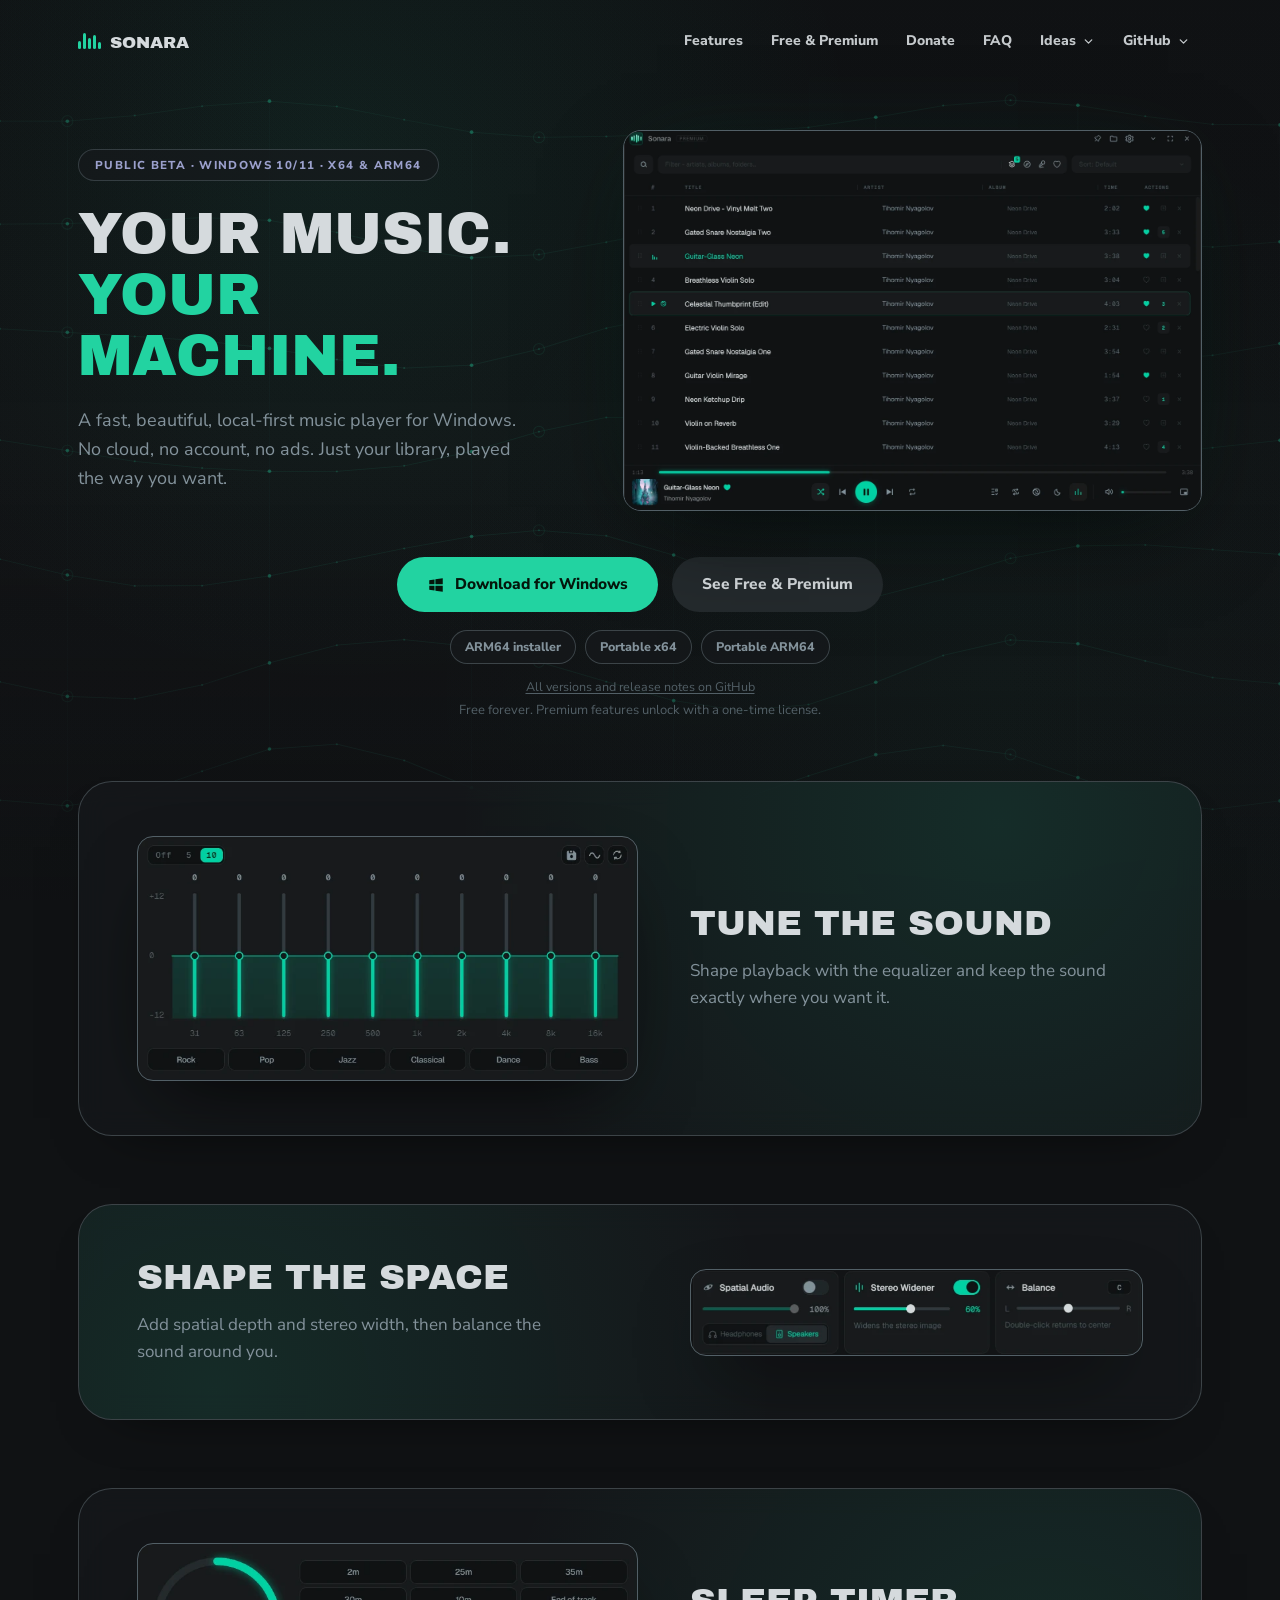
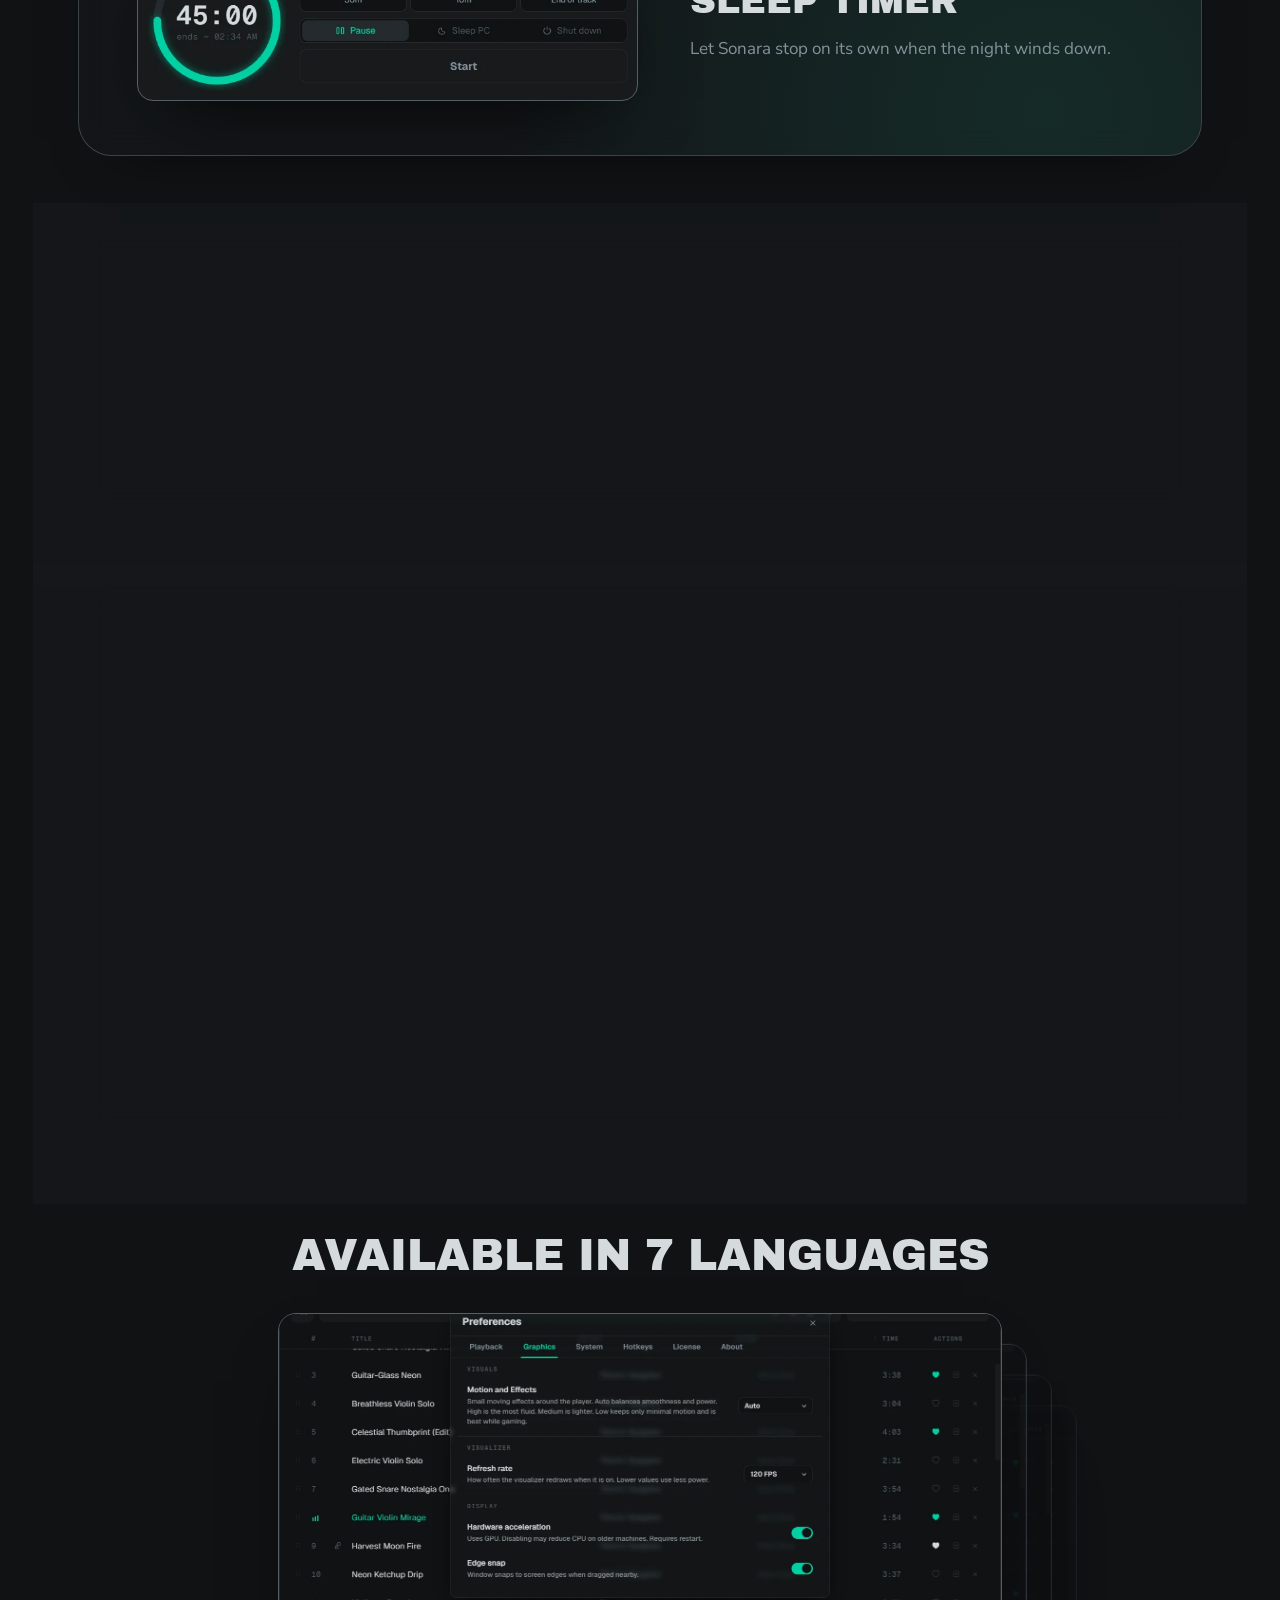
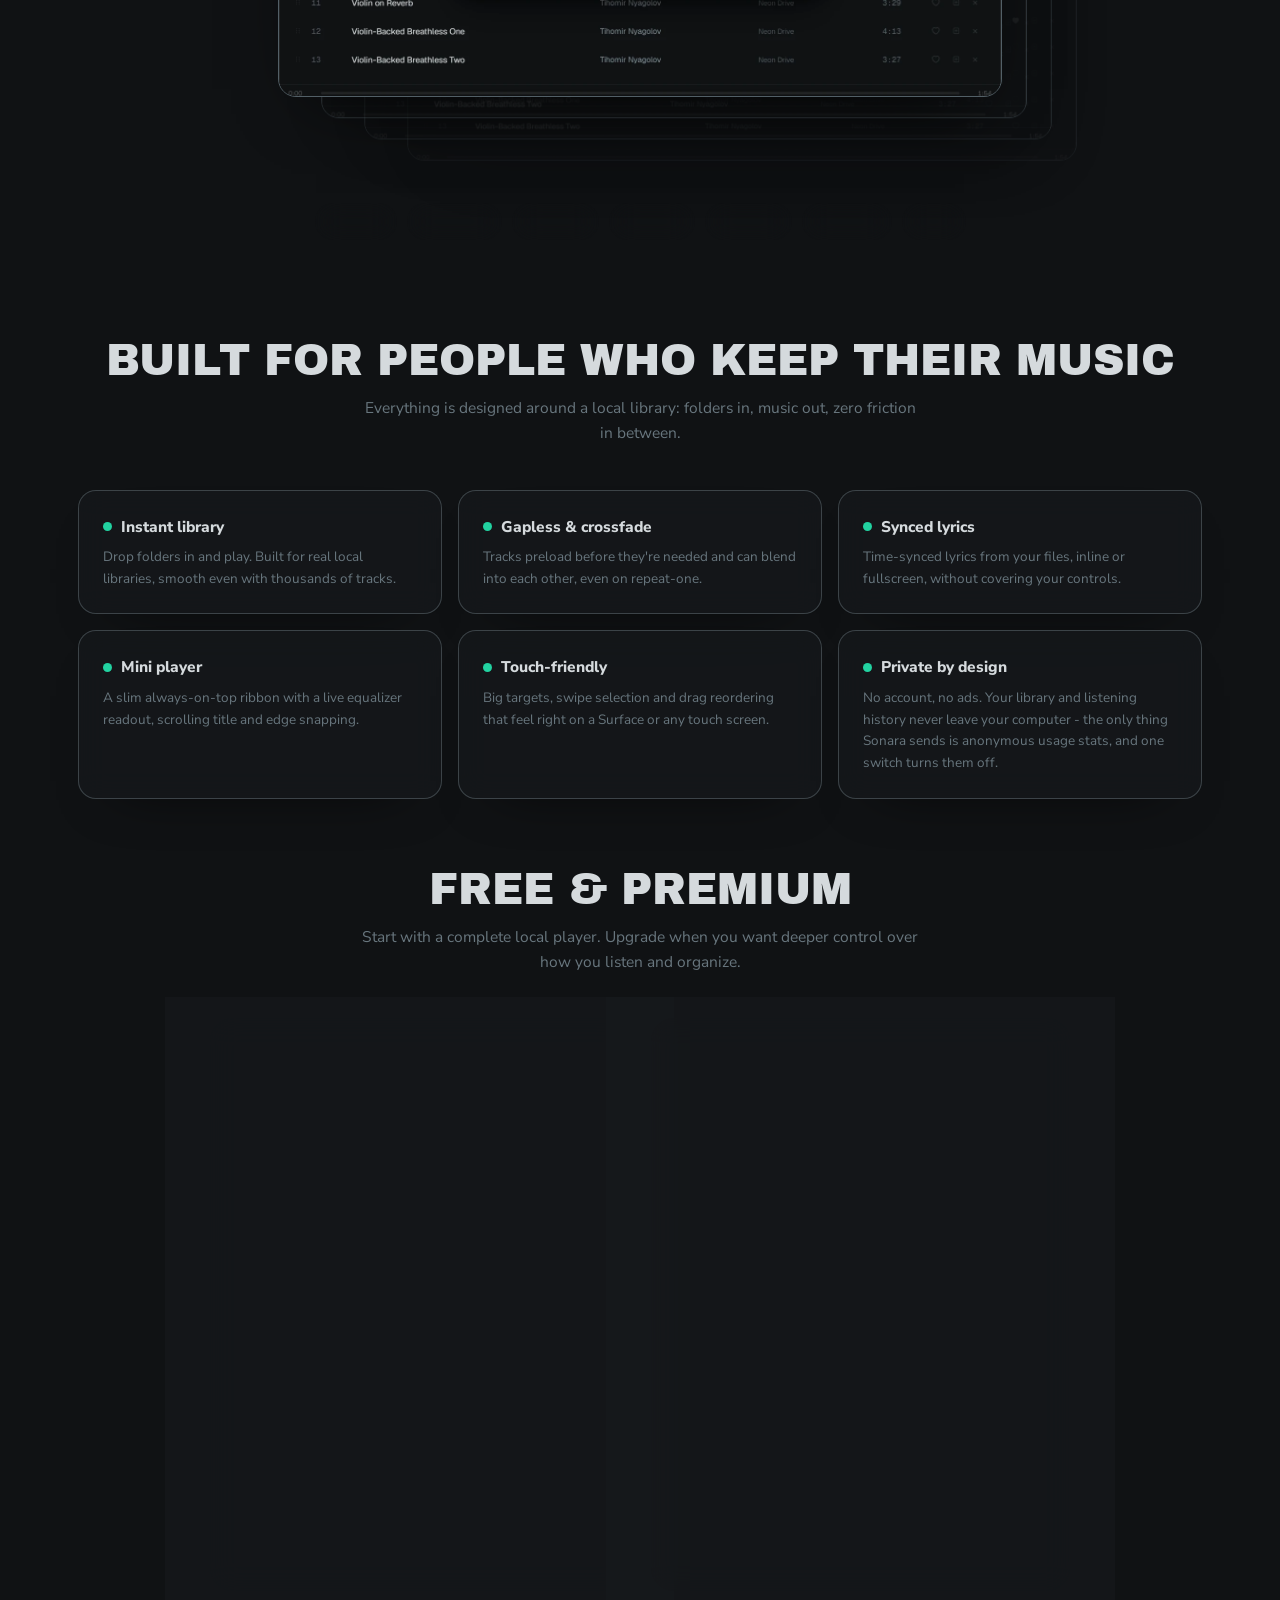
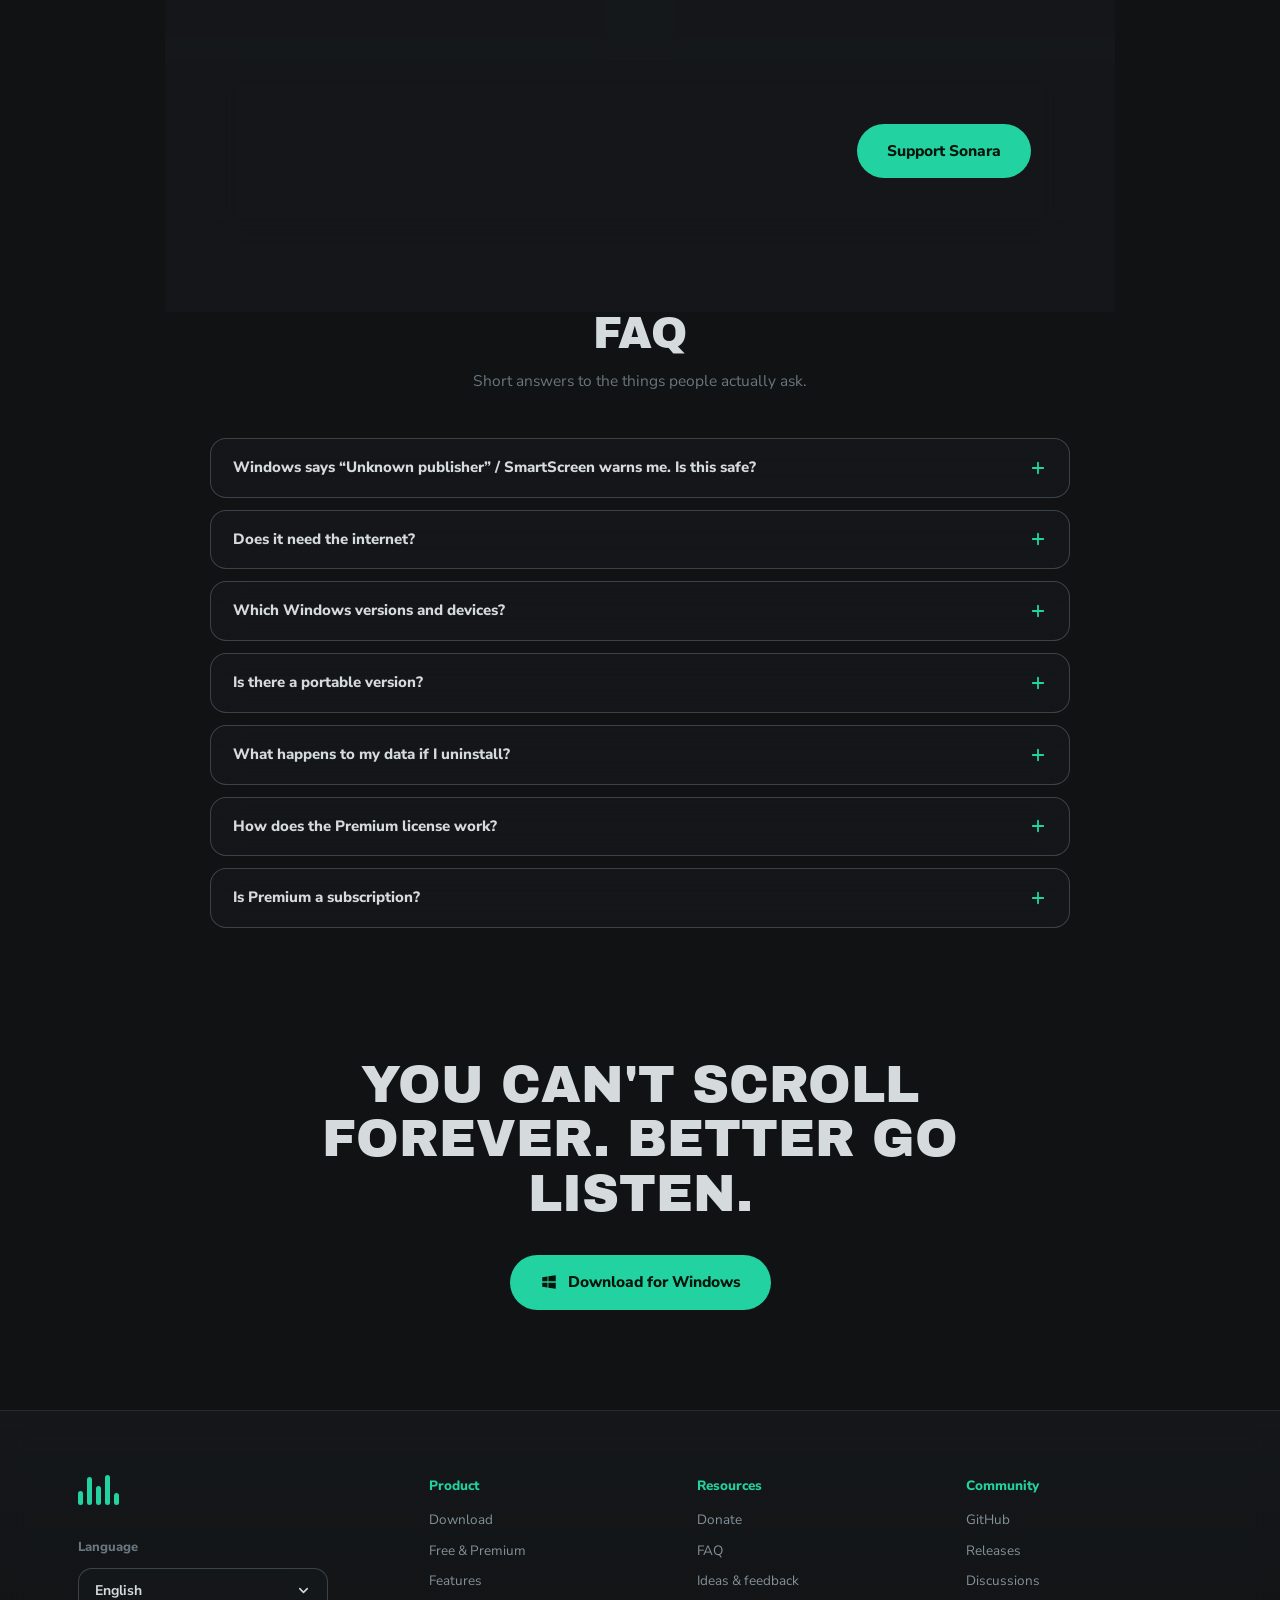
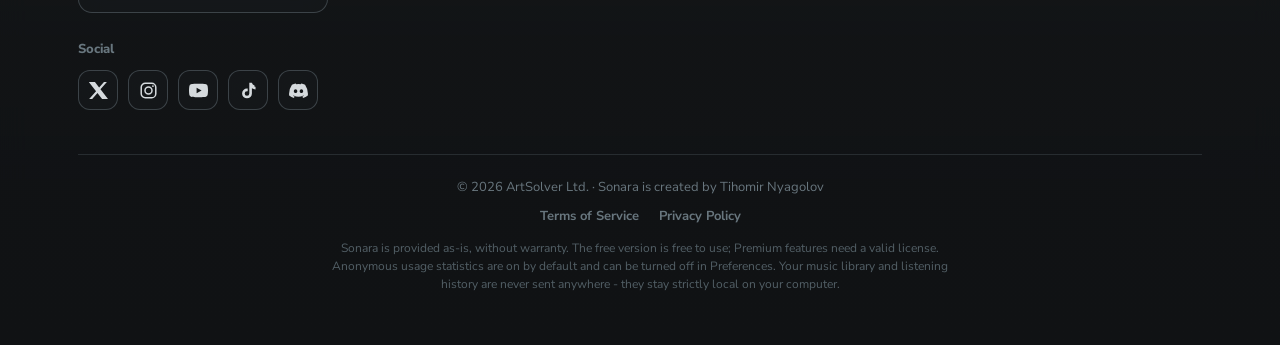
<file: index.html>
<!DOCTYPE html>
<html lang="en">
<head>
  <meta charset="UTF-8" />
  <meta name="viewport" content="width=device-width, initial-scale=1.0" />
  <title>Sonara - local-first music player for Windows</title>
  <meta name="description" content="A fast, beautiful, local-first music player for Windows. No cloud, no account, no ads. Just your library." />
  <!-- Deep AIR redesign (approved 2026-07-29): Sonara Mint accent, Archivo
       Black display font, real glass panels and the shared event-driven Wave
       background from site-wave.js. Final palette and material tokens live in
       site-deep-air.css and are shared by all four public pages. i18n stays in
       the inline dictionary (en/bg/de/es/fr/ru/zh, same locales as the player). -->
  <!-- TODO before the broad public release:
       1. Replace showcase screenshots when the final UI is ready.
       2. Name/logo are prototype - find-replace "Sonara" on final naming.
       (Checkout links went live 2026-07-03 with the tester release.) -->
  <link rel="preconnect" href="https://fonts.googleapis.com" />
  <link rel="preconnect" href="https://fonts.gstatic.com" crossorigin />
  <link href="https://fonts.googleapis.com/css2?family=Archivo+Black&family=Nunito+Sans:opsz,wght@6..12,400;6..12,600;6..12,700;6..12,800&display=swap" rel="stylesheet" />
  <!-- Shared cross-page config + language engine (single sources of truth). -->
  <script src="site-config.js"></script>
  <script src="site-lang.js"></script>
  <!-- Shared single-source chrome: the brand lockup (site-brand.js) and the
       download links, always the latest release (site-downloads.js). Same
       files every page uses, so a change lands in ONE place. -->
  <script src="site-brand.js"></script>
  <script src="site-downloads.js"></script>
  <script src="site-glow.js"></script>
  <style>
    :root {
      --bg: #08091a;
      --bg-card: #141737;
      --bg-elevated: #1d2044;
      --glass: rgba(24, 27, 60, 0.45);
      --glass-strong: rgba(20, 23, 55, 0.72);
      --glass-border: rgba(133, 145, 235, 0.16);
      /* ONE glass level for the whole site (owner decision 2026-07-18):
         every backdrop-filter on the page reads this, so a glass change is
         a single edit. The old stepped 18/16/14/10 scale is retired, and
         saturate() now applies to every glass surface, not just .panel. */
      --blur-glass: blur(18px) saturate(1.15);
      --border: #2b2f5c;
      --border-soft: #23264c;
      --chip-border: #383d6e;
      --text: #c3c6e2;
      --text-strong: #ffffff;
      --text-secondary: #aab0dd;
      --text-muted: #8489b8;
      --text-faint: #666c9e;
      --accent: #22D3A1;
      --accent-violet: #8f66ff;
      --on-accent: #04160b;
      --glow-1: rgba(34, 211, 161, 0.17);
      --glow-2: rgba(143, 102, 255, 0.15);
      --font-sans: "Nunito Sans", "Segoe UI", system-ui, sans-serif;
      --font-display: "Archivo Black", "Arial Black", sans-serif;
    }
    * { margin: 0; padding: 0; box-sizing: border-box; }
    html { scroll-behavior: smooth; overscroll-behavior-y: none; }
    body {
      background: var(--bg);
      color: var(--text);
      font-family: var(--font-sans);
      line-height: 1.6;
      -webkit-font-smoothing: antialiased;
      overflow-x: hidden;
      overscroll-behavior-y: none;
    }
    a { color: var(--accent); text-decoration: none; }
    a:hover { text-decoration: underline; }
    img { display: block; max-width: 100%; height: auto; }

    /* ── Themed scrollbars (page + language menu) ── */
    html { scrollbar-color: #2b2f5c #0a0b20; }
    ::-webkit-scrollbar { width: 12px; height: 12px; }
    ::-webkit-scrollbar-track { background: #0a0b20; }
    ::-webkit-scrollbar-thumb { background: #2b2f5c; border-radius: 999px; border: 3px solid #0a0b20; }
    ::-webkit-scrollbar-thumb:hover { background: #3a3f78; }
    .lang-menu { scrollbar-width: thin; scrollbar-color: rgba(195, 198, 226, 0.35) transparent; }
    .lang-menu::-webkit-scrollbar { width: 8px; }
    .lang-menu::-webkit-scrollbar-track { background: transparent; }
    .lang-menu::-webkit-scrollbar-thumb { background: rgba(195, 198, 226, 0.32); border: 2px solid transparent; background-clip: padding-box; border-radius: 999px; }
    .lang-menu::-webkit-scrollbar-thumb:hover { background: rgba(195, 198, 226, 0.5); background-clip: padding-box; }
    .d {
      font-family: var(--font-display);
      font-weight: 400;
      text-transform: uppercase;
      color: var(--text-strong);
      line-height: 1.06;
    }

    /* Legacy no-script background. The final Deep AIR palette and the
       interactive Wave canvas are shared by site-deep-air.css/site-wave.js. */
    .site-background {
      position: fixed; inset: 0; z-index: 0;
      pointer-events: none;
      background:
        radial-gradient(circle at 50% -20%, var(--glow-1), transparent 40%),
        radial-gradient(circle at 22% 24%, var(--glow-1), transparent 52%),
        radial-gradient(circle at 80% 12%, var(--glow-2), transparent 46%),
        radial-gradient(circle at 24% 86%, var(--glow-2), transparent 46%),
        linear-gradient(180deg, #0b0d26 0%, #08091a 46%, #060714 100%);
    }

    .wrap { position: relative; z-index: 1; max-width: 1180px; margin: 0 auto; padding: 0 28px; }

    /* ── Pills ── */
    .btn {
      display: inline-flex; align-items: center; gap: 10px;
      border-radius: 999px; padding: 15px 30px;
      font-weight: 800; font-size: 15.5px; cursor: pointer;
      transition: transform 0.12s ease, filter 0.15s ease, box-shadow 0.15s ease;
    }
    .btn:hover { text-decoration: none; transform: translateY(-2px); filter: brightness(1.1); box-shadow: 0 8px 24px -10px rgba(0, 0, 0, 0.6); }
    .btn-primary { background: var(--accent); color: var(--on-accent); }
    .btn-ghost { background: var(--bg-elevated); color: var(--text-strong); }
    .btn svg { width: 18px; height: 18px; fill: currentColor; }

    /* ── Nav (links always visible, Discord-style dropdowns) ── */
    nav { position: relative; z-index: 40; display: flex; align-items: center; justify-content: space-between; gap: 14px; padding: 22px 0; flex-wrap: wrap; }
    .brand { display: flex; align-items: flex-end; gap: 9px; color: var(--text-strong); }
    .brand:hover { color: var(--text-strong); text-decoration: none; }
    .brand-mark { display: inline-flex; align-items: flex-end; gap: 2px; height: 17px; }
    .brand-mark span { width: 3px; border-radius: 2px; background: var(--accent); }
    .brand-mark span:nth-child(1) { height: 8px; }
    .brand-mark span:nth-child(2) { height: 16px; }
    .brand-mark span:nth-child(3) { height: 11px; }
    .brand-mark span:nth-child(4) { height: 17px; }
    .brand-mark span:nth-child(5) { height: 7px; }
    .brand .brand-name { font-family: var(--font-display); text-transform: uppercase; font-size: 16px; }
    nav .links { display: flex; gap: 4px; font-size: 14px; font-weight: 800; align-items: center; flex-wrap: wrap; }
    nav .links > a, .nav-item > a { color: var(--text-strong); opacity: 0.92; padding: 8px 12px; border-radius: 999px; display: inline-flex; align-items: center; gap: 6px; }
    nav .links > a:hover, .nav-item > a:hover { opacity: 1; text-decoration: none; background: rgba(133, 145, 235, 0.12); }
    .chev { width: 13px; height: 13px; fill: none; stroke: currentColor; stroke-width: 2.4; stroke-linecap: round; stroke-linejoin: round; transition: transform 0.15s ease; }
    .nav-item { position: relative; }
    .nav-item:hover > a .chev, .nav-item:focus-within > a .chev { transform: rotate(180deg); }
    .menu {
      position: absolute; top: calc(100% + 8px); left: 50%;
      transform: translate(-50%, 6px);
      min-width: 216px; padding: 12px;
      background: var(--glass-strong);
      backdrop-filter: var(--blur-glass); -webkit-backdrop-filter: var(--blur-glass);
      border: 1px solid var(--glass-border); border-radius: 18px;
      display: flex; flex-direction: column; gap: 2px;
      opacity: 0; visibility: hidden;
      transition: opacity 0.15s ease, transform 0.15s ease, visibility 0.15s;
      z-index: 50;
    }
    .menu::before { content: ""; position: absolute; top: -12px; left: 0; right: 0; height: 12px; }
    .nav-item:hover .menu, .nav-item:focus-within .menu { opacity: 1; visibility: visible; transform: translate(-50%, 0); }
    .menu-label { font-size: 10.5px; letter-spacing: 0.1em; text-transform: uppercase; color: var(--text-faint); font-weight: 800; padding: 4px 12px 5px; }
    .menu a { display: block; padding: 8px 12px; border-radius: 10px; color: var(--text-strong); font-weight: 700; font-size: 13.5px; }
    .menu a:hover { background: rgba(34, 211, 161, 0.14); text-decoration: none; }

    /* ── Hero: copy left, rotating showcase right, actions centered below ── */
    header { position: relative; z-index: 1; padding: 48px 0 26px; }
    .hero-grid {
      display: grid; grid-template-columns: 0.92fr 1.08fr;
      gap: 52px; align-items: center;
    }
    .hero-copy { text-align: left; }
    .beta-pill {
      display: inline-block; padding: 6px 16px; border-radius: 999px;
      border: 1px solid var(--chip-border); color: #9ba0cc;
      background: var(--glass);
      font-size: 11.5px; font-weight: 800; letter-spacing: 0.12em; text-transform: uppercase;
      margin-bottom: 22px;
    }
    h1 { font-size: clamp(38px, 4.5vw, 62px); }
    h1 .accent { color: var(--accent); }
    .sub {
      max-width: 460px; margin: 20px 0 0; color: var(--text-secondary);
      font-size: clamp(16px, 1.5vw, 18px); font-weight: 400;
    }
    .product-showcase { position: relative; }
    .clean-spotlight {
      position: relative; width: 100%; aspect-ratio: 1477 / 972;
      overflow: hidden; border: 1px solid var(--border);
      border-radius: 18px; background: var(--bg-card);
      box-shadow: 0 30px 100px -34px rgba(0, 0, 0, 0.85), 0 0 90px -30px var(--glow-1);
      isolation: isolate;
    }
    .clean-spotlight img {
      position: absolute; inset: 0; width: 100%; height: 100%;
      object-fit: cover; opacity: 0; transform: scale(1.015);
      transition: opacity 900ms ease, transform 1600ms ease;
    }
    .clean-spotlight img.spotlight-cover-art { object-position: 68% center; }
    /* 16:9 shots lose 7.3% per side to the 1477/972 frame; this one carries its
       album art and title hard against the left edge, so shift the crop window. */
    .clean-spotlight img.spotlight-art-lyric { object-position: 12% center; }
    .clean-spotlight img.is-active { opacity: 1; transform: scale(1); }

    .hero-actions { text-align: center; margin-top: 46px; }
    .cta-row { display: flex; gap: 14px; justify-content: center; flex-wrap: wrap; }
    .dl-more {
      display: flex; align-items: center; justify-content: center; flex-wrap: wrap;
      gap: 9px; margin-top: 18px; font-size: 12.5px;
    }
    .dl-mini {
      display: inline-block; padding: 6px 14px; border-radius: 999px;
      background: var(--glass); border: 1px solid var(--glass-border);
      backdrop-filter: var(--blur-glass); -webkit-backdrop-filter: var(--blur-glass);
      color: var(--text); font-size: 12.5px; font-weight: 800;
      transition: transform 0.12s ease, filter 0.15s ease;
    }
    .dl-mini:hover { text-decoration: none; transform: translateY(-1px); filter: brightness(1.3); color: var(--text-strong); }
    .dl-notes { margin-top: 13px; display: flex; flex-direction: column; align-items: center; gap: 3px; }
    .dl-all-link { color: var(--text-faint); font-size: 12.5px; text-decoration: underline; text-underline-offset: 2px; }
    .dl-all-link:hover { color: var(--text-strong); }
    .cta-note { margin: 0; color: var(--text-faint); font-size: 13px; }

    /* ── Glass panels around the feature rows (Discord-style bubbles) ── */
    .sec { position: relative; z-index: 1; padding: 34px 0; }
    .panel {
      position: relative; overflow: hidden;
      border-radius: 34px; padding: 54px 58px;
      background: var(--glass);
      backdrop-filter: var(--blur-glass); -webkit-backdrop-filter: var(--blur-glass);
      border: 1px solid var(--glass-border);
    }
    .panel::before {
      content: ""; position: absolute; inset: 0; pointer-events: none;
      background: radial-gradient(circle at var(--px, 82%) var(--py, 12%), var(--ptint, rgba(34, 211, 161, 0.16)), transparent 56%);
    }
    .panel--mint { --ptint: rgba(34, 211, 161, 0.16); --px: 82%; --py: 12%; }
    .panel--violet { --ptint: rgba(143, 102, 255, 0.2); --px: 12%; --py: 88%; }
    .panel--rose { --ptint: rgba(233, 96, 175, 0.16); --px: 86%; --py: 84%; }
    .frow { position: relative; display: grid; grid-template-columns: 1.05fr 0.95fr; gap: 52px; align-items: center; }
    .frow.rev .fmedia { order: 2; }
    .frow h2 { font-size: clamp(24px, 2.8vw, 36px); margin-bottom: 14px; text-align: left; }
    .frow p { font-size: clamp(15px, 1.4vw, 17px); color: var(--text-secondary); max-width: 440px; }
    .fmedia { position: relative; }
    /* Outline instead of border: the border used to join the border-box
       aspect-ratio math and slightly squash the images. */
    .fmedia img {
      border-radius: 16px; outline: 1px solid var(--border); outline-offset: -1px;
      box-shadow: 0 30px 80px -30px rgba(0, 0, 0, 0.85);
    }
    .fmedia--eq img { width: 100%; }
    .fmedia--effects,
    .fmedia--sleep,
    .fmedia--compact { display: grid; justify-items: center; align-items: start; }
    .fmedia--effects img,
    .fmedia--sleep img { width: 100%; }
    .fmedia--compact img { width: 100%; border-radius: 12px; }
    .fmedia--shrunk { display: grid; justify-items: center; align-items: start; }
    .fmedia--shrunk img { width: auto; max-height: 440px; border-radius: 18px; }

    /* ── Languages (existing deck animation, new skin) ── */
    .languages { position: relative; z-index: 1; padding: 64px 0; text-align: center; overflow: hidden; }
    .languages h2 { font-size: clamp(28px, 3.4vw, 46px); margin-bottom: 34px; }
    .language-stack {
      position: relative; width: min(100%, 820px);
      height: clamp(300px, 36vw, 460px); overflow: visible;
      margin: 0 auto;
    }
    .language-stack img {
      position: absolute; left: 50%; top: 0;
      width: calc(100% - 96px); height: calc(100% - 76px);
      object-fit: cover; border-radius: 18px; border: 1px solid var(--border);
      box-shadow: 0 30px 70px -38px rgba(0, 0, 0, 0.95);
      z-index: 1; opacity: 0;
      transform: translate(calc(-50% + 72px), 54px) scale(0.94);
      transform-origin: 50% 50%;
      transition: opacity 1100ms ease, transform 1300ms cubic-bezier(0.16, 1, 0.3, 1);
      will-change: opacity, transform;
    }
    .language-stack img.is-active { z-index: 5; opacity: 1; transform: translate(-50%, 0) scale(1); }
    .language-stack img.is-next { z-index: 4; opacity: 0.48; transform: translate(calc(-50% + 34px), 26px) scale(0.975); }
    .language-stack img.is-after { z-index: 3; opacity: 0.3; transform: translate(calc(-50% + 68px), 52px) scale(0.95); }
    .language-stack img.is-back { z-index: 2; opacity: 0.18; transform: translate(calc(-50% + 102px), 78px) scale(0.925); }
    .language-stack img.is-leaving { z-index: 6; opacity: 0; transform: translate(calc(-50% - 16px), -10px) scale(1.01); }
    .language-list { display: flex; flex-wrap: wrap; justify-content: center; gap: 10px; margin-top: 30px; }
    .language-list button {
      background: var(--glass); border: 1px solid var(--chip-border); border-radius: 999px;
      backdrop-filter: var(--blur-glass); -webkit-backdrop-filter: var(--blur-glass);
      padding: 8px 17px; color: var(--text); font-family: var(--font-sans);
      font-size: 13.5px; font-weight: 700; white-space: nowrap; cursor: pointer;
      transition: color 180ms ease, border-color 180ms ease, background 180ms ease;
    }
    .language-list button:hover { color: var(--text-strong); border-color: var(--accent); }
    .language-list button.is-active { color: var(--on-accent); background: var(--accent); border-color: var(--accent); }

    /* ── Sections (features / pricing / faq) ── */
    section { position: relative; z-index: 1; }
    .sec-head h2 { font-size: clamp(28px, 3.4vw, 46px); text-align: center; }
    .section-sub { text-align: center; color: var(--text-muted); margin: 12px auto 44px; max-width: 560px; font-size: 15.5px; }

    /* ── Feature cards (translucent + blurred) ── */
    .grid { display: grid; grid-template-columns: repeat(3, 1fr); gap: 16px; }
    @media (max-width: 760px) { .grid { grid-template-columns: 1fr; } }
    .card {
      background: var(--glass); border: 1px solid var(--glass-border);
      backdrop-filter: var(--blur-glass); -webkit-backdrop-filter: var(--blur-glass);
      border-radius: 18px; padding: 24px;
      transition: transform 0.15s ease, border-color 0.15s ease;
    }
    .card:hover { transform: translateY(-3px); border-color: var(--border); }
    .card h3 { font-size: 15.5px; font-weight: 800; color: var(--text-strong); margin-bottom: 7px; display: flex; align-items: center; gap: 9px; }
    .card p { color: var(--text-muted); font-size: 13.5px; }
    .dot { width: 9px; height: 9px; border-radius: 50%; background: var(--accent); flex-shrink: 0; }

    /* ── Pricing ── */
    .tiers { display: grid; grid-template-columns: 1fr 1fr; gap: 22px; max-width: 860px; margin: 0 auto; text-align: left; }
    @media (max-width: 680px) { .tiers { grid-template-columns: 1fr; } }
    .tier {
      background: var(--glass); border: 1px solid var(--glass-border);
      backdrop-filter: var(--blur-glass); -webkit-backdrop-filter: var(--blur-glass);
      border-radius: 24px; padding: 32px;
    }
    .tier--premium { border: 2px solid var(--accent); position: relative; scroll-margin-top: 26px; }
    .tier h3 { font-family: var(--font-display); text-transform: uppercase; font-size: 17px; color: var(--text-strong); }
    .tier .price { font-size: 32px; font-weight: 800; color: var(--text-strong); margin: 8px 0 2px; }
    .tier .price small { font-size: 13.5px; font-weight: 700; color: var(--text-muted); }
    .tier .plan-note { color: var(--text-muted); font-size: 12.5px; margin-bottom: 18px; }
    .tier ul { list-style: none; display: flex; flex-direction: column; gap: 10px; font-size: 14px; color: var(--text-secondary); }
    .tier li { display: flex; gap: 10px; align-items: baseline; }
    .tick { color: var(--accent); font-weight: 800; flex-shrink: 0; }
    .tier .btn { width: 100%; justify-content: center; margin-top: 24px; font-size: 15px; padding: 13px 0; }
    .premium-badge {
      position: absolute; top: -13px; right: 22px; background: var(--accent); color: var(--on-accent);
      font-size: 11.5px; font-weight: 800; letter-spacing: 0.1em; text-transform: uppercase;
      padding: 4px 13px; border-radius: 999px;
    }

    /* ── Support ── */
    .support-block {
      max-width: 860px; margin: 0 auto;
      background: var(--glass); border: 1px solid var(--glass-border);
      backdrop-filter: var(--blur-glass); -webkit-backdrop-filter: var(--blur-glass);
      border-radius: 24px; padding: 34px 38px;
      display: flex; align-items: center; justify-content: space-between; gap: 28px;
      position: relative; overflow: hidden;
    }
    .support-block::before {
      content: ""; position: absolute; inset: 0; pointer-events: none;
      background: radial-gradient(circle at 88% 20%, rgba(34, 211, 161, 0.14), transparent 55%);
    }
    .support-copy { max-width: 540px; position: relative; }
    .support-copy h2 { font-size: clamp(22px, 2.4vw, 30px); text-align: left; }
    .support-copy p { margin-top: 10px; color: var(--text-secondary); font-size: 15px; }
    .support-block .btn { position: relative; }
    @media (max-width: 680px) { .support-block { align-items: flex-start; flex-direction: column; } }

    /* ── FAQ (smooth accordion: grid-rows height animation + icon spin) ── */
    .faq { max-width: 860px; margin: 0 auto; display: flex; flex-direction: column; gap: 12px; }
    .faq-item {
      background: var(--glass); border: 1px solid var(--glass-border);
      backdrop-filter: var(--blur-glass); -webkit-backdrop-filter: var(--blur-glass);
      border-radius: 16px; overflow: hidden;
      transition: border-color 0.3s ease;
    }
    .faq-item.open { border-color: rgba(34, 211, 161, 0.42); }
    .faq-q {
      width: 100%; display: flex; justify-content: space-between; align-items: center; gap: 16px;
      padding: 18px 22px; background: transparent; border: 0; cursor: pointer;
      color: var(--text-strong); font-family: var(--font-sans);
      font-weight: 800; font-size: 15px; text-align: left; line-height: 1.45;
    }
    .faq-plus {
      width: 18px; height: 18px; flex-shrink: 0;
      fill: none; stroke: var(--accent); stroke-width: 2.4; stroke-linecap: round;
      transition: transform 0.35s cubic-bezier(0.22, 1, 0.36, 1);
    }
    .faq-item.open .faq-plus { transform: rotate(135deg); }
    .faq-a { display: grid; grid-template-rows: 0fr; transition: grid-template-rows 0.4s cubic-bezier(0.22, 1, 0.36, 1); }
    .faq-item.open .faq-a { grid-template-rows: 1fr; }
    .faq-a-inner { min-height: 0; overflow: hidden; }
    .faq-a-inner p {
      color: var(--text-secondary); font-size: 14px; padding: 0 22px 18px; margin: 0;
      opacity: 0; transform: translateY(-6px);
      transition: opacity 0.3s ease 0.08s, transform 0.35s cubic-bezier(0.22, 1, 0.36, 1) 0.05s;
    }
    .faq-item.open .faq-a-inner p { opacity: 1; transform: none; }

    /* Fallback when backdrop-filter is unsupported */
    @supports not ((backdrop-filter: blur(1px)) or (-webkit-backdrop-filter: blur(1px))) {
      .panel, .card, .tier, .faq-item, .support-block, .menu, .lang-menu, .dl-mini, .language-list button { background: #141737; }
    }

    /* ── End CTA ── */
    .endcta { position: relative; z-index: 1; text-align: center; padding: 96px 0 100px; overflow: hidden; }
    .endcta h2 { font-size: clamp(30px, 4vw, 54px); max-width: 840px; margin: 0 auto 34px; }

    /* ── Footer (gradient, language, social, giant wordmark) ── */
    footer {
      position: relative; z-index: 1;
      background: linear-gradient(180deg, #0b0d26 0%, #101538 42%, #0e352c 100%);
      border-top: 1px solid var(--border-soft);
      padding: 64px 0 52px;
      color: var(--text-muted); font-size: 13px;
    }
    .fgrid { display: grid; grid-template-columns: 1.35fr 1fr 1fr 1fr; gap: 32px; }
    @media (max-width: 760px) { .fgrid { grid-template-columns: 1fr 1fr; } }
    .brand-mark--big { height: 30px; gap: 4px; }
    .brand-mark--big span { width: 5px; border-radius: 3px; }
    .brand-mark--big span:nth-child(1) { height: 14px; }
    .brand-mark--big span:nth-child(2) { height: 28px; }
    .brand-mark--big span:nth-child(3) { height: 19px; }
    .brand-mark--big span:nth-child(4) { height: 30px; }
    .brand-mark--big span:nth-child(5) { height: 12px; }
    .flabel { margin: 26px 0 10px; color: var(--text-muted); font-weight: 800; font-size: 13px; }
    .lang-select { position: relative; max-width: 250px; }
    .lang-btn {
      width: 100%; display: flex; justify-content: space-between; align-items: center; gap: 10px;
      background: rgba(29, 32, 68, 0.55); border: 1px solid var(--border); border-radius: 14px;
      padding: 12px 16px; color: var(--text-strong);
      font-family: var(--font-sans); font-size: 14px; font-weight: 700; cursor: pointer;
      transition: border-color 0.15s ease;
    }
    .lang-btn:hover { border-color: var(--chip-border); }
    .lang-btn .chev { width: 15px; height: 15px; }
    .lang-select.open .lang-btn .chev { transform: rotate(180deg); }
    .lang-menu {
      position: absolute; bottom: calc(100% + 8px); left: 0; right: 0;
      background: var(--glass-strong);
      backdrop-filter: var(--blur-glass); -webkit-backdrop-filter: var(--blur-glass);
      border: 1px solid var(--glass-border); border-radius: 14px;
      padding: 8px; display: none; z-index: 30;
      max-height: 250px; overflow: auto;
    }
    .lang-select.open .lang-menu { display: block; }
    .lang-menu button {
      width: 100%; text-align: left; background: transparent; border: 0;
      color: var(--text-strong); font-family: var(--font-sans); font-weight: 700; font-size: 13.5px;
      padding: 9px 12px; border-radius: 10px; cursor: pointer;
    }
    .lang-menu button:hover { background: rgba(34, 211, 161, 0.14); }
    .lang-menu button.is-active { background: var(--accent); color: var(--on-accent); }
    .social { display: flex; gap: 10px; flex-wrap: wrap; }
    /* Higher specificity than ".fgrid a" (which sets display:block + margins
       for the link columns) so the icon tiles keep their flex centering. */
    .fgrid .social a {
      width: 40px; height: 40px; border-radius: 12px;
      display: flex; align-items: center; justify-content: center;
      margin: 0; padding: 0;
      color: var(--text-strong); background: rgba(29, 32, 68, 0.55); border: 1px solid var(--border);
      transition: transform 0.12s ease, color 0.15s ease, border-color 0.15s ease;
    }
    .fgrid .social a:hover { transform: translateY(-2px); color: var(--accent); border-color: var(--chip-border); text-decoration: none; }
    .social svg { width: 19px; height: 19px; display: block; }
    .fgrid h4 { color: var(--accent); font-size: 13.5px; font-weight: 800; margin-bottom: 13px; }
    .fgrid a { display: block; color: var(--text); font-size: 13.5px; margin-bottom: 9px; }
    .legal { margin-top: 44px; padding-top: 22px; border-top: 1px solid rgba(133, 145, 235, 0.14); text-align: center; }
    .legal .legal-links { margin-top: 8px; font-size: 13px; }
    .legal .legal-links a { color: var(--text-muted); font-weight: 700; margin: 0 10px; }
    .legal .legal-links a:hover { color: var(--accent); }
    .legal .fine { margin: 12px auto 0; font-size: 12px; color: var(--text-faint); max-width: 640px; line-height: 1.5; }
    /* Safety strip for browsers that ignore overscroll-behavior (rubber-band
       overscroll would otherwise flash the fixed background below the page).
       Painted as box-shadow: pure ink, adds zero scrollable height (an
       absolutely positioned strip would re-create the very gap it guards). */
    footer { box-shadow: 0 220px 0 0 #0e352c; }

    @media (max-width: 900px) {
      .hero-grid { grid-template-columns: 1fr; gap: 34px; }
      .hero-copy { text-align: center; }
      .sub { margin: 20px auto 0; }
      .panel { padding: 30px 24px; border-radius: 26px; }
      .frow, .frow.rev { grid-template-columns: 1fr; gap: 28px; }
      .frow.rev .fmedia { order: 0; }
      .frow h2 { text-align: center; }
      .frow p { text-align: center; margin: 0 auto; }
      .sec { padding: 22px 0; }
      .languages { padding: 48px 0; }
      .language-stack { height: 420px; }
      .language-stack img { width: calc(100% - 72px); height: calc(100% - 62px); }
      nav .links { font-size: 13px; }
    }
    @media (max-width: 560px) {
      .language-stack { height: 300px; }
      .language-stack img { width: calc(100% - 42px); height: calc(100% - 44px); }
      .language-stack img.is-next { transform: translate(calc(-50% + 16px), 14px) scale(0.965); }
      .language-stack img.is-after { transform: translate(calc(-50% + 32px), 28px) scale(0.93); }
      .language-stack img.is-back { transform: translate(calc(-50% + 48px), 42px) scale(0.895); }
    }
    @media (prefers-reduced-motion: reduce) {
      .clean-spotlight img { transition: none; transform: none; }
      .language-stack img { transition: none; }
      .language-stack img.is-active { transform: translate(-50%, 0) scale(1); }
      .faq-a, .faq-a-inner p, .faq-plus, .faq-item { transition: none; }
    }

  </style>
  <link rel="stylesheet" href="site-deep-air.css" />
  <script src="site-wave.js" defer></script>
</head>
<body>
  <div class="site-background" aria-hidden="true"></div>

  <div class="wrap">
    <nav>
      <!-- Brand lockup rendered by site-brand.js (the ONE canonical mark +
           wordmark, aligned in one place). -->
      <a data-brand href="./" aria-label="Sonara home"></a>
      <span class="links">
        <a href="#features">Features</a>
        <a href="#pricing">Free &amp; Premium</a>
        <a href="#support">Donate</a>
        <a href="#faq">FAQ</a>
        <span class="nav-item">
          <a id="nav-ideas" href="#" rel="noopener">Ideas<svg class="chev" viewBox="0 0 24 24" aria-hidden="true"><path d="M6 9l6 6 6-6" /></svg></a>
          <span class="menu">
            <span class="menu-label">Categories</span>
            <a id="nav-cat-ideas" href="#" rel="noopener">Ideas &amp; feedback</a>
            <a id="nav-cat-announcements" href="#" rel="noopener">Announcements</a>
            <a id="nav-cat-general" href="#" rel="noopener">General</a>
            <a id="nav-cat-qa" href="#" rel="noopener">Q&amp;A</a>
          </span>
        </span>
        <span class="nav-item">
          <a id="nav-github" href="#" rel="noopener">GitHub<svg class="chev" viewBox="0 0 24 24" aria-hidden="true"><path d="M6 9l6 6 6-6" /></svg></a>
          <span class="menu">
            <span class="menu-label">Project</span>
            <a id="nav-gh-repo" href="#" rel="noopener">Repository</a>
            <a id="nav-gh-releases" href="#" rel="noopener">Releases</a>
            <a id="nav-gh-discussions" href="#" rel="noopener">Discussions</a>
          </span>
        </span>
      </span>
    </nav>

    <header>
      <div class="hero-grid">
        <div class="hero-copy">
          <span class="beta-pill">Public beta · Windows 10/11 · x64 &amp; ARM64</span>
          <h1 class="d">Your music.<br /><span class="accent">Your machine.</span></h1>
          <p class="sub">
            A fast, beautiful, local-first music player for Windows.
            No cloud, no account, no ads. Just your library, played the way you want.
          </p>
        </div>
        <div class="product-showcase" aria-label="Sonara screenshots">
          <div class="clean-spotlight" data-clean-spotlight>
            <img class="is-active" src="Img Player Screenshot.webp" width="1450" height="963" alt="Sonara library view" />
            <img class="spotlight-cover-art" src="Img - Cover.webp" width="1672" height="941" alt="Sonara cover artwork" />
            <img src="Img Jump To track.webp" width="1450" height="963" alt="Sonara jump to track" />
            <img src="Img Player - Vinyl Puls - Visualisation.webp" width="1920" height="1080" alt="Sonara vinyl pulse visualiser" />
            <img class="spotlight-art-lyric" src="Img Player - Album Art Lyric - Visualisation.webp" width="1920" height="1080" alt="Sonara album art visualiser with lyrics" />
            <img src="Img Player - Vinyl Puls Lyric- Visualisation.webp" width="1920" height="1080" alt="Sonara vinyl pulse visualiser with lyrics" />
            <img src="Img Player - Album Art - Visualisation.webp" width="1920" height="1080" alt="Sonara album art visualiser" />
          </div>
        </div>
      </div>
      <div class="hero-actions">
        <div class="cta-row">
          <a id="dl-x64" class="btn btn-primary" data-glow data-dl="x64" href="#" rel="noopener"><svg viewBox="0 0 24 24" aria-hidden="true"><path d="M3 5.5 10 4.6V11H3V5.5ZM3 12.9H10V19.3L3 18.4V12.9ZM11.2 4.4 21 3V11H11.2V4.4ZM11.2 12.9H21V21L11.2 19.5V12.9Z"/></svg><span>Download for Windows</span></a>
          <a class="btn btn-ghost" href="#pricing">See Free &amp; Premium</a>
        </div>
        <div class="dl-more">
          <a id="dl-arm64" class="dl-mini" data-dl="arm64" href="#" rel="noopener" title="Installer for Snapdragon / ARM laptops.">ARM64 installer</a>
          <a id="dl-portable-x64" class="dl-mini" data-dl="portable-x64" href="#" rel="noopener" title="Unzip and play, no install.">Portable x64</a>
          <a id="dl-portable-arm64" class="dl-mini" data-dl="portable-arm64" href="#" rel="noopener" title="Portable zip for ARM laptops.">Portable ARM64</a>
        </div>
        <div class="dl-notes">
          <a id="dl-all" class="dl-all-link" data-dl="releases" href="#" rel="noopener">All versions and release notes on GitHub</a>
          <p class="cta-note">Free forever. Premium features unlock with a one-time license.</p>
        </div>
      </div>
    </header>
  </div>

  <div class="sec">
    <div class="wrap">
      <div class="panel panel--mint">
        <article class="frow">
          <div class="fmedia fmedia--eq">
            <img src="Img Equalizer.webp" width="758" height="371" alt="Sonara equalizer settings" />
          </div>
          <div>
            <h2 class="d">Tune the sound</h2>
            <p>Shape playback with the equalizer and keep the sound exactly where you want it.</p>
          </div>
        </article>
      </div>
    </div>
  </div>

  <div class="sec">
    <div class="wrap">
      <div class="panel panel--violet">
        <article class="frow rev">
          <div class="fmedia fmedia--effects">
            <img src="Img Effects.webp" width="769" height="148" alt="Sonara spatial audio, stereo width and balance effects" />
          </div>
          <div>
            <h2 class="d">Shape the space</h2>
            <p>Add spatial depth and stereo width, then balance the sound around you.</p>
          </div>
        </article>
      </div>
    </div>
  </div>

  <div class="sec">
    <div class="wrap">
      <div class="panel panel--rose">
        <article class="frow">
          <div class="fmedia fmedia--sleep">
            <img src="Img Sleep Timer.webp" width="758" height="239" alt="Sonara sleep timer" />
          </div>
          <div>
            <h2 class="d">Sleep timer</h2>
            <p>Let Sonara stop on its own when the night winds down.</p>
          </div>
        </article>
      </div>
    </div>
  </div>

  <div class="sec">
    <div class="wrap">
      <div class="panel panel--mint">
        <article class="frow rev">
          <div class="fmedia fmedia--compact">
            <img src="Img Compact Player.webp" width="628" height="56" alt="Sonara compact player" />
          </div>
          <div>
            <h2 class="d">Small when your work needs the screen</h2>
            <p>Keep playback close while games, creative tools or the desktop stay in front.</p>
          </div>
        </article>
      </div>
    </div>
  </div>

  <div class="sec">
    <div class="wrap">
      <div class="panel panel--violet" style="--px: 14%; --py: 16%;">
        <article class="frow">
          <div class="fmedia fmedia--shrunk">
            <img src="Img Super Shrunk Player.webp" width="475" height="963" alt="Sonara super shrunk player" />
          </div>
          <div>
            <h2 class="d">Super shrunk</h2>
            <p>A minimal shape for moments when the music should stay present, not visible.</p>
          </div>
        </article>
      </div>
    </div>
  </div>

  <section class="languages">
    <div class="wrap">
      <h2 class="d">Available in 7 languages</h2>
      <div class="language-stack" data-language-deck aria-hidden="true">
        <img class="is-active" src="Lang English.webp" width="1520" height="995" alt="" />
        <img class="is-next" src="Lang Bulgarian.webp" width="1520" height="995" alt="" />
        <img class="is-after" src="Lang Deutsch.webp" width="1520" height="995" alt="" />
        <img class="is-back" src="Lang Español.webp" width="1520" height="995" alt="" />
        <img src="Lang Français.webp" width="1520" height="995" alt="" />
        <img src="Lang Русский.webp" width="1520" height="995" alt="" />
        <img src="Lang 中文.webp" width="1520" height="995" alt="" />
      </div>
      <div class="language-list" aria-label="Supported languages">
        <button type="button" class="is-active" data-language-chip="0" aria-label="Show English screenshot">English</button>
        <button type="button" data-language-chip="1" aria-label="Show Bulgarian screenshot">Bulgarian</button>
        <button type="button" data-language-chip="2" aria-label="Show Deutsch screenshot">Deutsch</button>
        <button type="button" data-language-chip="3" aria-label="Show Español screenshot">Español</button>
        <button type="button" data-language-chip="4" aria-label="Show Français screenshot">Français</button>
        <button type="button" data-language-chip="5" aria-label="Show Russian screenshot">Русский</button>
        <button type="button" data-language-chip="6" aria-label="Show Chinese screenshot">中文</button>
      </div>
    </div>
  </section>

  <section id="features" class="sec">
    <div class="wrap">
      <div class="sec-head"><h2 class="d">Built for people who keep their music</h2></div>
      <p class="section-sub">Everything is designed around a local library: folders in, music out, zero friction in between.</p>
      <div class="grid">
        <div class="card"><h3><span class="dot"></span>Instant library</h3><p>Drop folders in and play. Built for real local libraries, smooth even with thousands of tracks.</p></div>
        <div class="card"><h3><span class="dot"></span>Gapless &amp; crossfade</h3><p>Tracks preload before they're needed and can blend into each other, even on repeat-one.</p></div>
        <div class="card"><h3><span class="dot"></span>Synced lyrics</h3><p>Time-synced lyrics from your files, inline or fullscreen, without covering your controls.</p></div>
        <div class="card"><h3><span class="dot"></span>Mini player</h3><p>A slim always-on-top ribbon with a live equalizer readout, scrolling title and edge snapping.</p></div>
        <div class="card"><h3><span class="dot"></span>Touch-friendly</h3><p>Big targets, swipe selection and drag reordering that feel right on a Surface or any touch screen.</p></div>
        <div class="card"><h3><span class="dot"></span>Private by design</h3><p>No account, no ads. Your library and listening history never leave your computer - the only thing Sonara sends is anonymous usage stats, and one switch turns them off.</p></div>
      </div>
    </div>
  </section>

  <section id="pricing" class="sec">
    <div class="wrap">
      <div class="sec-head"><h2 class="d">Free &amp; Premium</h2></div>
      <p class="section-sub">Start with a complete local player. Upgrade when you want deeper control over how you listen and organize.</p>
      <div class="tiers">
        <div class="tier">
          <h3>Free</h3>
          <div class="price">$0</div>
          <div class="plan-note">No account · no time limits</div>
          <ul>
            <li><span class="tick">✓</span>Local music library with fast search and sorting</li>
            <li><span class="tick">✓</span>Smooth listening with a 5-band EQ, crossfade and gapless playback</li>
            <li><span class="tick">✓</span>Mini player, 3D visualizer and synced lyrics</li>
            <li><span class="tick">✓</span>Performance modes for games, creative work and battery life</li>
            <li><span class="tick">✓</span>Native x64 and ARM64 builds for Windows 10/11</li>
            <li><span class="tick">✓</span>Media keys, hotkeys, Discord presence and touch-friendly controls</li>
            <li><span class="tick">✓</span>Likes, playlists, queue basics and quick copy from the playlist</li>
          </ul>
          <a class="btn btn-ghost" id="dl-free" data-dl="x64" href="#" rel="noopener">Download free</a>
        </div>
        <!-- #premium lives on the CARD, not the section: the player's
             "Get Premium" links open ...#premium and should land on the
             Premium plan itself (on narrow windows the Free card would
             otherwise fill the first screen). The nav uses #pricing. -->
        <div class="tier tier--premium" id="premium">
          <span class="premium-badge">Premium</span>
          <h3>Sonara Premium</h3>
          <!-- Price printed from site-config.js (single source of truth). -->
          <div class="price"><span data-sonara-price="usd">$9.99</span> <small>one-time</small></div>
          <div class="plan-note">One license · up to 3 of your computers · works offline</div>
          <ul>
            <li><span class="tick">✓</span>Everything in Free, plus:</li>
            <li><span class="tick">✓</span>Full 10-band EQ with saved custom presets</li>
            <li><span class="tick">✓</span>Spatial audio and stereo width effects</li>
            <li><span class="tick">✓</span>Unlimited Play Next queue</li>
            <li><span class="tick">✓</span>Never Repeat and Listening Order</li>
            <li><span class="tick">✓</span>End the night by putting your PC to sleep or shutting it down</li>
            <li><span class="tick">✓</span>Super-likes and saved likes inside your music files</li>
            <li><span class="tick">✓</span>Multi-copy for song names and files</li>
            <li><span class="tick">✓</span>Precise drag-and-drop placement from File Explorer</li>
          </ul>
          <a class="btn btn-primary" id="buy-premium" href="#premium" rel="noopener">Checkout</a>
        </div>
      </div>
    </div>
  </section>

  <section id="support" class="sec">
    <div class="wrap">
      <div class="support-block">
        <div class="support-copy">
          <h2 class="d">Support Development</h2>
          <p>Sonara is built independently. Voluntary contributions help cover development time, testing, and release costs. Pay what you want - every bit helps and none of it is required.</p>
        </div>
        <a class="btn btn-primary" id="support-action" href="#support">Support Sonara</a>
      </div>
    </div>
  </section>

  <section id="faq" class="sec">
    <div class="wrap">
      <div class="sec-head"><h2 class="d">FAQ</h2></div>
      <p class="section-sub">Short answers to the things people actually ask.</p>
      <div class="faq">
        <div class="faq-item">
          <button type="button" class="faq-q" aria-expanded="false">
            <span>Windows says “Unknown publisher” / SmartScreen warns me. Is this safe?</span>
            <svg class="faq-plus" viewBox="0 0 24 24" aria-hidden="true"><path d="M12 5v14M5 12h14" /></svg>
          </button>
          <div class="faq-a"><div class="faq-a-inner">
            <p>Yes. The beta is simply not code-signed yet (certificates are expensive for a free beta). Click <em>More info → Run anyway</em>. Every download is built from the same source and published only on our GitHub Releases page. A Microsoft Store version (signed by Microsoft) is planned for the stable release.</p>
          </div></div>
        </div>
        <div class="faq-item">
          <button type="button" class="faq-q" aria-expanded="false">
            <span>Does it need the internet?</span>
            <svg class="faq-plus" viewBox="0 0 24 24" aria-hidden="true"><path d="M12 5v14M5 12h14" /></svg>
          </button>
          <div class="faq-a"><div class="faq-a-inner">
            <p>No. Sonara is local-first: playback, your library and lyrics work fully offline. Activating a purchased Premium license takes one brief online check; after that Premium works fully offline too. The only optional network features are the update check and Discord presence.</p>
          </div></div>
        </div>
        <div class="faq-item">
          <button type="button" class="faq-q" aria-expanded="false">
            <span>Which Windows versions and devices?</span>
            <svg class="faq-plus" viewBox="0 0 24 24" aria-hidden="true"><path d="M12 5v14M5 12h14" /></svg>
          </button>
          <div class="faq-a"><div class="faq-a-inner">
            <p>Windows 10 and 11, with native builds for both x64 and ARM64. Snapdragon laptops run Sonara natively, not emulated.</p>
          </div></div>
        </div>
        <div class="faq-item">
          <button type="button" class="faq-q" aria-expanded="false">
            <span>Is there a portable version?</span>
            <svg class="faq-plus" viewBox="0 0 24 24" aria-hidden="true"><path d="M12 5v14M5 12h14" /></svg>
          </button>
          <div class="faq-a"><div class="faq-a-inner">
            <p>Yes. A zip you can unpack anywhere and run, no installation. Perfect for USB sticks and locked-down machines.</p>
          </div></div>
        </div>
        <div class="faq-item">
          <button type="button" class="faq-q" aria-expanded="false">
            <span>What happens to my data if I uninstall?</span>
            <svg class="faq-plus" viewBox="0 0 24 24" aria-hidden="true"><path d="M12 5v14M5 12h14" /></svg>
          </button>
          <div class="faq-a"><div class="faq-a-inner">
            <p>The uninstaller asks. By default your library, likes and settings are kept, so reinstalling later picks everything back up. You can choose to wipe everything instead.</p>
          </div></div>
        </div>
        <div class="faq-item">
          <button type="button" class="faq-q" aria-expanded="false">
            <span>How does the Premium license work?</span>
            <svg class="faq-plus" viewBox="0 0 24 24" aria-hidden="true"><path d="M12 5v14M5 12h14" /></svg>
          </button>
          <div class="faq-a"><div class="faq-a-inner">
            <p>One account, one-time payment, up to 3 of your own computers. Buy with your email, then sign in with that same email in the app - Premium activates by itself, no license key to copy, and after that it works offline. Moving to a new computer is easy: remove one in the app and sign in on the new one.</p>
          </div></div>
        </div>
        <div class="faq-item">
          <button type="button" class="faq-q" aria-expanded="false">
            <span>Is Premium a subscription?</span>
            <svg class="faq-plus" viewBox="0 0 24 24" aria-hidden="true"><path d="M12 5v14M5 12h14" /></svg>
          </button>
          <div class="faq-a"><div class="faq-a-inner">
            <p>No. It's a one-time purchase and the license is yours forever. If the price rises as bigger features arrive, licenses already bought simply keep working - buying early only means paying less.</p>
          </div></div>
        </div>
      </div>
    </div>
  </section>

  <section class="endcta">
    <div class="wrap">
      <h2 class="d">You can't scroll forever. Better go listen.</h2>
      <a id="dl-cta" class="btn btn-primary" data-glow data-dl="x64" href="#" rel="noopener"><svg viewBox="0 0 24 24" aria-hidden="true"><path d="M3 5.5 10 4.6V11H3V5.5ZM3 12.9H10V19.3L3 18.4V12.9ZM11.2 4.4 21 3V11H11.2V4.4ZM11.2 12.9H21V21L11.2 19.5V12.9Z"/></svg><span>Download for Windows</span></a>
    </div>
  </section>

  <footer>
    <div class="wrap">
      <div class="fgrid">
        <div>
          <span class="brand-mark brand-mark--big" aria-hidden="true"><span></span><span></span><span></span><span></span><span></span></span>
          <div class="flabel">Language</div>
          <!-- Site language selector: UI only for now. The site gets
               translated into the player's 7 locales AFTER the design
               is approved (en/bg/de/es/fr/ru/zh). -->
          <div class="lang-select" id="lang-select">
            <button type="button" class="lang-btn" aria-haspopup="listbox">
              <span id="lang-current">English</span>
              <svg class="chev" viewBox="0 0 24 24" aria-hidden="true"><path d="M6 9l6 6 6-6" /></svg>
            </button>
            <div class="lang-menu" role="listbox" aria-label="Site language">
              <button type="button" class="is-active" data-lang="en">English</button>
              <button type="button" data-lang="bg">Български</button>
              <button type="button" data-lang="de">Deutsch</button>
              <button type="button" data-lang="es">Español</button>
              <button type="button" data-lang="fr">Français</button>
              <button type="button" data-lang="ru">Русский</button>
              <button type="button" data-lang="zh">中文</button>
            </div>
          </div>
          <div class="flabel">Social</div>
          <div class="social" aria-label="Sonara on social media">
            <a id="soc-x" href="#" rel="noopener" aria-label="Sonara on X"><svg viewBox="0 0 24 24" fill="currentColor" aria-hidden="true"><path d="M18.9 1.2h3.7l-8.1 9.3 9.5 12.3h-7.5l-5.8-7.6-6.7 7.6H.2l8.7-9.9L-.2 1.2h7.7l5.3 6.9 6.1-6.9z"/></svg></a>
            <a id="soc-instagram" href="#" rel="noopener" aria-label="Sonara on Instagram"><svg viewBox="0 0 24 24" fill="none" stroke="currentColor" stroke-width="1.9" stroke-linecap="round" aria-hidden="true"><rect x="2.8" y="2.8" width="18.4" height="18.4" rx="5.2"/><circle cx="12" cy="12" r="4.4"/><circle cx="17.6" cy="6.4" r="1.15" fill="currentColor" stroke="none"/></svg></a>
            <a id="soc-youtube" href="#" rel="noopener" aria-label="Sonara on YouTube"><svg viewBox="0 0 24 24" fill="currentColor" aria-hidden="true"><path d="M23.5 6.2a3 3 0 0 0-2.1-2.1C19.5 3.5 12 3.5 12 3.5s-7.5 0-9.4.6A3 3 0 0 0 .5 6.2 31.3 31.3 0 0 0 0 12a31.3 31.3 0 0 0 .5 5.8 3 3 0 0 0 2.1 2.1c1.9.6 9.4.6 9.4.6s7.5 0 9.4-.6a3 3 0 0 0 2.1-2.1A31.3 31.3 0 0 0 24 12a31.3 31.3 0 0 0-.5-5.8zM9.6 15.6V8.4l6.3 3.6z"/></svg></a>
            <a id="soc-tiktok" href="#" rel="noopener" aria-label="Sonara on TikTok"><svg viewBox="0 0 24 24" fill="currentColor" aria-hidden="true"><path d="M19.6 5.8a5.7 5.7 0 0 1-3.4-3.6h-3.2v13.5a2.9 2.9 0 1 1-2.9-2.9c.3 0 .6 0 .9.1V9.6a6.3 6.3 0 0 0-.9-.1 6.2 6.2 0 1 0 6.2 6.2V9.3a8.9 8.9 0 0 0 4.6 1.3V7.4a5.7 5.7 0 0 1-1.3-.2z"/></svg></a>
            <a id="soc-discord" href="#" rel="noopener" aria-label="Sonara on Discord"><svg viewBox="0 0 24 24" fill="currentColor" aria-hidden="true"><path d="M20.3 4.6A19.9 19.9 0 0 0 15.4 3l-.6 1.2a15 15 0 0 0-5.6 0L8.6 3a19.9 19.9 0 0 0-4.9 1.6A20.5 20.5 0 0 0 .2 18.4a20 20 0 0 0 6 3l1-1.7a12.9 12.9 0 0 1-2-1l.5-.4a14.3 14.3 0 0 0 12.6 0l.5.4a12.9 12.9 0 0 1-2 1l1 1.7a20 20 0 0 0 6-3A20.5 20.5 0 0 0 20.3 4.6zM8.3 15.3c-1.2 0-2.2-1.1-2.2-2.4S7.1 10.5 8.3 10.5s2.2 1.1 2.2 2.4-1 2.4-2.2 2.4zm7.4 0c-1.2 0-2.2-1.1-2.2-2.4s1-2.4 2.2-2.4 2.2 1.1 2.2 2.4-1 2.4-2.2 2.4z"/></svg></a>
          </div>
        </div>
        <div>
          <h4>Product</h4>
          <a id="foot-download" href="#" rel="noopener">Download</a>
          <a href="#pricing">Free &amp; Premium</a>
          <a href="#features">Features</a>
        </div>
        <div>
          <h4>Resources</h4>
          <a href="#support">Donate</a>
          <a href="#faq">FAQ</a>
          <a id="foot-ideas" href="#" rel="noopener">Ideas &amp; feedback</a>
        </div>
        <div>
          <h4>Community</h4>
          <a id="foot-github" href="#" rel="noopener">GitHub</a>
          <a id="foot-releases" href="#" rel="noopener">Releases</a>
          <a id="foot-discussions" href="#" rel="noopener">Discussions</a>
        </div>
      </div>
      <div class="legal">
        <p>© <span id="year"></span> ArtSolver Ltd. &middot; <span class="credit">Sonara is created by Tihomir Nyagolov</span></p>
        <!-- Legal pages (added 2026-07-07). Labels stay English for now; i18n
             keys pending wording approval - see .work/Legal/LEGAL-PLAN.md. -->
        <p class="legal-links"><a href="terms.html">Terms of Service</a><a href="privacy.html">Privacy Policy</a></p>
        <p class="fine">Sonara is provided as-is, without warranty. The free version is free to use; Premium features need a valid license. Anonymous usage statistics are on by default and can be turned off in Preferences. Your music library and listening history are never sent anywhere - they stay strictly local on your computer.</p>
      </div>
    </div>
  </footer>

  <script>
    // ── Single place to point the site at the repo ──────────────────────
    // The DOWNLOAD links are globalized in site-downloads.js (it owns the repo
    // + the artifact matching and fills every [data-dl] element with the
    // latest release). Read the repo from there so there is ONE source; fall
    // back only if that script somehow didn't load.
    var GH = (window.SonaraDownloads && window.SonaraDownloads.GH) || 'xtianmir/Sonara';
    var PREMIUM_URL = 'https://buy.polar.sh/polar_cl_lkgmJowx2np3ZeKbyIBISpUMdNiSJIH39BFbb0Riuy6';
    var SUPPORT_URL = 'https://buy.polar.sh/polar_cl_2RegxENvkIFmYygTu5Ymg6BEGmprzqg53GWEw0E5IDY';

    // Social profiles: fill in real URLs when the accounts exist; icons
    // with an empty URL keep a dead "#" link for now (design preview).
    var SOCIAL_URLS = {
      'soc-x': '',
      'soc-instagram': '',
      'soc-youtube': '',
      'soc-tiktok': '',
      'soc-discord': ''
    };

    var releasesPage = 'https://github.com/' + GH + '/releases/latest';
    var repoPage = 'https://github.com/' + GH;
    var releasesAll = repoPage + '/releases';
    var discussionsPage = repoPage + '/discussions';
    // Download links (dl-x64/dl-portable-arm64/dl-all/dl-free/dl-cta) are
    // handled by site-downloads.js via their data-dl attributes - it sets a
    // releases-page fallback and upgrades to the direct asset URL. Only the
    // plain "Download"/"Releases" footer/nav links (no data-dl) are wired here.
    ['foot-releases', 'foot-download'].forEach(function (id) {
      var el = document.getElementById(id);
      if (el) el.href = releasesPage;
    });
    document.getElementById('nav-github').href = repoPage;
    document.getElementById('foot-github').href = repoPage;
    document.getElementById('nav-gh-repo').href = repoPage;
    document.getElementById('nav-gh-releases').href = releasesAll;
    document.getElementById('nav-gh-discussions').href = discussionsPage;
    document.getElementById('foot-discussions').href = discussionsPage;
    var ideasPage = discussionsPage + '/categories/ideas';
    ['nav-ideas', 'foot-ideas', 'nav-cat-ideas'].forEach(function (id) {
      var el = document.getElementById(id);
      if (el) el.href = ideasPage;
    });
    document.getElementById('nav-cat-announcements').href = discussionsPage + '/categories/announcements';
    document.getElementById('nav-cat-general').href = discussionsPage + '/categories/general';
    document.getElementById('nav-cat-qa').href = discussionsPage + '/categories/q-a';
    Object.keys(SOCIAL_URLS).forEach(function (id) {
      var el = document.getElementById(id);
      if (el && SOCIAL_URLS[id]) el.href = SOCIAL_URLS[id];
    });
    document.getElementById('buy-premium').href = PREMIUM_URL;
    document.getElementById('support-action').href = SUPPORT_URL;
    document.getElementById('year').textContent = new Date().getFullYear();

    // ── Site language selector (footer): UI only until the site is
    //    translated after the design sign-off. Remembers the choice.
    (function () {
      var sel = document.getElementById('lang-select');
      if (!sel) return;
      var btn = sel.querySelector('.lang-btn');
      var label = document.getElementById('lang-current');
      btn.addEventListener('click', function () { sel.classList.toggle('open'); });
      sel.querySelectorAll('.lang-menu button').forEach(function (b) {
        b.addEventListener('click', function () {
          sel.querySelectorAll('.lang-menu button').forEach(function (x) { x.classList.toggle('is-active', x === b); });
          label.textContent = b.textContent;
          sel.classList.remove('open');
          try { localStorage.setItem('sonara-site-lang', b.dataset.lang); } catch (e) {}
        });
      });
      document.addEventListener('click', function (e) { if (!sel.contains(e.target)) sel.classList.remove('open'); });
    })();

    // ── FAQ accordion: smooth grid-rows height animation + spinning icon.
    document.querySelectorAll('.faq-item').forEach(function (item) {
      var q = item.querySelector('.faq-q');
      q.addEventListener('click', function () {
        var open = item.classList.toggle('open');
        q.setAttribute('aria-expanded', open ? 'true' : 'false');
      });
    });

    document.querySelectorAll('[data-clean-spotlight]').forEach(function (root) {
      var slides = Array.from(root.querySelectorAll('img'));
      var active = 0;
      var reduceMotion = window.matchMedia && window.matchMedia('(prefers-reduced-motion: reduce)').matches;
      if (reduceMotion || slides.length < 2) return;

      setInterval(function () {
        slides[active].classList.remove('is-active');
        active = (active + 1) % slides.length;
        slides[active].classList.add('is-active');
      }, 5200);
    });

    document.querySelectorAll('[data-language-deck]').forEach(function (root) {
      var cards = Array.from(root.querySelectorAll('img'));
      var section = root.closest('.languages');
      var chips = section ? Array.from(section.querySelectorAll('[data-language-chip]')) : [];
      var active = 0;
      var leaveTimer = null;
      var rotateTimer = null;
      var reduceMotion = window.matchMedia && window.matchMedia('(prefers-reduced-motion: reduce)').matches;

      function paint(previous) {
        cards.forEach(function (card) {
          card.classList.remove('is-active', 'is-next', 'is-after', 'is-back', 'is-leaving');
        });
        chips.forEach(function (chip, index) {
          chip.classList.toggle('is-active', index === active);
        });
        if (previous != null && previous !== active) {
          cards[previous].classList.add('is-leaving');
          clearTimeout(leaveTimer);
          leaveTimer = setTimeout(function () {
            cards[previous].classList.remove('is-leaving');
          }, 1350);
        }
        cards[active].classList.add('is-active');
        cards[(active + 1) % cards.length].classList.add('is-next');
        cards[(active + 2) % cards.length].classList.add('is-after');
        cards[(active + 3) % cards.length].classList.add('is-back');
      }

      function goTo(next) {
        if (next === active || next < 0 || next >= cards.length) return;
        var previous = active;
        active = next;
        paint(previous);
      }

      function startRotation() {
        if (reduceMotion || cards.length < 2) return;
        clearInterval(rotateTimer);
        rotateTimer = setInterval(function () {
          goTo((active + 1) % cards.length);
        }, 4400);
      }

      chips.forEach(function (chip) {
        chip.addEventListener('click', function () {
          goTo(Number(chip.dataset.languageChip));
          startRotation();
        });
      });

      paint(null);
      startRotation();
    });

    // ── Exact anchor landing ─────────────────────────────────────────────
    // The player's "Get Premium" link opens the page directly on #premium.
    // The browser jumps there before the hero screenshot, the web fonts and
    // the release-button label finish loading; each of them then pushes the
    // sections down, so narrow windows end up above the pricing table.
    // Re-align once loading settles, unless the visitor already moved away.
    var initialHash = location.hash;
    var visitorMoved = false;
    ['wheel', 'touchstart', 'keydown', 'pointerdown'].forEach(function (evt) {
      addEventListener(evt, function () { visitorMoved = true; }, { passive: true, once: true });
    });
    function realignAnchor() {
      if (visitorMoved || !initialHash || location.hash !== initialHash) return;
      var target = document.getElementById(initialHash.slice(1));
      if (!target) return;
      document.documentElement.style.scrollBehavior = 'auto';
      target.scrollIntoView();
      document.documentElement.style.scrollBehavior = '';
    }
    addEventListener('load', function () { requestAnimationFrame(realignAnchor); });
    if (document.fonts && document.fonts.ready) {
      document.fonts.ready.then(function () { requestAnimationFrame(realignAnchor); });
    }

    // The download links are resolved by site-downloads.js (single source).
    // It broadcasts the resolved release; we only use it here to render the
    // version pill above the hero title (buttons stay simple - user decision
    // 2026-07-03). Tag v0.86.1-beta renders as "Public beta v0.86.1".
    window.addEventListener('sonara:release', function (e) {
      var tag = e && e.detail && e.detail.tag;
      if (!tag) return;
      window.__relTag = tag.replace(/-beta$/, '');
      if (window.__renderPill) window.__renderPill();
      // The longer pill text can rewrap on narrow windows and shift layout -
      // re-align the anchor once it settles.
      requestAnimationFrame(realignAnchor);
    });
  </script>
  <script>
    // ── Site i18n: the player's 7 locales (en/bg/de/es/fr/ru/zh).
    // English is the source copy baked into the HTML; applyLang() swaps the
    // strings in place. The visitor's choice persists in localStorage and
    // the first visit follows the browser language.
    var I18N = {};
    I18N.en = {
      'meta.title': 'Sonara - local-first music player for Windows',
      'meta.desc': 'A fast, beautiful, local-first music player for Windows. No cloud, no account, no ads. Just your library.',
      'nav.features': 'Features',
      'nav.pricing': 'Free &amp; Premium',
      'nav.donate': 'Donate',
      'nav.faq': 'FAQ',
      'nav.ideas': 'Ideas',
      'nav.download': 'Download',
      'nav.mlabel.cat': 'Categories',
      'nav.cat.ideas': 'Ideas &amp; feedback',
      'nav.cat.ann': 'Announcements',
      'nav.cat.gen': 'General',
      'nav.cat.qa': 'Q&amp;A',
      'nav.mlabel.proj': 'Project',
      'nav.gh.repo': 'Repository',
      'nav.gh.rel': 'Releases',
      'nav.gh.disc': 'Discussions',
      'hero.beta': 'Public beta',
      'hero.title': 'Your music.<br /><span class="accent">Your machine.</span>',
      'hero.sub': 'A fast, beautiful, local-first music player for Windows. No cloud, no account, no ads. Just your library, played the way you want.',
      'cta.dl': 'Download for Windows',
      'cta.pricing': 'See Free &amp; Premium',
      'dl.arm64': "ARM64 installer",
      'dl.arm64.t': "Installer for Snapdragon / ARM laptops.",
      'dl.px64': "Portable x64",
      'dl.px64.t': 'Unzip and play, no install.',
      'dl.parm': 'Portable ARM64',
      'dl.parm.t': 'Portable zip for ARM laptops.',
      'dl.all': 'All versions and release notes on GitHub',
      'cta.note': 'Free forever. Premium features unlock with a one-time license.',
      'f.eq.h': 'Tune the sound',
      'f.eq.p': 'Shape playback with the equalizer and keep the sound exactly where you want it.',
      'f.fx.h': 'Shape the space',
      'f.fx.p': 'Add spatial depth and stereo width, then balance the sound around you.',
      'f.sl.h': 'Sleep timer',
      'f.sl.p': 'Let Sonara stop on its own when the night winds down.',
      'f.cp.h': 'Small when your work needs the screen',
      'f.cp.p': 'Keep playback close while games, creative tools or the desktop stay in front.',
      'f.sh.h': 'Super shrunk',
      'f.sh.p': 'A minimal shape for moments when the music should stay present, not visible.',
      'langs.h': 'Available in 7 languages',
      'ft.h': 'Built for people who keep their music',
      'ft.sub': 'Everything is designed around a local library: folders in, music out, zero friction in between.',
      'c1.h': 'Instant library',
      'c1.p': 'Drop folders in and play. Built for real local libraries, smooth even with thousands of tracks.',
      'c2.h': 'Gapless &amp; crossfade',
      'c2.p': "Tracks preload before they're needed and can blend into each other, even on repeat-one.",
      'c3.h': 'Synced lyrics',
      'c3.p': 'Time-synced lyrics from your files, inline or fullscreen, without covering your controls.',
      'c4.h': 'Mini player',
      'c4.p': 'A slim always-on-top ribbon with a live equalizer readout, scrolling title and edge snapping.',
      'c5.h': 'Touch-friendly',
      'c5.p': 'Big targets, swipe selection and drag reordering that feel right on a Surface or any touch screen.',
      'c6.h': 'Private by design',
      'c6.p': 'No account, no ads. Your library and listening history never leave your computer - the only thing Sonara sends is anonymous usage stats, and one switch turns them off.',
      'pr.h': 'Free &amp; Premium',
      'pr.sub': 'Start with a complete local player. Upgrade when you want deeper control over how you listen and organize.',
      't1.h': 'Free',
      't1.note': 'No account · no time limits',
      't1.i1': 'Local music library with fast search and sorting',
      't1.i2': 'Smooth listening with a 5-band EQ, crossfade and gapless playback',
      't1.i3': 'Mini player, 3D visualizer and synced lyrics',
      't1.i4': 'Performance modes for games, creative work and battery life',
      't1.i5': 'Native x64 and ARM64 builds for Windows 10/11',
      't1.i6': 'Media keys, hotkeys, Discord presence and touch-friendly controls',
      't1.i7': 'Likes, playlists, an unlimited Play Next queue and quick copy from the playlist',
      't1.btn': 'Download free',
      't2.badge': 'Premium',
      't2.once': 'one-time',
      't2.note': 'One license · up to 3 of your computers · works offline',
      't2.i1': 'Everything in Free, plus:',
      't2.i2': 'Full 10-band EQ with saved custom presets',
      't2.i3': 'Spatial audio and stereo width effects',
      't2.i4': 'Hi-Fi Exclusive Mode - your music straight to the sound card, untouched',
      't2.i5': 'Never Repeat and Listening Order',
      't2.i6': 'End the night by putting your PC to sleep or shutting it down',
      't2.i7': 'Super-likes and saved likes inside your music files',
      't2.i8': 'Multi-copy for song names and files',
      't2.i9': 'Precise drag-and-drop placement from File Explorer',
      't2.btn': 'Checkout',
      'sp.h': 'Support Development',
      'sp.p': 'Sonara is built independently. Voluntary contributions help cover development time, testing, and release costs. Pay what you want - every bit helps and none of it is required.',
      'sp.btn': 'Support Sonara',
      'faq.h': 'FAQ',
      'faq.sub': 'Short answers to the things people actually ask.',
      'faq.q1': 'Windows says “Unknown publisher” / SmartScreen warns me. Is this safe?',
      'faq.a1': 'Yes. The beta is simply not code-signed yet (certificates are expensive for a free beta). Click <em>More info → Run anyway</em>. Every download is built from the same source and published only on our GitHub Releases page. A Microsoft Store version (signed by Microsoft) is planned for the stable release.',
      'faq.q2': 'Does it need the internet?',
      'faq.a2': 'No. Sonara is local-first: playback, your library and lyrics work fully offline. Activating a purchased Premium license takes one brief online check; after that Premium works fully offline too. The only optional network features are the update check and Discord presence.',
      'faq.q3': 'Which Windows versions and devices?',
      'faq.a3': 'Windows 10 and 11, with native builds for both x64 and ARM64. Snapdragon laptops run Sonara natively, not emulated.',
      'faq.q4': 'Is there a portable version?',
      'faq.a4': 'Yes. A zip you can unpack anywhere and run, no installation. Perfect for USB sticks and locked-down machines.',
      'faq.q5': 'What happens to my data if I uninstall?',
      'faq.a5': 'The uninstaller asks. By default your library, likes and settings are kept, so reinstalling later picks everything back up. You can choose to wipe everything instead.',
      'faq.q6': 'How does the Premium license work?',
      'faq.a6': "One account, one-time payment, up to 3 of your own computers. Buy with your email, then sign in with that same email in the app - Premium activates by itself, no license key to copy, and after that it works offline. Moving to a new computer is easy: remove one in the app and sign in on the new one.",
      'faq.q7': 'Is Premium a subscription?',
      'faq.a7': "No. It's a one-time purchase and the license is yours forever. If the price rises as bigger features arrive, licenses already bought simply keep working - buying early only means paying less.",
      'end.h': "You can't scroll forever. Better go listen.",
      'fo.tag': 'A local-first music player for Windows.',
      'fo.lang': 'Language',
      'fo.soc': 'Social',
      'fo.prod': 'Product',
      'fo.res': 'Resources',
      'fo.com': 'Community',
      'fo.dl': 'Download',
      'legal.terms': 'Terms of Service',
      'legal.privacy': 'Privacy Policy',
      'legal.credit': 'Sonara is created by Tihomir Nyagolov',
      'legal.fine': 'Sonara is provided as-is, without warranty. The free version is free to use; Premium features need a valid license. Anonymous usage statistics are on by default and can be turned off in Preferences. Your music library and listening history are never sent anywhere - they stay strictly local on your computer.'
    };
    I18N.bg = {
      'meta.title': 'Sonara - локален музикален плеър за Windows',
      'meta.desc': 'Бърз, красив, локален музикален плеър за Windows. Без облак, без акаунт, без реклами. Само твоята библиотека.',
      'nav.features': 'Функции',
      'nav.pricing': 'Безплатен и Premium',
      'nav.donate': 'Дарение',
      'nav.faq': 'Въпроси',
      'nav.ideas': 'Идеи',
      'nav.download': 'Изтегли',
      'nav.mlabel.cat': 'Категории',
      'nav.cat.ideas': 'Идеи и предложения',
      'nav.cat.ann': 'Новини',
      'nav.cat.gen': 'Общи',
      'nav.cat.qa': 'Въпроси и отговори',
      'nav.mlabel.proj': 'Проект',
      'nav.gh.repo': 'Хранилище',
      'nav.gh.rel': 'Версии',
      'nav.gh.disc': 'Дискусии',
      'hero.beta': 'Публична бета',
      'hero.title': 'Твоята музика.<br /><span class="accent">Твоята машина.</span>',
      'hero.sub': 'Бърз, красив, локален музикален плеър за Windows. Без облак, без акаунт, без реклами. Само твоята библиотека, пусната както ти искаш.',
      'cta.dl': 'Изтегли за Windows',
      'cta.pricing': 'Виж Безплатен и Premium',
      'dl.arm64': "ARM64 инсталатор",
      'dl.arm64.t': "Инсталатор за Snapdragon / ARM лаптопи.",
      'dl.px64': "Portable x64",
      'dl.px64.t': 'Разархивирай и слушай, без инсталация.',
      'dl.parm': 'Portable ARM64',
      'dl.parm.t': 'Portable zip за ARM лаптопи.',
      'dl.all': 'Всички версии и бележки по изданията в GitHub',
      'cta.note': 'Безплатен завинаги. Premium функциите се отключват с еднократен лиценз.',
      'f.eq.h': 'Настрой звука',
      'f.eq.p': 'Оформи звученето с еквалайзера и дръж звука точно там, където го искаш.',
      'f.fx.h': 'Оформи пространството',
      'f.fx.p': 'Добави пространствена дълбочина и стерео ширина, после балансирай звука около себе си.',
      'f.sl.h': 'Таймер за заспиване',
      'f.sl.p': 'Остави Sonara да спре сама, когато нощта се уталожи.',
      'f.cp.h': 'Малък, когато работата иска екрана',
      'f.cp.p': 'Музиката остава подръка, докато игрите, творческите инструменти или десктопът са отпред.',
      'f.sh.h': 'Супер смален',
      'f.sh.p': 'Минимална форма за моментите, в които музиката трябва да присъства, без да се вижда.',
      'langs.h': 'Наличен на 7 езика',
      'ft.h': 'Създаден за хора, които пазят музиката си',
      'ft.sub': 'Всичко е изградено около локалната библиотека: папките влизат, музиката излиза, без никакво триене по пътя.',
      'c1.h': 'Мигновена библиотека',
      'c1.p': 'Пусни папките и слушай. Създаден за истински локални библиотеки, плавен дори с хиляди песни.',
      'c2.h': 'Gapless и crossfade',
      'c2.p': 'Песните се зареждат предварително и могат да преливат една в друга, дори при повторение на една песен.',
      'c3.h': 'Синхронизиран текст',
      'c3.p': 'Текстове с тайминг от твоите файлове, в плеъра или на цял екран, без да закриват контролите.',
      'c4.h': 'Мини плеър',
      'c4.p': 'Тънка лента винаги най-отгоре с жив еквалайзер, плъзгащо се заглавие и прилепване към ръбовете.',
      'c5.h': 'Удобен за докосване',
      'c5.p': 'Големи бутони, селекция с плъзгане и пренареждане с влачене, които са на място на Surface или всеки тъч екран.',
      'c6.h': 'Поверителен по дизайн',
      'c6.p': 'Без акаунт, без реклами. Библиотеката и историята ти на слушане никога не напускат компютъра - единственото, което Sonara изпраща, са анонимни статистики, и един ключ ги спира.',
      'pr.h': 'Безплатен и Premium',
      'pr.sub': 'Започни с пълноценен локален плеър. Надгради, когато поискаш по-дълбок контрол върху слушането и подредбата.',
      't1.h': 'Безплатен',
      't1.note': 'Без акаунт · без времеви лимити',
      't1.i1': 'Локална музикална библиотека с бързо търсене и сортиране',
      't1.i2': 'Плавно слушане с 5-лентов EQ, crossfade и gapless',
      't1.i3': 'Мини плеър, 3D визуализатор и синхронизиран текст',
      't1.i4': 'Режими на производителност за игри, творческа работа и батерия',
      't1.i5': 'Нативни x64 и ARM64 билдове за Windows 10/11',
      't1.i6': 'Медийни клавиши, преки пътища, Discord присъствие и тъч контроли',
      't1.i7': 'Харесвания, плейлисти, неограничена опашка Пусни следваща и бързо копиране от плейлиста',
      't1.btn': 'Изтегли безплатно',
      't2.badge': 'Premium',
      't2.once': 'еднократно',
      't2.note': 'Един лиценз · до 3 твои компютъра · работи офлайн',
      't2.i1': 'Всичко от Безплатен, плюс:',
      't2.i2': 'Пълен 10-лентов EQ със запазени твои пресети',
      't2.i3': 'Spatial Audio и ефекти за ширина на стереото',
      't2.i4': 'Hi-Fi Exclusive режим - музиката ти право към звуковата карта, недокосната',
      't2.i5': 'Без повтаряне напред и Ред на слушане',
      't2.i6': 'Завърши нощта - компютърът заспива или се изключва сам',
      't2.i7': 'Супер харесвания и харесвания, записани в самите файлове',
      't2.i8': 'Множествено копиране на имена и файлове',
      't2.i9': 'Прецизно пускане с влачене от File Explorer',
      't2.btn': 'Купи',
      'sp.h': 'Подкрепи разработката',
      'sp.p': 'Sonara се разработва независимо. Доброволните дарения помагат за времето за разработка, тестването и разходите по изданията. Плати колкото искаш - всяка помощ е ценна и нищо не е задължително.',
      'sp.btn': 'Подкрепи Sonara',
      'faq.h': 'Въпроси',
      'faq.sub': 'Кратки отговори на нещата, които хората наистина питат.',
      'faq.q1': 'Windows казва “Неизвестен издател” / SmartScreen ме предупреждава. Безопасно ли е?',
      'faq.a1': 'Да. Бетата просто още няма подписан код (сертификатите са скъпи за безплатна бета). Натисни <em>Още информация → Изпълни въпреки това</em>. Всяко сваляне е билднато от един и същ код и се публикува само на нашата GitHub Releases страница. Версия за Microsoft Store (подписана от Microsoft) е планирана за стабилното издание.',
      'faq.q2': 'Трябва ли му интернет?',
      'faq.a2': 'Не. Sonara е локален: възпроизвеждането, библиотеката и текстовете работят изцяло офлайн. Активирането на закупен Premium лиценз изисква една кратка онлайн проверка; след нея Premium също работи изцяло офлайн. Единствените незадължителни мрежови функции са проверката за обновления и Discord присъствието.',
      'faq.q3': 'Кои версии на Windows и устройства?',
      'faq.a3': 'Windows 10 и 11, с нативни билдове за x64 и ARM64. Snapdragon лаптопите изпълняват Sonara нативно, не под емулация.',
      'faq.q4': 'Има ли portable версия?',
      'faq.a4': 'Да. Zip, който разархивираш където искаш и пускаш, без инсталация. Идеален за флашки и заключени машини.',
      'faq.q5': 'Какво става с данните ми, ако деинсталирам?',
      'faq.a5': 'Деинсталаторът пита. По подразбиране библиотеката, харесванията и настройките се пазят, така че при повторна инсталация всичко се връща. Можеш да избереш и пълно изтриване.',
      'faq.q6': 'Как работи Premium лицензът?',
      'faq.a6': 'Един акаунт, еднократно плащане, до 3 твои компютъра. Купуваш с имейла си, после влизаш със същия имейл в приложението - Premium се активира сам, без ключ за копиране, и след това работи офлайн. Смяната на компютър е лесна: премахни един в приложението и влез на новия.',
      'faq.q7': 'Premium абонамент ли е?',
      'faq.a7': 'Не. Еднократна покупка е и лицензът е твой завинаги. Ако цената се вдигне с идването на по-големи функции, вече купените лицензи просто продължават да работят - да купиш рано значи само да платиш по-малко.',
      'end.h': 'Не можеш да скролваш вечно. Върви да слушаш.',
      'fo.tag': 'Локален музикален плеър за Windows.',
      'fo.lang': 'Език',
      'fo.soc': 'Социални',
      'fo.prod': 'Продукт',
      'fo.res': 'Ресурси',
      'fo.com': 'Общност',
      'fo.dl': 'Изтегли',
      'legal.terms': 'Общи условия',
      'legal.privacy': 'Политика за поверителност',
      'legal.credit': 'Sonara е създадена от Tihomir Nyagolov',
      'legal.fine': 'Sonara се предоставя както си е, без гаранция. Безплатната версия е свободна за ползване; Premium функциите изискват валиден лиценз. Анонимните статистики за ползване са включени по подразбиране и могат да се изключат от предпочитанията. Музикалната ти библиотека и историята на слушане никога не се изпращат никъде - остават строго локални на твоя компютър.'
    };
    I18N.de = {
      'meta.title': 'Sonara - Local-First-Musikplayer für Windows',
      'meta.desc': 'Ein schneller, schöner Local-First-Musikplayer für Windows. Keine Cloud, kein Konto, keine Werbung. Nur deine Bibliothek.',
      'nav.features': 'Funktionen',
      'nav.pricing': 'Free &amp; Premium',
      'nav.donate': 'Spenden',
      'nav.faq': 'FAQ',
      'nav.ideas': 'Ideen',
      'nav.download': 'Download',
      'nav.mlabel.cat': 'Kategorien',
      'nav.cat.ideas': 'Ideen &amp; Feedback',
      'nav.cat.ann': 'Ankündigungen',
      'nav.cat.gen': 'Allgemein',
      'nav.cat.qa': 'Fragen &amp; Antworten',
      'nav.mlabel.proj': 'Projekt',
      'nav.gh.repo': 'Repository',
      'nav.gh.rel': 'Releases',
      'nav.gh.disc': 'Diskussionen',
      'hero.beta': 'Öffentliche Beta',
      'hero.title': 'Deine Musik.<br /><span class="accent">Deine Maschine.</span>',
      'hero.sub': 'Ein schneller, schöner Local-First-Musikplayer für Windows. Keine Cloud, kein Konto, keine Werbung. Nur deine Bibliothek, abgespielt wie du willst.',
      'cta.dl': 'Für Windows herunterladen',
      'cta.pricing': 'Free &amp; Premium ansehen',
      'dl.arm64': "ARM64-Installer",
      'dl.arm64.t': "Installer für Snapdragon-/ARM-Laptops.",
      'dl.px64': "Portable x64",
      'dl.px64.t': 'Entpacken und abspielen, keine Installation.',
      'dl.parm': 'Portable ARM64',
      'dl.parm.t': 'Portable-Zip für ARM-Laptops.',
      'dl.all': 'Alle Versionen und Release Notes auf GitHub',
      'cta.note': 'Für immer kostenlos. Premium-Funktionen schaltet eine einmalige Lizenz frei.',
      'f.eq.h': 'Stimm den Klang ab',
      'f.eq.p': 'Forme die Wiedergabe mit dem Equalizer und halte den Klang genau dort, wo du ihn willst.',
      'f.fx.h': 'Forme den Raum',
      'f.fx.p': 'Füge räumliche Tiefe und Stereobreite hinzu und balanciere den Klang um dich herum.',
      'f.sl.h': 'Sleep-Timer',
      'f.sl.p': 'Lass Sonara von selbst stoppen, wenn die Nacht zur Ruhe kommt.',
      'f.cp.h': 'Klein, wenn die Arbeit den Bildschirm braucht',
      'f.cp.p': 'Die Musik bleibt griffbereit, während Spiele, Kreativ-Tools oder der Desktop vorne bleiben.',
      'f.sh.h': 'Supergeschrumpft',
      'f.sh.p': 'Eine minimale Form für Momente, in denen die Musik da sein soll, ohne sichtbar zu sein.',
      'langs.h': 'In 7 Sprachen verfügbar',
      'ft.h': 'Gebaut für Menschen, die ihre Musik behalten',
      'ft.sub': 'Alles ist um eine lokale Bibliothek herum gestaltet: Ordner rein, Musik raus, null Reibung dazwischen.',
      'c1.h': 'Sofortige Bibliothek',
      'c1.p': 'Ordner hineinziehen und abspielen. Gebaut für echte lokale Bibliotheken, flüssig selbst mit Tausenden Titeln.',
      'c2.h': 'Gapless &amp; Crossfade',
      'c2.p': 'Titel werden vorgeladen und können ineinander übergehen, sogar bei Einzelwiederholung.',
      'c3.h': 'Synchronisierte Lyrics',
      'c3.p': 'Zeitsynchronisierte Lyrics aus deinen Dateien, inline oder im Vollbild, ohne deine Bedienelemente zu verdecken.',
      'c4.h': 'Mini-Player',
      'c4.p': 'Ein schmales Always-on-top-Band mit Live-Equalizer, laufendem Titel und Andocken an Bildschirmkanten.',
      'c5.h': 'Touch-freundlich',
      'c5.p': 'Große Ziele, Wischauswahl und Umsortieren per Ziehen - fühlt sich auf einem Surface oder jedem Touchscreen richtig an.',
      'c6.h': 'Privat by Design',
      'c6.p': 'Kein Konto, keine Werbung. Deine Bibliothek und dein Hörverlauf verlassen nie deinen Computer - Sonara sendet nur anonyme Nutzungsstatistiken, und ein Schalter stellt sie ab.',
      'pr.h': 'Free &amp; Premium',
      'pr.sub': 'Starte mit einem vollwertigen lokalen Player. Rüste auf, wenn du tiefere Kontrolle über Hören und Organisieren willst.',
      't1.h': 'Free',
      't1.note': 'Kein Konto · keine Zeitlimits',
      't1.i1': 'Lokale Musikbibliothek mit schneller Suche und Sortierung',
      't1.i2': 'Sanftes Hören mit 5-Band-EQ, Crossfade und Gapless-Wiedergabe',
      't1.i3': 'Mini-Player, 3D-Visualizer und synchronisierte Lyrics',
      't1.i4': 'Leistungsmodi für Spiele, Kreativarbeit und Akku',
      't1.i5': 'Native x64- und ARM64-Builds für Windows 10/11',
      't1.i6': 'Medientasten, Hotkeys, Discord-Präsenz und Touch-Bedienung',
      't1.i7': 'Favoriten, Playlists, eine unbegrenzte Als-Nächstes-Warteschlange und schnelles Kopieren aus der Playlist',
      't1.btn': 'Kostenlos laden',
      't2.badge': 'Premium',
      't2.once': 'einmalig',
      't2.note': 'Eine Lizenz · bis zu 3 deiner Computer · funktioniert offline',
      't2.i1': 'Alles aus Free, plus:',
      't2.i2': 'Voller 10-Band-EQ mit gespeicherten eigenen Presets',
      't2.i3': 'Spatial Audio und Stereobreite-Effekte',
      't2.i4': 'Hi-Fi-Exclusive-Modus - deine Musik direkt zur Soundkarte, unverändert',
      't2.i5': 'Nicht erneut abspielen und Hörreihenfolge',
      't2.i6': 'Beende die Nacht, indem dein PC in den Ruhezustand geht oder herunterfährt',
      't2.i7': 'Super-Likes und Likes, gespeichert in deinen Musikdateien',
      't2.i8': 'Mehrfachkopie für Titelnamen und Dateien',
      't2.i9': 'Präzises Drag-and-drop-Einfügen aus dem Datei-Explorer',
      't2.btn': 'Zur Kasse',
      'sp.h': 'Entwicklung unterstützen',
      'sp.p': 'Sonara wird unabhängig entwickelt. Freiwillige Beiträge helfen, Entwicklungszeit, Tests und Release-Kosten zu decken. Zahl, was du willst - alles hilft, nichts ist Pflicht.',
      'sp.btn': 'Sonara unterstützen',
      'faq.h': 'FAQ',
      'faq.sub': 'Kurze Antworten auf die Fragen, die wirklich kommen.',
      'faq.q1': 'Windows meldet “Unbekannter Herausgeber” / SmartScreen warnt. Ist das sicher?',
      'faq.a1': 'Ja. Die Beta ist schlicht noch nicht code-signiert (Zertifikate sind für eine kostenlose Beta teuer). Klicke <em>Weitere Informationen → Trotzdem ausführen</em>. Jeder Download wird aus derselben Quelle gebaut und nur auf unserer GitHub-Releases-Seite veröffentlicht. Eine Microsoft-Store-Version (von Microsoft signiert) ist für das stabile Release geplant.',
      'faq.q2': 'Braucht es Internet?',
      'faq.a2': 'Nein. Sonara ist local-first: Wiedergabe, Bibliothek und Lyrics funktionieren komplett offline. Die Aktivierung einer gekauften Premium-Lizenz braucht eine kurze Online-Prüfung; danach funktioniert auch Premium komplett offline. Die einzigen optionalen Netzwerkfunktionen sind die Update-Prüfung und die Discord-Präsenz.',
      'faq.q3': 'Welche Windows-Versionen und Geräte?',
      'faq.a3': 'Windows 10 und 11, mit nativen Builds für x64 und ARM64. Snapdragon-Laptops führen Sonara nativ aus, nicht emuliert.',
      'faq.q4': 'Gibt es eine portable Version?',
      'faq.a4': 'Ja. Ein Zip zum Entpacken und Starten, ohne Installation. Perfekt für USB-Sticks und gesperrte Rechner.',
      'faq.q5': 'Was passiert mit meinen Daten beim Deinstallieren?',
      'faq.a5': 'Der Deinstaller fragt. Standardmäßig bleiben Bibliothek, Likes und Einstellungen erhalten, sodass eine spätere Neuinstallation alles wieder aufnimmt. Du kannst stattdessen auch alles löschen lassen.',
      'faq.q6': 'Wie funktioniert die Premium-Lizenz?',
      'faq.a6': 'Ein Konto, einmalige Zahlung, bis zu 3 eigene Computer. Kaufe mit deiner E-Mail-Adresse und melde dich in der App mit derselben E-Mail an - Premium aktiviert sich von selbst, ganz ohne Lizenzschlüssel, und funktioniert danach offline. Der Umzug auf einen neuen Computer ist einfach: entferne einen in der App und melde dich auf dem neuen an.',
      'faq.q7': 'Ist Premium ein Abo?',
      'faq.a7': 'Nein. Es ist ein Einmalkauf und die Lizenz gehört dir für immer. Steigt der Preis mit größeren Funktionen, laufen bereits gekaufte Lizenzen einfach weiter - früh kaufen heißt nur weniger zahlen.',
      'end.h': 'Du kannst nicht ewig scrollen. Geh lieber Musik hören.',
      'fo.tag': 'Ein Local-First-Musikplayer für Windows.',
      'fo.lang': 'Sprache',
      'fo.soc': 'Social',
      'fo.prod': 'Produkt',
      'fo.res': 'Ressourcen',
      'fo.com': 'Community',
      'fo.dl': 'Download',
      'legal.terms': 'Nutzungsbedingungen',
      'legal.privacy': 'Datenschutzerklärung',
      'legal.credit': 'Sonara wurde erstellt von Tihomir Nyagolov',
      'legal.fine': 'Sonara wird bereitgestellt wie es ist, ohne Gewähr. Die kostenlose Version ist frei nutzbar; Premium-Funktionen brauchen eine gültige Lizenz. Anonyme Nutzungsstatistiken sind standardmäßig aktiv und lassen sich in den Einstellungen abschalten. Deine Musikbibliothek und dein Hörverlauf werden nirgendwohin gesendet - sie bleiben strikt lokal auf deinem Computer.'
    };
    I18N.es = {
      'meta.title': 'Sonara - reproductor de música local para Windows',
      'meta.desc': 'Un reproductor de música local para Windows, rápido y bonito. Sin nube, sin cuenta, sin anuncios. Solo tu biblioteca.',
      'nav.features': 'Funciones',
      'nav.pricing': 'Free y Premium',
      'nav.donate': 'Donar',
      'nav.faq': 'FAQ',
      'nav.ideas': 'Ideas',
      'nav.download': 'Descargar',
      'nav.mlabel.cat': 'Categorías',
      'nav.cat.ideas': 'Ideas y sugerencias',
      'nav.cat.ann': 'Anuncios',
      'nav.cat.gen': 'General',
      'nav.cat.qa': 'Preguntas y respuestas',
      'nav.mlabel.proj': 'Proyecto',
      'nav.gh.repo': 'Repositorio',
      'nav.gh.rel': 'Versiones',
      'nav.gh.disc': 'Discusiones',
      'hero.beta': 'Beta pública',
      'hero.title': 'Tu música.<br /><span class="accent">Tu máquina.</span>',
      'hero.sub': 'Un reproductor de música local para Windows, rápido y bonito. Sin nube, sin cuenta, sin anuncios. Solo tu biblioteca, reproducida como tú quieras.',
      'cta.dl': 'Descargar para Windows',
      'cta.pricing': 'Ver Free y Premium',
      'dl.arm64': "Instalador ARM64",
      'dl.arm64.t': "Instalador para portátiles Snapdragon / ARM.",
      'dl.px64': "Portable x64",
      'dl.px64.t': 'Descomprime y reproduce, sin instalación.',
      'dl.parm': 'Portable ARM64',
      'dl.parm.t': 'Zip portable para portátiles ARM.',
      'dl.all': 'Todas las versiones y notas en GitHub',
      'cta.note': 'Gratis para siempre. Las funciones Premium se desbloquean con una licencia de pago único.',
      'f.eq.h': 'Ajusta el sonido',
      'f.eq.p': 'Da forma a la reproducción con el ecualizador y mantén el sonido exactamente donde lo quieres.',
      'f.fx.h': 'Da forma al espacio',
      'f.fx.p': 'Añade profundidad espacial y amplitud estéreo, y equilibra el sonido a tu alrededor.',
      'f.sl.h': 'Temporizador',
      'f.sl.p': 'Deja que Sonara se detenga sola cuando la noche se apaga.',
      'f.cp.h': 'Pequeño cuando el trabajo necesita la pantalla',
      'f.cp.p': 'Mantén la música cerca mientras los juegos, las herramientas creativas o el escritorio están delante.',
      'f.sh.h': 'Súper reducido',
      'f.sh.p': 'Una forma mínima para los momentos en que la música debe estar presente, no visible.',
      'langs.h': 'Disponible en 7 idiomas',
      'ft.h': 'Hecho para quienes conservan su música',
      'ft.sub': 'Todo gira en torno a una biblioteca local: carpetas dentro, música fuera, cero fricción entre medias.',
      'c1.h': 'Biblioteca instantánea',
      'c1.p': 'Arrastra carpetas y reproduce. Hecho para bibliotecas locales reales, fluido incluso con miles de pistas.',
      'c2.h': 'Gapless y crossfade',
      'c2.p': 'Las pistas se precargan antes de necesitarse y pueden fundirse entre sí, incluso repitiendo una sola.',
      'c3.h': 'Letras sincronizadas',
      'c3.p': 'Letras sincronizadas desde tus archivos, integradas o a pantalla completa, sin tapar tus controles.',
      'c4.h': 'Mini reproductor',
      'c4.p': 'Una cinta fina siempre visible con ecualizador en vivo, título deslizante y ajuste a los bordes.',
      'c5.h': 'Táctil',
      'c5.p': 'Objetivos grandes, selección deslizando y reordenar arrastrando: se sienten bien en una Surface o cualquier pantalla táctil.',
      'c6.h': 'Privado por diseño',
      'c6.p': 'Sin cuenta, sin anuncios. Tu biblioteca y tu historial nunca salen de tu equipo - lo único que Sonara envía son estadísticas anónimas de uso, y un interruptor las apaga.',
      'pr.h': 'Free y Premium',
      'pr.sub': 'Empieza con un reproductor local completo. Mejora cuando quieras un control más profundo de cómo escuchas y organizas.',
      't1.h': 'Free',
      't1.note': 'Sin cuenta · sin límites de tiempo',
      't1.i1': 'Biblioteca musical local con búsqueda y orden rápidos',
      't1.i2': 'Escucha fluida con EQ de 5 bandas, crossfade y gapless',
      't1.i3': 'Mini reproductor, visualizador 3D y letras sincronizadas',
      't1.i4': 'Modos de rendimiento para juegos, trabajo creativo y batería',
      't1.i5': 'Builds nativos x64 y ARM64 para Windows 10/11',
      't1.i6': 'Teclas multimedia, atajos, presencia en Discord y controles táctiles',
      't1.i7': 'Me gusta, listas, una cola Reproducir a continuación ilimitada y copia rápida desde la lista',
      't1.btn': 'Descargar gratis',
      't2.badge': 'Premium',
      't2.once': 'pago único',
      't2.note': 'Una licencia · hasta 3 de tus equipos · funciona sin conexión',
      't2.i1': 'Todo lo de Free, más:',
      't2.i2': 'EQ completo de 10 bandas con presets propios guardados',
      't2.i3': 'Spatial Audio y efectos de amplitud estéreo',
      't2.i4': 'Modo Hi-Fi Exclusive: tu música directa a la tarjeta de sonido, intacta',
      't2.i5': 'No repetir hacia adelante y Orden de escucha',
      't2.i6': 'Termina la noche poniendo tu PC a dormir o apagándolo',
      't2.i7': 'Súper me gusta y me gusta guardados dentro de tus archivos',
      't2.i8': 'Copia múltiple de nombres y archivos',
      't2.i9': 'Colocación precisa arrastrando desde el Explorador de archivos',
      't2.btn': 'Comprar',
      'sp.h': 'Apoya el desarrollo',
      'sp.p': 'Sonara se desarrolla de forma independiente. Las aportaciones voluntarias ayudan a cubrir el tiempo de desarrollo, las pruebas y los costes de publicación. Paga lo que quieras - todo suma y nada es obligatorio.',
      'sp.btn': 'Apoyar a Sonara',
      'faq.h': 'FAQ',
      'faq.sub': 'Respuestas cortas a lo que la gente pregunta de verdad.',
      'faq.q1': 'Windows dice “Editor desconocido” / SmartScreen me avisa. ¿Es seguro?',
      'faq.a1': 'Sí. La beta simplemente aún no está firmada (los certificados son caros para una beta gratuita). Pulsa <em>Más información → Ejecutar de todas formas</em>. Cada descarga se compila del mismo código y se publica solo en nuestra página de GitHub Releases. Para la versión estable está prevista una versión de Microsoft Store (firmada por Microsoft).',
      'faq.q2': '¿Necesita internet?',
      'faq.a2': 'No. Sonara es local: la reproducción, tu biblioteca y las letras funcionan totalmente sin conexión. Activar una licencia Premium comprada requiere una breve comprobación en línea; después, Premium también funciona totalmente sin conexión. Las únicas funciones de red opcionales son la comprobación de actualizaciones y la presencia en Discord.',
      'faq.q3': '¿Qué versiones de Windows y dispositivos?',
      'faq.a3': 'Windows 10 y 11, con builds nativos para x64 y ARM64. Los portátiles Snapdragon ejecutan Sonara de forma nativa, sin emulación.',
      'faq.q4': '¿Hay versión portable?',
      'faq.a4': 'Sí. Un zip que descomprimes donde quieras y ejecutas, sin instalación. Perfecto para memorias USB y equipos restringidos.',
      'faq.q5': '¿Qué pasa con mis datos si desinstalo?',
      'faq.a5': 'El desinstalador pregunta. Por defecto tu biblioteca, tus me gusta y tus ajustes se conservan, así que al reinstalar todo vuelve. También puedes elegir borrarlo todo.',
      'faq.q6': '¿Cómo funciona la licencia Premium?',
      'faq.a6': 'Una cuenta, un pago único, hasta 3 equipos tuyos. Compra con tu correo y luego inicia sesión en la app con ese mismo correo - Premium se activa solo, sin clave que copiar, y después funciona sin conexión. Cambiar de equipo es fácil: quita uno en la app e inicia sesión en el nuevo.',
      'faq.q7': '¿Premium es una suscripción?',
      'faq.a7': 'No. Es una compra única y la licencia es tuya para siempre. Si el precio sube con funciones mayores, las licencias ya compradas siguen funcionando - comprar pronto solo significa pagar menos.',
      'end.h': 'No puedes hacer scroll para siempre. Mejor ve a escuchar.',
      'fo.tag': 'Un reproductor de música local para Windows.',
      'fo.lang': 'Idioma',
      'fo.soc': 'Redes',
      'fo.prod': 'Producto',
      'fo.res': 'Recursos',
      'fo.com': 'Comunidad',
      'fo.dl': 'Descargar',
      'legal.terms': 'Condiciones de servicio',
      'legal.privacy': 'Política de privacidad',
      'legal.credit': 'Sonara está creado por Tihomir Nyagolov',
      'legal.fine': 'Sonara se ofrece tal cual, sin garantía. La versión gratuita es de uso libre; las funciones Premium requieren una licencia válida. Las estadísticas anónimas de uso están activadas por defecto y pueden desactivarse en Preferencias. Tu biblioteca musical y tu historial de escucha nunca se envían a ningún sitio - permanecen estrictamente locales en tu equipo.'
    };
    I18N.fr = {
      'meta.title': 'Sonara - lecteur de musique local pour Windows',
      'meta.desc': 'Un lecteur de musique local pour Windows, rapide et élégant. Pas de cloud, pas de compte, pas de pub. Juste votre bibliothèque.',
      'nav.features': 'Fonctions',
      'nav.pricing': 'Free et Premium',
      'nav.donate': 'Faire un don',
      'nav.faq': 'FAQ',
      'nav.ideas': 'Idées',
      'nav.download': 'Télécharger',
      'nav.mlabel.cat': 'Catégories',
      'nav.cat.ideas': 'Idées et retours',
      'nav.cat.ann': 'Annonces',
      'nav.cat.gen': 'Général',
      'nav.cat.qa': 'Questions-réponses',
      'nav.mlabel.proj': 'Projet',
      'nav.gh.repo': 'Dépôt',
      'nav.gh.rel': 'Versions',
      'nav.gh.disc': 'Discussions',
      'hero.beta': 'Bêta publique',
      'hero.title': 'Votre musique.<br /><span class="accent">Votre machine.</span>',
      'hero.sub': 'Un lecteur de musique local pour Windows, rapide et élégant. Pas de cloud, pas de compte, pas de pub. Juste votre bibliothèque, jouée comme vous voulez.',
      'cta.dl': 'Télécharger pour Windows',
      'cta.pricing': 'Voir Free et Premium',
      'dl.arm64': "Installateur ARM64",
      'dl.arm64.t': "Installateur pour portables Snapdragon / ARM.",
      'dl.px64': "Portable x64",
      'dl.px64.t': 'Décompressez et écoutez, sans installation.',
      'dl.parm': 'Portable ARM64',
      'dl.parm.t': 'Zip portable pour portables ARM.',
      'dl.all': 'Toutes les versions et notes sur GitHub',
      'cta.note': 'Gratuit pour toujours. Les fonctions Premium se débloquent avec une licence à paiement unique.',
      'f.eq.h': 'Réglez le son',
      'f.eq.p': "Façonnez la lecture avec l'égaliseur et gardez le son exactement là où vous le voulez.",
      'f.fx.h': "Façonnez l'espace",
      'f.fx.p': 'Ajoutez de la profondeur spatiale et de la largeur stéréo, puis équilibrez le son autour de vous.',
      'f.sl.h': 'Minuteur de veille',
      'f.sl.p': "Laissez Sonara s'arrêter d'elle-même quand la nuit s'apaise.",
      'f.cp.h': "Petit quand le travail a besoin de l'écran",
      'f.cp.p': 'Gardez la musique à portée pendant que les jeux, les outils créatifs ou le bureau restent devant.',
      'f.sh.h': 'Super réduit',
      'f.sh.p': 'Une forme minimale pour les moments où la musique doit être présente, pas visible.',
      'langs.h': 'Disponible en 7 langues',
      'ft.h': 'Conçu pour ceux qui gardent leur musique',
      'ft.sub': "Tout est pensé autour d'une bibliothèque locale : les dossiers entrent, la musique sort, zéro friction entre les deux.",
      'c1.h': 'Bibliothèque instantanée',
      'c1.p': 'Déposez vos dossiers et écoutez. Conçu pour de vraies bibliothèques locales, fluide même avec des milliers de titres.',
      'c2.h': 'Gapless et crossfade',
      'c2.p': "Les titres se préchargent avant d'être nécessaires et peuvent se fondre l'un dans l'autre, même en répétition d'un seul titre.",
      'c3.h': 'Paroles synchronisées',
      'c3.p': 'Paroles synchronisées depuis vos fichiers, intégrées ou en plein écran, sans couvrir vos commandes.',
      'c4.h': 'Mini-lecteur',
      'c4.p': 'Un ruban fin toujours au premier plan avec égaliseur en direct, titre défilant et accrochage aux bords.',
      'c5.h': 'Tactile',
      'c5.p': 'Grandes cibles, sélection par glissement et réorganisation par glisser-déposer : parfait sur une Surface ou tout écran tactile.',
      'c6.h': 'Privé par conception',
      'c6.p': "Pas de compte, pas de pub. Votre bibliothèque et votre historique d'écoute ne quittent jamais votre ordinateur - Sonara n'envoie que des statistiques anonymes d'utilisation, et un interrupteur les coupe.",
      'pr.h': 'Free et Premium',
      'pr.sub': 'Commencez avec un lecteur local complet. Passez à Premium quand vous voulez un contrôle plus fin de votre écoute et de votre organisation.',
      't1.h': 'Free',
      't1.note': 'Pas de compte · pas de limite de temps',
      't1.i1': 'Bibliothèque musicale locale avec recherche et tri rapides',
      't1.i2': 'Écoute fluide avec EQ 5 bandes, crossfade et lecture gapless',
      't1.i3': 'Mini-lecteur, visualiseur 3D et paroles synchronisées',
      't1.i4': 'Modes performance pour les jeux, la création et la batterie',
      't1.i5': 'Builds natifs x64 et ARM64 pour Windows 10/11',
      't1.i6': 'Touches multimédias, raccourcis, présence Discord et commandes tactiles',
      't1.i7': 'Coups de cœur, playlists, une file Lire ensuite illimitée et copie rapide depuis la playlist',
      't1.btn': 'Télécharger gratuitement',
      't2.badge': 'Premium',
      't2.once': 'paiement unique',
      't2.note': "Une licence · jusqu'à 3 de vos ordinateurs · fonctionne hors ligne",
      't2.i1': 'Tout Free, plus :',
      't2.i2': 'EQ complet 10 bandes avec présets personnels enregistrés',
      't2.i3': 'Spatial Audio et effets de largeur stéréo',
      't2.i4': 'Mode Hi-Fi Exclusive - votre musique droit vers la carte son, intacte',
      't2.i5': "Ne pas répéter en avant et Ordre d'écoute",
      't2.i6': "Termine la nuit en mettant ton PC en veille ou en l'éteignant",
      't2.i7': 'Super-likes et likes enregistrés dans vos fichiers musicaux',
      't2.i8': 'Copie multiple des titres et des fichiers',
      't2.i9': "Placement précis par glisser-déposer depuis l'Explorateur de fichiers",
      't2.btn': 'Acheter',
      'sp.h': 'Soutenir le développement',
      'sp.p': "Sonara est développé de façon indépendante. Les contributions volontaires aident à couvrir le temps de développement, les tests et les coûts de publication. Payez ce que vous voulez - tout aide et rien n'est obligatoire.",
      'sp.btn': 'Soutenir Sonara',
      'faq.h': 'FAQ',
      'faq.sub': "Des réponses courtes aux questions qu'on pose vraiment.",
      'faq.q1': "Windows affiche “Éditeur inconnu” / SmartScreen m'avertit. Est-ce sûr ?",
      'faq.a1': "Oui. La bêta n'est simplement pas encore signée (les certificats coûtent cher pour une bêta gratuite). Cliquez sur <em>Informations complémentaires → Exécuter quand même</em>. Chaque téléchargement est compilé depuis la même source et publié uniquement sur notre page GitHub Releases. Une version Microsoft Store (signée par Microsoft) est prévue pour la version stable.",
      'faq.q2': "A-t-il besoin d'internet ?",
      'faq.a2': "Non. Sonara est local : la lecture, votre bibliothèque et les paroles fonctionnent entièrement hors ligne. L'activation d'une licence Premium achetée demande une brève vérification en ligne ; ensuite Premium fonctionne aussi entièrement hors ligne. Les seules fonctions réseau optionnelles sont la vérification des mises à jour et la présence Discord.",
      'faq.q3': 'Quelles versions de Windows et quels appareils ?',
      'faq.a3': 'Windows 10 et 11, avec des builds natifs x64 et ARM64. Les portables Snapdragon exécutent Sonara nativement, sans émulation.',
      'faq.q4': 'Existe-t-il une version portable ?',
      'faq.a4': "Oui. Un zip à décompresser n'importe où et à lancer, sans installation. Parfait pour les clés USB et les machines verrouillées.",
      'faq.q5': 'Que deviennent mes données si je désinstalle ?',
      'faq.a5': 'Le désinstalleur demande. Par défaut, votre bibliothèque, vos likes et vos réglages sont conservés : une réinstallation ultérieure retrouve tout. Vous pouvez aussi choisir de tout effacer.',
      'faq.q6': 'Comment fonctionne la licence Premium ?',
      'faq.a6': "Un compte, un paiement unique, jusqu'à 3 de vos ordinateurs. Achetez avec votre e-mail, puis connectez-vous dans l'application avec ce même e-mail - Premium s'active tout seul, sans clé à copier, puis fonctionne hors ligne. Changer d'ordinateur est simple : retirez-en un dans l'application et connectez-vous sur le nouveau.",
      'faq.q7': 'Premium est-il un abonnement ?',
      'faq.a7': "Non. C'est un achat unique et la licence est à vous pour toujours. Si le prix augmente avec l'arrivée de fonctions majeures, les licences déjà achetées continuent de fonctionner - acheter tôt, c'est juste payer moins.",
      'end.h': 'Vous ne pouvez pas défiler pour toujours. Allez plutôt écouter.',
      'fo.tag': 'Un lecteur de musique local pour Windows.',
      'fo.lang': 'Langue',
      'fo.soc': 'Réseaux',
      'fo.prod': 'Produit',
      'fo.res': 'Ressources',
      'fo.com': 'Communauté',
      'fo.dl': 'Télécharger',
      'legal.terms': "Conditions d'utilisation",
      'legal.privacy': 'Politique de confidentialité',
      'legal.credit': 'Sonara est créé par Tihomir Nyagolov',
      'legal.fine': "Sonara est fourni tel quel, sans garantie. La version gratuite est libre d'utilisation ; les fonctions Premium nécessitent une licence valide. Les statistiques anonymes d'utilisation sont activées par défaut et peuvent être désactivées dans les Préférences. Votre bibliothèque musicale et votre historique d'écoute ne sont jamais envoyés nulle part - ils restent strictement locaux sur votre ordinateur."
    };
    I18N.ru = {
      'meta.title': 'Sonara - локальный музыкальный плеер для Windows',
      'meta.desc': 'Быстрый, красивый, локальный музыкальный плеер для Windows. Без облака, без аккаунта, без рекламы. Только ваша библиотека.',
      'nav.features': 'Функции',
      'nav.pricing': 'Free и Premium',
      'nav.donate': 'Поддержать',
      'nav.faq': 'Вопросы',
      'nav.ideas': 'Идеи',
      'nav.download': 'Скачать',
      'nav.mlabel.cat': 'Категории',
      'nav.cat.ideas': 'Идеи и отзывы',
      'nav.cat.ann': 'Анонсы',
      'nav.cat.gen': 'Общее',
      'nav.cat.qa': 'Вопросы и ответы',
      'nav.mlabel.proj': 'Проект',
      'nav.gh.repo': 'Репозиторий',
      'nav.gh.rel': 'Релизы',
      'nav.gh.disc': 'Обсуждения',
      'hero.beta': 'Публичная бета',
      'hero.title': 'Ваша музыка.<br /><span class="accent">Ваша машина.</span>',
      'hero.sub': 'Быстрый, красивый, локальный музыкальный плеер для Windows. Без облака, без аккаунта, без рекламы. Только ваша библиотека, звучащая так, как хотите вы.',
      'cta.dl': 'Скачать для Windows',
      'cta.pricing': 'Смотреть Free и Premium',
      'dl.arm64': "Установщик ARM64",
      'dl.arm64.t': "Установщик для ноутбуков Snapdragon / ARM.",
      'dl.px64': "Portable x64",
      'dl.px64.t': 'Распакуйте и слушайте, без установки.',
      'dl.parm': 'Portable ARM64',
      'dl.parm.t': 'Portable-zip для ARM-ноутбуков.',
      'dl.all': 'Все версии и заметки о релизах на GitHub',
      'cta.note': 'Бесплатно навсегда. Premium-функции открываются разовой лицензией.',
      'f.eq.h': 'Настройте звук',
      'f.eq.p': 'Формируйте звучание эквалайзером и держите звук именно там, где хотите.',
      'f.fx.h': 'Настройте пространство',
      'f.fx.p': 'Добавьте пространственную глубину и ширину стерео, затем сбалансируйте звук вокруг себя.',
      'f.sl.h': 'Таймер сна',
      'f.sl.p': 'Пусть Sonara остановится сама, когда ночь затихает.',
      'f.cp.h': 'Маленький, когда работе нужен экран',
      'f.cp.p': 'Музыка остаётся под рукой, пока игры, творческие инструменты или рабочий стол впереди.',
      'f.sh.h': 'Супер-мини',
      'f.sh.p': 'Минимальная форма для моментов, когда музыка должна присутствовать, но не быть на виду.',
      'langs.h': 'Доступен на 7 языках',
      'ft.h': 'Создан для тех, кто хранит свою музыку',
      'ft.sub': 'Всё построено вокруг локальной библиотеки: папки внутрь, музыка наружу, ноль трения между ними.',
      'c1.h': 'Мгновенная библиотека',
      'c1.p': 'Перетащите папки и слушайте. Создан для настоящих локальных библиотек, плавный даже с тысячами треков.',
      'c2.h': 'Gapless и кроссфейд',
      'c2.p': 'Треки подгружаются заранее и могут перетекать друг в друга, даже при повторе одного трека.',
      'c3.h': 'Синхронный текст',
      'c3.p': 'Синхронизированный текст из ваших файлов, в плеере или на весь экран, не закрывая управление.',
      'c4.h': 'Мини-плеер',
      'c4.p': 'Тонкая лента поверх окон с живым эквалайзером, бегущим заголовком и прилипанием к краям.',
      'c5.h': 'Удобен для касаний',
      'c5.p': 'Крупные цели, выделение свайпом и перетаскивание, которые естественны на Surface и любом сенсорном экране.',
      'c6.h': 'Приватный по замыслу',
      'c6.p': 'Без аккаунта и рекламы. Ваша библиотека и история прослушивания никогда не покидают компьютер - Sonara отправляет только анонимную статистику, и один переключатель её отключает.',
      'pr.h': 'Free и Premium',
      'pr.sub': 'Начните с полноценного локального плеера. Обновитесь, когда захотите более глубокого контроля над прослушиванием и порядком.',
      't1.h': 'Free',
      't1.note': 'Без аккаунта · без ограничений по времени',
      't1.i1': 'Локальная музыкальная библиотека с быстрым поиском и сортировкой',
      't1.i2': 'Плавное прослушивание с 5-полосным EQ, кроссфейдом и gapless',
      't1.i3': 'Мини-плеер, 3D-визуализатор и синхронный текст',
      't1.i4': 'Режимы производительности для игр, творчества и батареи',
      't1.i5': 'Нативные сборки x64 и ARM64 для Windows 10/11',
      't1.i6': 'Медиаклавиши, горячие клавиши, Discord-статус и сенсорное управление',
      't1.i7': 'Лайки, плейлисты, безлимитная очередь «Играть далее» и быстрое копирование из плейлиста',
      't1.btn': 'Скачать бесплатно',
      't2.badge': 'Premium',
      't2.once': 'разовый платёж',
      't2.note': 'Одна лицензия · до 3 ваших компьютеров · работает офлайн',
      't2.i1': 'Всё из Free, плюс:',
      't2.i2': 'Полный 10-полосный EQ с сохранёнными пресетами',
      't2.i3': 'Spatial Audio и эффекты ширины стерео',
      't2.i4': 'Режим Hi-Fi Exclusive - музыка идёт прямо на звуковую карту, без изменений',
      't2.i5': '«Не повторять вперёд» и Порядок прослушивания',
      't2.i6': 'Заверши ночь - компьютер уснёт или выключится сам',
      't2.i7': 'Супер-лайки и лайки, сохранённые в самих файлах',
      't2.i8': 'Мультикопирование названий и файлов',
      't2.i9': 'Точное перетаскивание из Проводника',
      't2.btn': 'Купить',
      'sp.h': 'Поддержать разработку',
      'sp.p': 'Sonara разрабатывается независимо. Добровольные взносы помогают покрыть время разработки, тестирование и расходы на релизы. Платите сколько хотите - помогает всё, и ничего не обязательно.',
      'sp.btn': 'Поддержать Sonara',
      'faq.h': 'Вопросы',
      'faq.sub': 'Короткие ответы на то, о чём действительно спрашивают.',
      'faq.q1': 'Windows пишет “Неизвестный издатель” / SmartScreen предупреждает. Это безопасно?',
      'faq.a1': 'Да. Бета просто ещё не подписана (сертификаты дороги для бесплатной беты). Нажмите <em>Подробнее → Выполнить в любом случае</em>. Каждая загрузка собрана из одного исходника и публикуется только на нашей странице GitHub Releases. Версия для Microsoft Store (подписанная Microsoft) запланирована к стабильному релизу.',
      'faq.q2': 'Нужен ли интернет?',
      'faq.a2': 'Нет. Sonara локален: воспроизведение, библиотека и тексты работают полностью офлайн. Активация купленной Premium-лицензии требует одной короткой онлайн-проверки; после неё Premium тоже работает полностью офлайн. Единственные необязательные сетевые функции - проверка обновлений и Discord-статус.',
      'faq.q3': 'Какие версии Windows и устройства?',
      'faq.a3': 'Windows 10 и 11, с нативными сборками для x64 и ARM64. Ноутбуки на Snapdragon запускают Sonara нативно, без эмуляции.',
      'faq.q4': 'Есть ли portable-версия?',
      'faq.a4': 'Да. Zip, который можно распаковать где угодно и запустить без установки. Идеален для флешек и закрытых машин.',
      'faq.q5': 'Что будет с моими данными при удалении?',
      'faq.a5': 'Деинсталлятор спросит. По умолчанию библиотека, лайки и настройки сохраняются, и повторная установка всё подхватит. Можно выбрать и полное удаление.',
      'faq.q6': 'Как работает Premium-лицензия?',
      'faq.a6': 'Один аккаунт, разовый платёж, до 3 ваших компьютеров. Купите, указав свою почту, затем войдите в приложении с той же почтой - Premium активируется сам, без ключа, и после этого работает офлайн. Переезд на новый компьютер прост: удалите один в приложении и войдите на новом.',
      'faq.q7': 'Premium - это подписка?',
      'faq.a7': 'Нет. Это разовая покупка, и лицензия ваша навсегда. Если цена вырастет с приходом больших функций, уже купленные лицензии просто продолжат работать - купить раньше значит заплатить меньше.',
      'end.h': 'Нельзя скроллить вечно. Идите лучше слушать.',
      'fo.tag': 'Локальный музыкальный плеер для Windows.',
      'fo.lang': 'Язык',
      'fo.soc': 'Соцсети',
      'fo.prod': 'Продукт',
      'fo.res': 'Ресурсы',
      'fo.com': 'Сообщество',
      'fo.dl': 'Скачать',
      'legal.terms': 'Условия использования',
      'legal.privacy': 'Политика конфиденциальности',
      'legal.credit': 'Sonara создан Tihomir Nyagolov',
      'legal.fine': 'Sonara предоставляется как есть, без гарантий. Бесплатная версия свободна для использования; Premium-функции требуют действующей лицензии. Анонимная статистика включена по умолчанию и отключается в настройках. Ваша библиотека и история прослушивания никуда не отправляются - они остаются строго локально на вашем компьютере.'
    };
    I18N.zh = {
      'meta.title': 'Sonara - Windows 本地优先音乐播放器',
      'meta.desc': '快速、精美的 Windows 本地优先音乐播放器。无云端、无账户、无广告。只有你的音乐库。',
      'nav.features': '功能',
      'nav.pricing': '免费与 Premium',
      'nav.donate': '捐助',
      'nav.faq': '常见问题',
      'nav.ideas': '想法',
      'nav.download': '下载',
      'nav.mlabel.cat': '分类',
      'nav.cat.ideas': '想法与反馈',
      'nav.cat.ann': '公告',
      'nav.cat.gen': '综合',
      'nav.cat.qa': '问答',
      'nav.mlabel.proj': '项目',
      'nav.gh.repo': '代码仓库',
      'nav.gh.rel': '版本发布',
      'nav.gh.disc': '讨论区',
      'hero.beta': '公开测试版',
      'hero.title': '你的音乐。<br /><span class="accent">你的机器。</span>',
      'hero.sub': '快速、精美的 Windows 本地优先音乐播放器。无云端、无账户、无广告。只有你的音乐库，按你想要的方式播放。',
      'cta.dl': '下载 Windows 版',
      'cta.pricing': '查看免费与 Premium',
      'dl.arm64': "ARM64 安装包",
      'dl.arm64.t': "适用于骁龙 / ARM 笔记本的安装包。",
      'dl.px64': "便携版 x64",
      'dl.px64.t': '解压即用，无需安装。',
      'dl.parm': '便携版 ARM64',
      'dl.parm.t': '适用于 ARM 笔记本的便携 zip。',
      'dl.all': 'GitHub 上的全部版本与更新说明',
      'cta.note': '永久免费。Premium 功能通过一次性许可证解锁。',
      'f.eq.h': '调校声音',
      'f.eq.p': '用均衡器塑造播放效果，让声音始终停在你想要的位置。',
      'f.fx.h': '塑造空间感',
      'f.fx.p': '添加空间深度和立体声宽度，再平衡环绕你的声音。',
      'f.sl.h': '睡眠定时器',
      'f.sl.p': '夜深了，让 Sonara 自己停下来。',
      'f.cp.h': '工作需要屏幕时，它很小',
      'f.cp.p': '游戏、创作工具或桌面在前台时，音乐依然近在手边。',
      'f.sh.h': '超级迷你',
      'f.sh.p': '极简形态，让音乐保持存在，却不占视线。',
      'langs.h': '支持 7 种语言',
      'ft.h': '为珍藏音乐的人而生',
      'ft.sub': '一切围绕本地音乐库设计：文件夹进，音乐出，中间零阻力。',
      'c1.h': '即刻建库',
      'c1.p': '拖入文件夹即可播放。为真实的本地音乐库打造，数千首曲目依然流畅。',
      'c2.h': '无缝与交叉淡化',
      'c2.p': '曲目提前预载，可彼此交融，即使单曲循环也不例外。',
      'c3.h': '同步歌词',
      'c3.p': '来自你文件的逐句歌词，内嵌或全屏显示，绝不遮挡控件。',
      'c4.h': '迷你播放器',
      'c4.p': '纤细的置顶条，带实时均衡器、滚动标题和边缘吸附。',
      'c5.h': '触控友好',
      'c5.p': '大按钮、滑动多选、拖拽排序，在 Surface 或任何触屏上都得心应手。',
      'c6.h': '隐私为本',
      'c6.p': '无账户、无广告。你的音乐库和收听记录绝不离开电脑 - Sonara 只发送匿名使用统计，一个开关即可关闭。',
      'pr.h': '免费与 Premium',
      'pr.sub': '从完整的本地播放器开始。想更深入掌控收听与整理时，再升级。',
      't1.h': '免费',
      't1.note': '无账户 · 无时间限制',
      't1.i1': '本地音乐库，搜索与排序飞快',
      't1.i2': '5 段均衡器、交叉淡化与无缝播放',
      't1.i3': '迷你播放器、3D 可视化与同步歌词',
      't1.i4': '面向游戏、创作与省电的性能模式',
      't1.i5': 'Windows 10/11 原生 x64 与 ARM64 构建',
      't1.i6': '多媒体键、快捷键、Discord 状态与触控操作',
      't1.i7': '喜欢、播放列表、无限制的“下一首播放”队列，以及从播放列表快速复制',
      't1.btn': '免费下载',
      't2.badge': 'Premium',
      't2.once': '一次性',
      't2.note': '一份许可证 · 最多 3 台你的电脑 · 离线可用',
      't2.i1': '免费版全部功能，另加：',
      't2.i2': '完整 10 段均衡器，可保存自定义预设',
      't2.i3': 'Spatial Audio 与立体声宽度效果',
      't2.i4': 'Hi-Fi 独占模式 - 音乐直达声卡，不作任何处理',
      't2.i5': '“不向前重复”与收听顺序',
      't2.i6': '一夜结束时,让电脑自动睡眠或关机',
      't2.i7': '超级喜欢，喜欢还能直接存入音乐文件',
      't2.i8': '歌名与文件的批量复制',
      't2.i9': '从文件资源管理器精准拖放插入',
      't2.btn': '购买',
      'sp.h': '支持开发',
      'sp.p': 'Sonara 独立开发。自愿捐助用于支付开发时间、测试与发布成本。金额随意 - 每份支持都珍贵，且完全不强制。',
      'sp.btn': '支持 Sonara',
      'faq.h': '常见问题',
      'faq.sub': '对大家真正会问的问题，给出简短回答。',
      'faq.q1': 'Windows 提示“未知发布者”/ SmartScreen 警告，安全吗？',
      'faq.a1': '安全。测试版只是尚未进行代码签名（证书对免费测试版来说很贵）。点击<em>更多信息 → 仍要运行</em>。所有下载都由同一份源码构建，且只发布在我们的 GitHub Releases 页面。稳定版将提供由 Microsoft 签名的 Microsoft Store 版本。',
      'faq.q2': '需要联网吗？',
      'faq.a2': '不需要。Sonara 本地优先：播放、音乐库和歌词完全离线可用。激活已购买的 Premium 许可证需要一次简短的在线验证；之后 Premium 同样完全离线可用。唯一可选的联网功能是更新检查和 Discord 状态。',
      'faq.q3': '支持哪些 Windows 版本和设备？',
      'faq.a3': 'Windows 10 和 11，提供 x64 与 ARM64 原生构建。骁龙笔记本原生运行 Sonara，无需模拟。',
      'faq.q4': '有便携版吗？',
      'faq.a4': '有。一个 zip，解压到任意位置即可运行，无需安装。非常适合 U 盘和受限的电脑。',
      'faq.q5': '卸载后我的数据会怎样？',
      'faq.a5': '卸载程序会询问。默认保留音乐库、喜欢和设置，之后重装即可全部恢复。你也可以选择全部清除。',
      'faq.q6': 'Premium 许可证如何使用？',
      'faq.a6': '一个账户，一次付费，最多 3 台自己的电脑。用你的邮箱购买，然后在应用中用同一邮箱登录 - Premium 自动激活，无需复制密钥，之后可离线使用。换新电脑很简单：在应用中移除一台，再在新电脑上登录即可。',
      'faq.q7': 'Premium 是订阅吗？',
      'faq.a7': '不是。一次性购买，许可证永久属于你。若未来功能增多导致价格上调，已购许可证依然有效 - 早买只是更便宜。',
      'end.h': '总不能一直滚动吧。快去听歌。',
      'fo.tag': 'Windows 本地优先音乐播放器。',
      'fo.lang': '语言',
      'fo.soc': '社交',
      'fo.prod': '产品',
      'fo.res': '资源',
      'fo.com': '社区',
      'fo.dl': '下载',
      'legal.terms': '服务条款',
      'legal.privacy': '隐私政策',
      'legal.credit': 'Sonara 由 Tihomir Nyagolov 创作',
      'legal.fine': 'Sonara 按现状提供，不含任何保证。免费版可自由使用；Premium 功能需要有效许可证。匿名使用统计默认开启，可在偏好设置中关闭。你的音乐库与收听记录绝不会被发送到任何地方 - 它们严格保留在你的电脑本地。'
    };

    (function () {
      var LANGS = ['en', 'bg', 'de', 'es', 'fr', 'ru', 'zh'];
      var current = 'en';
      function t(k) {
        var d = I18N[current] || {};
        return d[k] != null ? d[k] : I18N.en[k];
      }
      function setAll(sel, k) {
        document.querySelectorAll(sel).forEach(function (el) { el.innerHTML = t(k); });
      }
      function setAt(sel, i, k) {
        var el = document.querySelectorAll(sel)[i];
        if (el) el.innerHTML = t(k);
      }
      function setTitleAttr(id, k) {
        var el = document.getElementById(id);
        if (el) el.title = t(k);
      }
      function renderPill() {
        var pill = document.querySelector('.beta-pill');
        if (!pill) return;
        pill.textContent = t('hero.beta') + (window.__relTag ? ' ' + window.__relTag : '') + ' · Windows 10/11 · x64 & ARM64';
      }
      window.__renderPill = renderPill;
      function applyLang(lang) {
        if (!I18N[lang]) lang = 'en';
        current = lang;
        document.documentElement.lang = lang === 'zh' ? 'zh-CN' : lang;
        document.title = t('meta.title');
        var md = document.querySelector('meta[name="description"]');
        if (md) md.setAttribute('content', t('meta.desc'));
        setAll('nav .links > a[href="#features"]', 'nav.features');
        setAll('nav .links > a[href="#pricing"]', 'nav.pricing');
        setAll('nav .links > a[href="#support"]', 'nav.donate');
        setAll('nav .links > a[href="#faq"]', 'nav.faq');
        var ideasLink = document.getElementById('nav-ideas');
        if (ideasLink && ideasLink.childNodes.length) ideasLink.childNodes[0].nodeValue = t('nav.ideas');
        setAt('.menu-label', 0, 'nav.mlabel.cat');
        setAt('.menu-label', 1, 'nav.mlabel.proj');
        setAll('#nav-cat-ideas', 'nav.cat.ideas');
        setAll('#nav-cat-announcements', 'nav.cat.ann');
        setAll('#nav-cat-general', 'nav.cat.gen');
        setAll('#nav-cat-qa', 'nav.cat.qa');
        setAll('#nav-gh-repo', 'nav.gh.repo');
        setAll('#nav-gh-releases', 'nav.gh.rel');
        setAll('#nav-gh-discussions', 'nav.gh.disc');
        setAll('header h1', 'hero.title');
        setAll('header .sub', 'hero.sub');
        // :not([aria-hidden]) = translate only REAL labels, never decoration.
        // site-glow.js injects an aria-hidden <span class="glow-clip"> sheen
        // overlay into every [data-glow] button; a bare "#id span" selector
        // matched it too and printed the label a SECOND time on top of itself
        // (owner catch 2026-07-26). Decoration is aria-hidden by convention,
        // so this guard covers any future injected span as well.
        setAll('#dl-x64 > span:not([aria-hidden])', 'cta.dl');
        setAll('#dl-cta > span:not([aria-hidden])', 'cta.dl');
        setAll('.cta-row .btn-ghost', 'cta.pricing');
        setAll('#dl-arm64', 'dl.arm64'); setTitleAttr('dl-arm64', 'dl.arm64.t');
        setAll('#dl-portable-x64', 'dl.px64'); setTitleAttr('dl-portable-x64', 'dl.px64.t');
        setAll('#dl-portable-arm64', 'dl.parm'); setTitleAttr('dl-portable-arm64', 'dl.parm.t');
        setAll('#dl-all', 'dl.all');
        setAll('.cta-note', 'cta.note');
        var rows = document.querySelectorAll('.panel .frow');
        [['f.eq.h', 'f.eq.p'], ['f.fx.h', 'f.fx.p'], ['f.sl.h', 'f.sl.p'], ['f.cp.h', 'f.cp.p'], ['f.sh.h', 'f.sh.p']].forEach(function (pair, i) {
          if (!rows[i]) return;
          rows[i].querySelector('h2').innerHTML = t(pair[0]);
          rows[i].querySelector('p').innerHTML = t(pair[1]);
        });
        setAll('.languages h2', 'langs.h');
        setAll('#features .sec-head h2', 'ft.h');
        setAll('#features .section-sub', 'ft.sub');
        document.querySelectorAll('#features .card').forEach(function (card, i) {
          card.querySelector('h3').innerHTML = '<span class="dot"></span>' + t('c' + (i + 1) + '.h');
          card.querySelector('p').innerHTML = t('c' + (i + 1) + '.p');
        });
        setAll('#pricing .sec-head h2', 'pr.h');
        setAll('#pricing .section-sub', 'pr.sub');
        var tiers = document.querySelectorAll('.tier');
        if (tiers[0]) {
          tiers[0].querySelector('h3').innerHTML = t('t1.h');
          tiers[0].querySelector('.plan-note').innerHTML = t('t1.note');
          tiers[0].querySelectorAll('ul li').forEach(function (li, i) {
            li.innerHTML = '<span class="tick">✓</span>' + t('t1.i' + (i + 1));
          });
        }
        if (tiers[1]) {
          tiers[1].querySelector('.premium-badge').innerHTML = t('t2.badge');
          tiers[1].querySelector('.price small').innerHTML = t('t2.once');
          tiers[1].querySelector('.plan-note').innerHTML = t('t2.note');
          tiers[1].querySelectorAll('ul li').forEach(function (li, i) {
            li.innerHTML = '<span class="tick">✓</span>' + t('t2.i' + (i + 1));
          });
        }
        setAll('#dl-free', 't1.btn');
        setAll('#buy-premium', 't2.btn');
        setAll('.support-copy h2', 'sp.h');
        setAll('.support-copy p', 'sp.p');
        setAll('#support-action', 'sp.btn');
        setAll('#faq .sec-head h2', 'faq.h');
        setAll('#faq .section-sub', 'faq.sub');
        document.querySelectorAll('.faq-item').forEach(function (item, i) {
          item.querySelector('.faq-q span').innerHTML = t('faq.q' + (i + 1));
          item.querySelector('.faq-a-inner p').innerHTML = t('faq.a' + (i + 1));
        });
        setAll('.endcta h2', 'end.h');
        setAt('.flabel', 0, 'fo.lang');
        setAt('.flabel', 1, 'fo.soc');
        setAt('.fgrid h4', 0, 'fo.prod');
        setAt('.fgrid h4', 1, 'fo.res');
        setAt('.fgrid h4', 2, 'fo.com');
        setAll('#foot-download', 'fo.dl');
        setAll('footer .fgrid a[href="#pricing"]', 'nav.pricing');
        setAll('footer .fgrid a[href="#features"]', 'nav.features');
        setAll('footer .fgrid a[href="#support"]', 'nav.donate');
        setAll('footer .fgrid a[href="#faq"]', 'nav.faq');
        setAll('#foot-ideas', 'nav.cat.ideas');
        setAll('#foot-releases', 'nav.gh.rel');
        setAll('#foot-discussions', 'nav.gh.disc');
        setAll('footer .tagline', 'fo.tag');
        setAll('.legal-links a[href="terms.html"]', 'legal.terms');
        setAll('.legal-links a[href="privacy.html"]', 'legal.privacy');
        setAll('.legal .credit', 'legal.credit');
        setAll('.legal .fine', 'legal.fine');
        renderPill();
        var label = document.getElementById('lang-current');
        document.querySelectorAll('.lang-menu button').forEach(function (b) {
          var on = b.dataset.lang === lang;
          b.classList.toggle('is-active', on);
          if (on && label) label.textContent = b.textContent;
        });
        SonaraLang.save(lang);
      }
      document.querySelectorAll('.lang-menu button').forEach(function (b) {
        b.addEventListener('click', function () { applyLang(b.dataset.lang); });
      });
      // Language detection + persistence now live in site-lang.js (shared with
      // the legal pages so the visitor's choice is GLOBAL across the site).
      // This page only paints its own DOM; it asks SonaraLang which language.
      var initial = SonaraLang.detect();
      if (initial !== 'en') applyLang(initial);
      // First-visit IP fallback (only fires if the visitor still has no saved
      // choice by the time it resolves - guarded inside SonaraLang).
      SonaraLang.detectAsyncIp(function (byIp) { applyLang(byIp); });
    })();
  </script>
  <!-- GoatCounter: privacy-friendly, cookieless page analytics (no cookie banner needed). -->
  <script data-goatcounter="https://sonara-player.goatcounter.com/count"
          async src="//gc.zgo.at/count.js"></script>
</body>
</html>
</file>
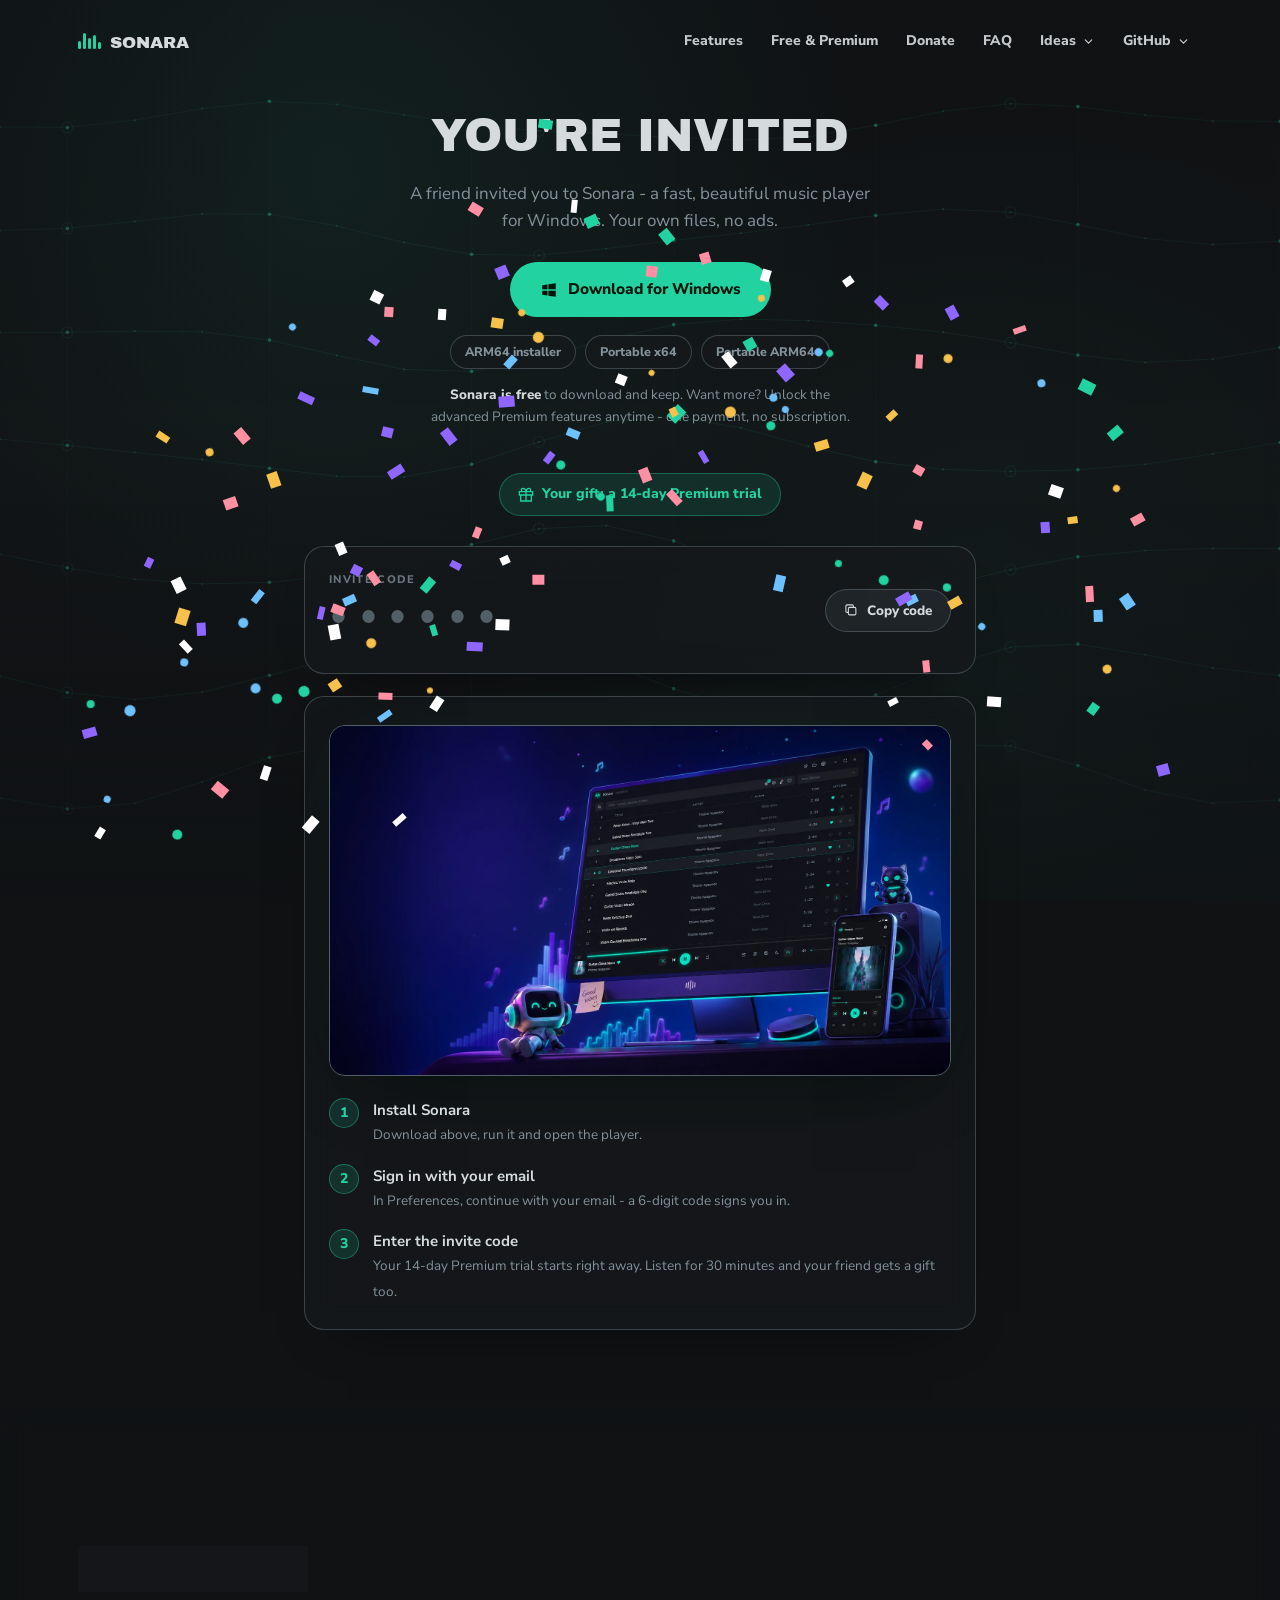
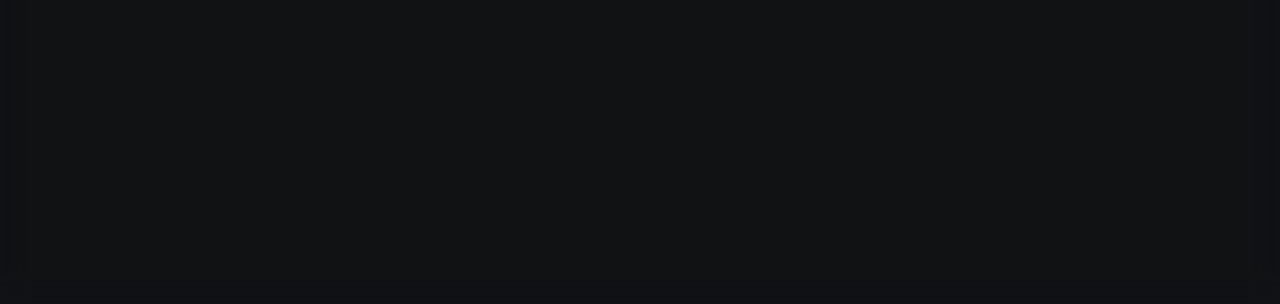
<file: invite.html>
<!DOCTYPE html>
<html lang="en">
<head>
  <meta charset="UTF-8" />
  <meta name="viewport" content="width=device-width, initial-scale=1.0" />
  <title>Sonara - you're invited</title>
  <meta name="description" content="A friend invited you to Sonara - a fast, beautiful, local-first music player for Windows. Install, sign in, redeem the code." />
  <meta name="robots" content="noindex" />
  <!-- "Invite a friend" landing page (phase4b, 2026-07-21). The player's
       referral panel links here with the personal code as ?c=CODE. It reuses
       the site's shared, single-source chrome: site-brand.js (the ONE brand
       lockup), site-downloads.js (the download links, always the latest
       release), the shared site-chrome.js (nav + footer), plus site-config /
       site-lang. Do
       NOT hardcode a brand markup or a download URL here - use the data-*
       hooks. See SITE-SETUP.md. -->
  <link rel="preconnect" href="https://fonts.googleapis.com" />
  <link rel="preconnect" href="https://fonts.gstatic.com" crossorigin />
  <link href="https://fonts.googleapis.com/css2?family=Archivo+Black&family=Nunito+Sans:opsz,wght@6..12,400;6..12,600;6..12,700;6..12,800&display=swap" rel="stylesheet" />
  <script src="site-config.js"></script>
  <script src="site-lang.js"></script>
  <script src="site-brand.js"></script>
  <script src="site-downloads.js"></script>
  <script src="site-glow.js"></script>
  <style>
    :root {
      --bg: #08091a;
      --bg-card: #141737;
      --bg-elevated: #1d2044;
      --glass: rgba(24, 27, 60, 0.45);
      --glass-strong: rgba(20, 23, 55, 0.72);
      --glass-border: rgba(133, 145, 235, 0.16);
      --blur-glass: blur(18px) saturate(1.15);
      --border: #2b2f5c;
      --chip-border: #383d6e;
      --text: #c3c6e2;
      --text-strong: #ffffff;
      --text-secondary: #aab0dd;
      --text-muted: #8489b8;
      --text-faint: #666c9e;
      --accent: #22D3A1;
      --accent-violet: #8f66ff;
      --on-accent: #04160b;
      --glow-1: rgba(34, 211, 161, 0.17);
      --glow-2: rgba(143, 102, 255, 0.15);
      --font-sans: "Nunito Sans", "Segoe UI", system-ui, sans-serif;
      --font-display: "Archivo Black", "Arial Black", sans-serif;
    }
    * { margin: 0; padding: 0; box-sizing: border-box; }
    html { scroll-behavior: smooth; }
    body {
      background: var(--bg); color: var(--text); font-family: var(--font-sans);
      line-height: 1.6; -webkit-font-smoothing: antialiased; overflow-x: hidden;
    }
    a { color: var(--accent); text-decoration: none; }
    a:hover { text-decoration: underline; }
    img { display: block; max-width: 100%; height: auto; }

    .site-background {
      position: fixed; inset: 0; z-index: 0; pointer-events: none;
      background:
        radial-gradient(circle at 50% -20%, var(--glow-1), transparent 40%),
        radial-gradient(circle at 22% 24%, var(--glow-1), transparent 52%),
        radial-gradient(circle at 80% 12%, var(--glow-2), transparent 46%),
        radial-gradient(circle at 24% 86%, var(--glow-2), transparent 46%),
        linear-gradient(180deg, #0b0d26 0%, #08091a 46%, #060714 100%);
    }
    .wrap { position: relative; z-index: 1; max-width: 720px; margin: 0 auto; padding: 0 24px; }

    nav { display: flex; align-items: center; justify-content: center; padding: 26px 0 6px; }

    /* ── Hero ── */
    header { position: relative; z-index: 1; text-align: center; padding: 30px 0 8px; }
    h1 { font-family: var(--font-display); font-weight: 400; text-transform: uppercase; color: var(--text-strong); line-height: 1.08; font-size: clamp(30px, 5vw, 46px); }
    .gift {
      display: inline-flex; align-items: center; gap: 8px; margin-top: 20px;
      padding: 9px 18px; border-radius: 999px;
      background: rgba(34, 211, 161, 0.12); border: 1px solid rgba(34, 211, 161, 0.35);
      color: var(--accent); font-weight: 800; font-size: 14px;
    }
    .gift svg { width: 16px; height: 16px; fill: none; stroke: currentColor; stroke-width: 1.9; }
    .gift-wrap { margin-top: 26px; }
    .sub { max-width: 480px; margin: 18px auto 0; color: var(--text-secondary); font-size: clamp(15px, 1.5vw, 17px); }

    /* ── Download block ── */
    .dl-block { text-align: center; margin-top: 28px; }
    .btn {
      display: inline-flex; align-items: center; gap: 10px;
      border-radius: 999px; padding: 15px 30px; font-weight: 800; font-size: 15.5px; cursor: pointer;
      transition: transform 0.12s ease, filter 0.15s ease, box-shadow 0.15s ease;
    }
    .btn:hover { text-decoration: none; transform: translateY(-2px); filter: brightness(1.06); }
    .btn-primary { background: var(--accent); color: var(--on-accent); }
    .btn svg { width: 18px; height: 18px; fill: currentColor; }

    /* The Download button's glossy glow (sheen sweep + hover contour glow +
       cursor highlight) is the SHARED effect from site-glow.js, applied to
       any [data-glow] button - so it looks identical everywhere on the site. */

    .dl-more { display: flex; align-items: center; justify-content: center; flex-wrap: wrap; gap: 9px; margin-top: 18px; }
    .dl-mini {
      display: inline-block; padding: 6px 14px; border-radius: 999px;
      background: var(--glass); border: 1px solid var(--glass-border);
      backdrop-filter: var(--blur-glass); -webkit-backdrop-filter: var(--blur-glass);
      color: var(--text); font-size: 12.5px; font-weight: 800;
      transition: transform 0.12s ease, filter 0.15s ease;
    }
    .dl-mini:hover { text-decoration: none; transform: translateY(-1px); filter: brightness(1.3); color: var(--text-strong); }
    .cta-note { margin: 15px auto 0; color: var(--text-secondary); font-size: 13.5px; max-width: 440px; }
    .cta-note b { color: var(--text-strong); font-weight: 800; }

    /* ── Panels ── */
    .card {
      position: relative; z-index: 1; margin-top: 22px; padding: 24px;
      background: var(--glass-strong); border: 1px solid var(--glass-border);
      border-radius: 20px; backdrop-filter: var(--blur-glass); -webkit-backdrop-filter: var(--blur-glass);
    }
    .code-row { display: flex; align-items: center; gap: 16px; flex-wrap: wrap; }
    .code-block { flex: 1; min-width: 180px; }
    .code-label { font-size: 11px; font-weight: 800; letter-spacing: 0.12em; text-transform: uppercase; color: var(--text-muted); }
    .code { font-family: var(--font-display); font-size: clamp(28px, 6vw, 38px); letter-spacing: 0.2em; color: var(--text-strong); }
    .code--placeholder { color: var(--text-faint); letter-spacing: 0.28em; }
    .copy-btn {
      display: inline-flex; align-items: center; gap: 8px; cursor: pointer;
      padding: 11px 18px; border-radius: 999px; border: 1px solid var(--glass-border);
      background: rgba(133, 145, 235, 0.14); color: var(--text-strong);
      font-family: var(--font-sans); font-size: 13.5px; font-weight: 800; transition: background 0.15s ease;
    }
    .copy-btn:hover { background: rgba(133, 145, 235, 0.24); }
    .copy-btn svg { width: 15px; height: 15px; fill: none; stroke: currentColor; stroke-width: 1.7; }

    .cover {
      margin: 4px 0 22px; border: 1px solid var(--border); border-radius: 16px; overflow: hidden; background: var(--bg-card);
      box-shadow: 0 24px 70px -34px rgba(0,0,0,0.85), 0 0 70px -30px var(--glow-1);
    }
    .steps { list-style: none; display: flex; flex-direction: column; gap: 16px; }
    .steps li { display: flex; gap: 14px; align-items: flex-start; text-align: left; }
    .step-num {
      flex-shrink: 0; width: 30px; height: 30px; border-radius: 50%; display: grid; place-items: center;
      background: rgba(34, 211, 161, 0.14); border: 1px solid rgba(34, 211, 161, 0.4);
      color: var(--accent); font-weight: 800; font-size: 14px;
    }
    .step-text strong { display: block; color: var(--text-strong); font-size: 15px; }
    .step-text span { font-size: 13.5px; color: var(--text-secondary); }

    /* ── Confetti (fires once the page is loaded + visible) ── */
    .confetti-layer { position: fixed; inset: 0; z-index: 60; pointer-events: none; overflow: hidden; }
    .confetti-piece { position: fixed; top: 0; left: 0; width: 9px; height: 14px; will-change: transform, opacity; }

    @media (max-width: 520px) { header { padding-top: 18px; } .card { padding: 20px; } }
    @media (prefers-reduced-motion: reduce) { .glow-shine, .glow-bloom { animation: none; } }
  </style>
  <link rel="stylesheet" href="site-deep-air.css" />
  <script src="site-wave.js" defer></script>
</head>
<body>
  <div class="site-background" aria-hidden="true"></div>

  <!-- Shared full nav (home-style), rendered by site-chrome.js -->
  <div id="site-nav"></div>

  <div class="wrap">
    <header>
      <h1 data-inv="title">You're invited</h1>
      <p class="sub" data-inv="sub">A friend invited you to Sonara - a fast, beautiful music player for Windows. Your own files, no ads.</p>

      <div class="dl-block">
        <a id="dl" class="btn btn-primary" data-glow data-dl="x64" href="#" rel="noopener">
          <svg viewBox="0 0 24 24" aria-hidden="true"><path d="M3 5.5 10 4.6V11H3V5.5ZM3 12.9H10V19.3L3 18.4V12.9ZM11.2 4.4 21 3V11H11.2V4.4ZM11.2 12.9H21V21L11.2 19.5V12.9Z"/></svg>
          <span data-inv="download">Download for Windows</span>
        </a>
        <div class="dl-more">
          <a class="dl-mini" data-dl="arm64" href="#" rel="noopener" data-inv="arm64">ARM64 installer</a>
          <a class="dl-mini" data-dl="portable-x64" href="#" rel="noopener" data-inv="portableX64">Portable x64</a>
          <a class="dl-mini" data-dl="portable-arm64" href="#" rel="noopener" data-inv="portableArm64">Portable ARM64</a>
        </div>
        <p class="cta-note" data-inv="note"><b>Sonara is free</b> to download and keep. Want more? Unlock the advanced Premium features anytime - one payment, no subscription.</p>
      </div>

      <!-- The gift banner sits under the free/premium note (owner order
           2026-07-21); the load celebration bursts from here. -->
      <div class="gift-wrap">
        <span class="gift" id="gift">
          <svg viewBox="0 0 24 24" aria-hidden="true"><path d="M20 12v9H4v-9M2 7h20v5H2zM12 22V7M12 7H7.5a2.5 2.5 0 0 1 0-5C11 2 12 7 12 7zM12 7h4.5a2.5 2.5 0 0 0 0-5C13 2 12 7 12 7z"/></svg>
          <span data-inv="giftText">Your gift: a 14-day Premium trial</span>
        </span>
      </div>
    </header>

    <div class="card" id="code-card">
      <div class="code-row">
        <div class="code-block">
          <div class="code-label" data-inv="codeLabel">Invite code</div>
          <div class="code" id="code-value"></div>
        </div>
        <button type="button" class="copy-btn" id="copy-code">
          <svg viewBox="0 0 24 24" aria-hidden="true"><rect x="7" y="7" width="12" height="12" rx="2"/><path d="M15 7V5a2 2 0 0 0-2-2H5a2 2 0 0 0-2 2v8a2 2 0 0 0 2 2h2"/></svg>
          <span data-inv="copy">Copy code</span>
        </button>
      </div>
    </div>

    <div class="card">
      <div class="cover"><img src="Img - Cover.webp" alt="Sonara player" width="1672" height="941" /></div>
      <ol class="steps">
        <li><span class="step-num">1</span><div class="step-text"><strong data-inv="s1">Install Sonara</strong><span data-inv="s1d">Download above, run it and open the player.</span></div></li>
        <li><span class="step-num">2</span><div class="step-text"><strong data-inv="s2">Sign in with your email</strong><span data-inv="s2d">In Preferences, continue with your email - a 6-digit code signs you in.</span></div></li>
        <li><span class="step-num">3</span><div class="step-text"><strong data-inv="s3">Enter the invite code</strong><span data-inv="s3d">Your 14-day Premium trial starts right away. Listen for 30 minutes and your friend gets a gift too.</span></div></li>
      </ol>
    </div>
  </div>

  <div id="site-footer"></div>
  <script src="site-chrome.js"></script>

  <script>
    // Mirrors the ACTIVE referral campaign (Supabase referral_campaigns
    // wave-1). A future wave that changes the numbers edits this ONE object.
    var INVITE = { friendDays: 14, minutes: 30 };

    // ── Invite-page i18n (same 7 locales as the player + site) ─────────────
    var I18N = {
      en: {
        title: "You're invited", giftText: 'Your gift: a {d}-day Premium trial',
        sub: 'A friend invited you to Sonara - a fast, beautiful music player for Windows. Your own files, no ads.',
        download: 'Download for Windows', arm64: 'ARM64 installer', portableX64: 'Portable x64', portableArm64: 'Portable ARM64',
        note: '<b>Sonara is free</b> to download and keep. Want more? Unlock the advanced Premium features anytime - one payment, no subscription.',
        codeLabel: 'Invite code', copy: 'Copy code', copied: 'Copied!',
        s1: 'Install Sonara', s1d: 'Download above, run it and open the player.',
        s2: 'Sign in with your email', s2d: 'In Preferences, continue with your email - a 6-digit code signs you in.',
        s3: 'Enter the invite code', s3d: 'Your {d}-day Premium trial starts right away. Listen for {m} minutes and your friend gets a gift too.'
      },
      bg: {
        title: 'Поканен си', giftText: 'Твоят подарък: {d}-дневен Premium пробен период',
        sub: 'Приятел те покани в Sonara - бърз и красив музикален плеър за Windows. Твоите файлове, без реклами.',
        download: 'Изтегли за Windows', arm64: 'ARM64 инсталатор', portableX64: 'Portable x64', portableArm64: 'Portable ARM64',
        note: '<b>Sonara е безплатен</b> за сваляне и ползване. Искаш повече? Отключи разширените Premium функции когато решиш - еднократно плащане, без абонамент.',
        codeLabel: 'Код за покана', copy: 'Копирай кода', copied: 'Копирано!',
        s1: 'Инсталирай Sonara', s1d: 'Изтегли отгоре, стартирай и отвори плеъра.',
        s2: 'Влез с имейла си', s2d: 'В Preferences продължи с имейл - 6-цифрен код те вписва.',
        s3: 'Въведи кода за покана', s3d: 'Твоят {d}-дневен Premium пробен период започва веднага. Послушай {m} минути и приятелят ти също получава подарък.'
      },
      de: {
        title: 'Du bist eingeladen', giftText: 'Dein Geschenk: eine {d}-tägige Premium-Testzeit',
        sub: 'Ein Freund hat dich zu Sonara eingeladen - einem schnellen, schönen Musikplayer für Windows. Deine Dateien, keine Werbung.',
        download: 'Für Windows herunterladen', arm64: 'ARM64-Installer', portableX64: 'Portable x64', portableArm64: 'Portable ARM64',
        note: '<b>Sonara ist kostenlos</b> zum Herunterladen und Behalten. Mehr gefällig? Schalte die erweiterten Premium-Funktionen jederzeit frei - einmalige Zahlung, kein Abo.',
        codeLabel: 'Einladungscode', copy: 'Code kopieren', copied: 'Kopiert!',
        s1: 'Sonara installieren', s1d: 'Oben herunterladen, starten und den Player öffnen.',
        s2: 'Mit deiner E-Mail anmelden', s2d: 'In den Einstellungen mit E-Mail fortfahren - ein 6-stelliger Code meldet dich an.',
        s3: 'Einladungscode eingeben', s3d: 'Deine {d}-tägige Premium-Testzeit startet sofort. Höre {m} Minuten und dein Freund bekommt auch ein Geschenk.'
      },
      es: {
        title: 'Estás invitado', giftText: 'Tu regalo: una prueba Premium de {d} días',
        sub: 'Un amigo te invitó a Sonara - un reproductor de música rápido y bonito para Windows. Tus archivos, sin anuncios.',
        download: 'Descargar para Windows', arm64: 'Instalador ARM64', portableX64: 'Portable x64', portableArm64: 'Portable ARM64',
        note: '<b>Sonara es gratis</b> para descargar y quedártelo. ¿Quieres más? Desbloquea las funciones Premium avanzadas cuando quieras - un solo pago, sin suscripción.',
        codeLabel: 'Código de invitación', copy: 'Copiar código', copied: '¡Copiado!',
        s1: 'Instala Sonara', s1d: 'Descarga arriba, ejecútalo y abre el reproductor.',
        s2: 'Inicia sesión con tu correo', s2d: 'En Preferencias, continúa con tu correo - un código de 6 dígitos te da acceso.',
        s3: 'Introduce el código de invitación', s3d: 'Tu prueba Premium de {d} días empieza al momento. Escucha {m} minutos y tu amigo también recibe un regalo.'
      },
      fr: {
        title: 'Vous êtes invité', giftText: 'Votre cadeau : un essai Premium de {d} jours',
        sub: 'Un ami vous a invité sur Sonara - un lecteur de musique rapide et élégant pour Windows. Vos fichiers, sans publicité.',
        download: 'Télécharger pour Windows', arm64: 'Installateur ARM64', portableX64: 'Portable x64', portableArm64: 'Portable ARM64',
        note: '<b>Sonara est gratuit</b> à télécharger et à garder. Envie de plus ? Débloquez les fonctions Premium avancées quand vous voulez - un seul paiement, sans abonnement.',
        codeLabel: "Code d'invitation", copy: 'Copier le code', copied: 'Copié !',
        s1: 'Installez Sonara', s1d: 'Téléchargez ci-dessus, lancez-le et ouvrez le lecteur.',
        s2: 'Connectez-vous avec votre e-mail', s2d: 'Dans les Préférences, continuez avec votre e-mail - un code à 6 chiffres vous connecte.',
        s3: "Saisissez le code d'invitation", s3d: 'Votre essai Premium de {d} jours démarre aussitôt. Écoutez {m} minutes et votre ami reçoit aussi un cadeau.'
      },
      ru: {
        title: 'Вас пригласили', giftText: 'Ваш подарок: пробный Premium на {d} дней',
        sub: 'Друг пригласил вас в Sonara - быстрый и красивый музыкальный плеер для Windows. Ваши файлы, без рекламы.',
        download: 'Скачать для Windows', arm64: 'Установщик ARM64', portableX64: 'Portable x64', portableArm64: 'Portable ARM64',
        note: '<b>Sonara бесплатен</b> - скачивайте и пользуйтесь. Хотите больше? Откройте расширенные Premium-функции когда угодно - разовая оплата, без подписки.',
        codeLabel: 'Код приглашения', copy: 'Скопировать код', copied: 'Скопировано!',
        s1: 'Установите Sonara', s1d: 'Скачайте выше, запустите и откройте плеер.',
        s2: 'Войдите по электронной почте', s2d: 'В настройках продолжите с почтой - 6-значный код выполнит вход.',
        s3: 'Введите код приглашения', s3d: 'Ваш пробный Premium на {d} дней начнётся сразу. Послушайте {m} минут - и ваш друг тоже получит подарок.'
      },
      zh: {
        title: '你被邀请了', giftText: '你的礼物：{d} 天 Premium 试用',
        sub: '好友邀请你加入 Sonara - 一款快速、精美的 Windows 音乐播放器。播放你自己的文件，没有广告。',
        download: '下载 Windows 版', arm64: 'ARM64 安装程序', portableX64: '便携版 x64', portableArm64: '便携版 ARM64',
        note: '<b>Sonara 免费</b>下载、永久使用。想要更多？随时解锁进阶 Premium 功能 - 一次付费，无需订阅。',
        codeLabel: '邀请码', copy: '复制邀请码', copied: '已复制！',
        s1: '安装 Sonara', s1d: '在上方下载、运行并打开播放器。',
        s2: '用邮箱登录', s2d: '在偏好设置中用邮箱继续 - 输入 6 位验证码即可登录。',
        s3: '输入邀请码', s3d: '你的 {d} 天 Premium 试用立即开始。收听 {m} 分钟，你的好友也会收到礼物。'
      }
    };

    function fmt(s) { return String(s).replace('{d}', INVITE.friendDays).replace('{m}', INVITE.minutes); }
    var current = (window.SonaraLang && SonaraLang.detect()) || 'en';

    function applyLang(lang) {
      current = I18N[lang] ? lang : 'en';
      var d = I18N[current];
      document.documentElement.lang = current;
      document.querySelectorAll('[data-inv]').forEach(function (el) {
        var k = el.getAttribute('data-inv');
        if (d[k] == null) return;
        // The note carries <b>; everything else is plain text.
        if (k === 'note') el.innerHTML = fmt(d[k]); else el.textContent = fmt(d[k]);
      });
    }
    applyLang(current);
    if (window.SonaraLang) SonaraLang.detectAsyncIp(function (l) { if (I18N[l]) applyLang(l); });
    // Follow the global language when the shared footer's picker changes it.
    window.addEventListener('sonara:lang', function (e) { applyLang(e.detail); });
    window.addEventListener('storage', function (e) {
      if (e.key === (window.SonaraLang && SonaraLang.STORAGE_KEY) && e.newValue) applyLang(e.newValue);
    });

    // ── The invite code from the URL ───────────────────────────────────────
    // The card is ALWAYS shown so the page never looks like it is missing a
    // section: a real ?c= code fills it in with a working Copy button; opening
    // the page directly (no code) shows a muted placeholder instead.
    var code = (location.search.match(/[?&]c=([A-Za-z0-9]{4,10})/) || [])[1] || '';
    var codeValueEl = document.getElementById('code-value');
    var cbtn = document.getElementById('copy-code');
    if (code) {
      code = code.toUpperCase();
      codeValueEl.textContent = code;
      cbtn.addEventListener('click', function () {
        var label = cbtn.querySelector('[data-inv="copy"]');
        var done = function () {
          label.textContent = I18N[current].copied;
          setTimeout(function () { label.textContent = fmt(I18N[current].copy); }, 1500);
        };
        if (navigator.clipboard && navigator.clipboard.writeText) navigator.clipboard.writeText(code).then(done, function () {});
      });
    } else {
      codeValueEl.textContent = '••••••';
      codeValueEl.classList.add('code--placeholder');
      cbtn.hidden = true;
    }

    // ── Confetti celebration: natural, physics-based paper that bursts up
    //    from the gift banner and flutters down (gravity + drag + sway +
    //    tumble). It fires ONCE, and only when the banner sits in the
    //    comfortable middle "safe zone" of the viewport AND the page is loaded
    //    + the tab is visible - so the visitor actually sees it wherever they
    //    have scrolled, never half-off an edge. ───────────────────────────
    function fireConfetti(origin) {
      var colors = ['#22D3A1', '#8f66ff', '#f7c14b', '#ff8fa3', '#6ec1ff', '#ffffff'];
      var r = origin.getBoundingClientRect();
      var ox = r.left + r.width / 2, oy = r.top + r.height / 2;
      var layer = document.createElement('div');
      layer.className = 'confetti-layer';
      document.body.appendChild(layer);
      var N = 130, pieces = [];
      for (var i = 0; i < N; i++) {
        var el = document.createElement('span');
        el.className = 'confetti-piece';
        var round = i % 4 === 0;
        var w = 6 + Math.random() * 6, h = round ? w : 9 + Math.random() * 8;
        el.style.width = w + 'px'; el.style.height = h + 'px';
        el.style.background = colors[i % colors.length];
        if (round) el.style.borderRadius = '50%';
        layer.appendChild(el);
        var ang = -Math.PI / 2 + (Math.random() - 0.5) * Math.PI * 1.15; // fan upward
        var speed = 5 + Math.random() * 9;
        pieces.push({
          el: el, x: ox, y: oy,
          vx: Math.cos(ang) * speed + (Math.random() - 0.5) * 2,
          vy: Math.sin(ang) * speed - Math.random() * 4,
          rot: Math.random() * 360, vrot: (Math.random() - 0.5) * 22,
          sway: Math.random() * Math.PI * 2, swayAmp: 0.4 + Math.random() * 0.9
        });
      }
      var G = 0.28, DRAG = 0.992, start = performance.now(), last = start, LIFE = 3600;
      function frame(now) {
        var dt = Math.min(32, now - last) / 16.67; last = now;
        var t = now - start, fade = t > LIFE - 900 ? Math.max(0, (LIFE - t) / 900) : 1, alive = 0;
        for (var j = 0; j < pieces.length; j++) {
          var p = pieces[j];
          p.vy += G * dt; p.vx *= Math.pow(DRAG, dt); p.vy *= Math.pow(DRAG, dt);
          p.sway += 0.1 * dt;
          p.x += (p.vx + Math.sin(p.sway) * p.swayAmp) * dt;
          p.y += p.vy * dt;
          p.rot += p.vrot * dt;
          p.el.style.transform = 'translate(' + p.x + 'px,' + p.y + 'px) rotate(' + p.rot + 'deg)';
          p.el.style.opacity = fade;
          if (p.y < window.innerHeight + 60 && fade > 0) alive++;
        }
        if (t < LIFE && alive > 0) requestAnimationFrame(frame);
        else layer.remove();
      }
      requestAnimationFrame(frame);
    }

    (function () {
      var gift = document.getElementById('gift');
      if (!gift) return;
      var fired = false;
      function tryFire() {
        if (fired || document.visibilityState !== 'visible') return;
        fired = true;
        setTimeout(function () { fireConfetti(gift); }, 160);
      }
      function arm() {
        if (fired) return;
        // Fire only when the gift is comfortably inside the middle band of the
        // viewport (root shrunk 18% top / 22% bottom = the safe zone).
        if ('IntersectionObserver' in window) {
          var io = new IntersectionObserver(function (entries) {
            for (var k = 0; k < entries.length; k++) {
              if (entries[k].isIntersecting) { io.disconnect(); tryFire(); break; }
            }
          }, { threshold: 0.9, rootMargin: '-18% 0px -22% 0px' });
          io.observe(gift);
        } else { tryFire(); }
      }
      function whenVisible(fn) {
        if (document.visibilityState === 'visible') fn();
        else document.addEventListener('visibilitychange', function h() {
          if (document.visibilityState === 'visible') { document.removeEventListener('visibilitychange', h); fn(); }
        });
      }
      // Wait for FULL load (all images painted), then arm the safe-zone trigger.
      if (document.readyState === 'complete') whenVisible(arm);
      else window.addEventListener('load', function () { whenVisible(arm); });
    })();
  </script>
</body>
</html>
</file>
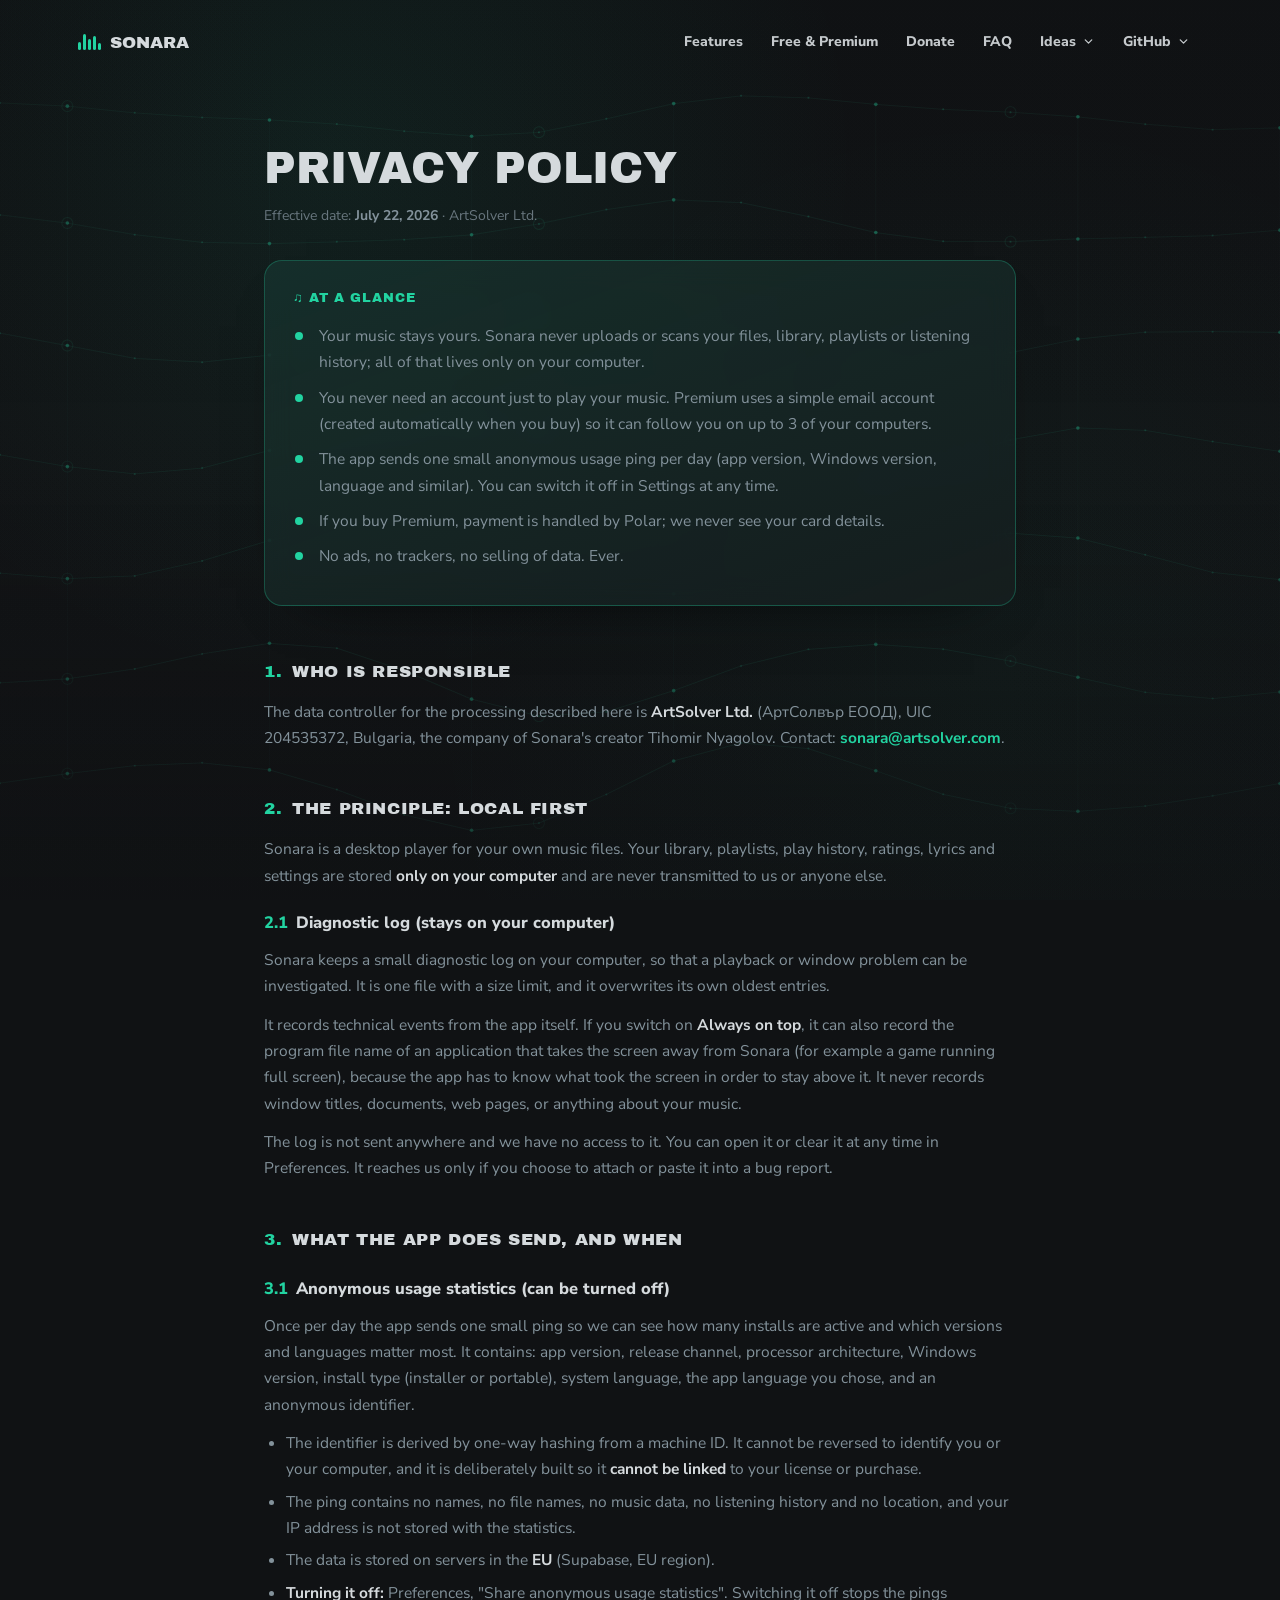
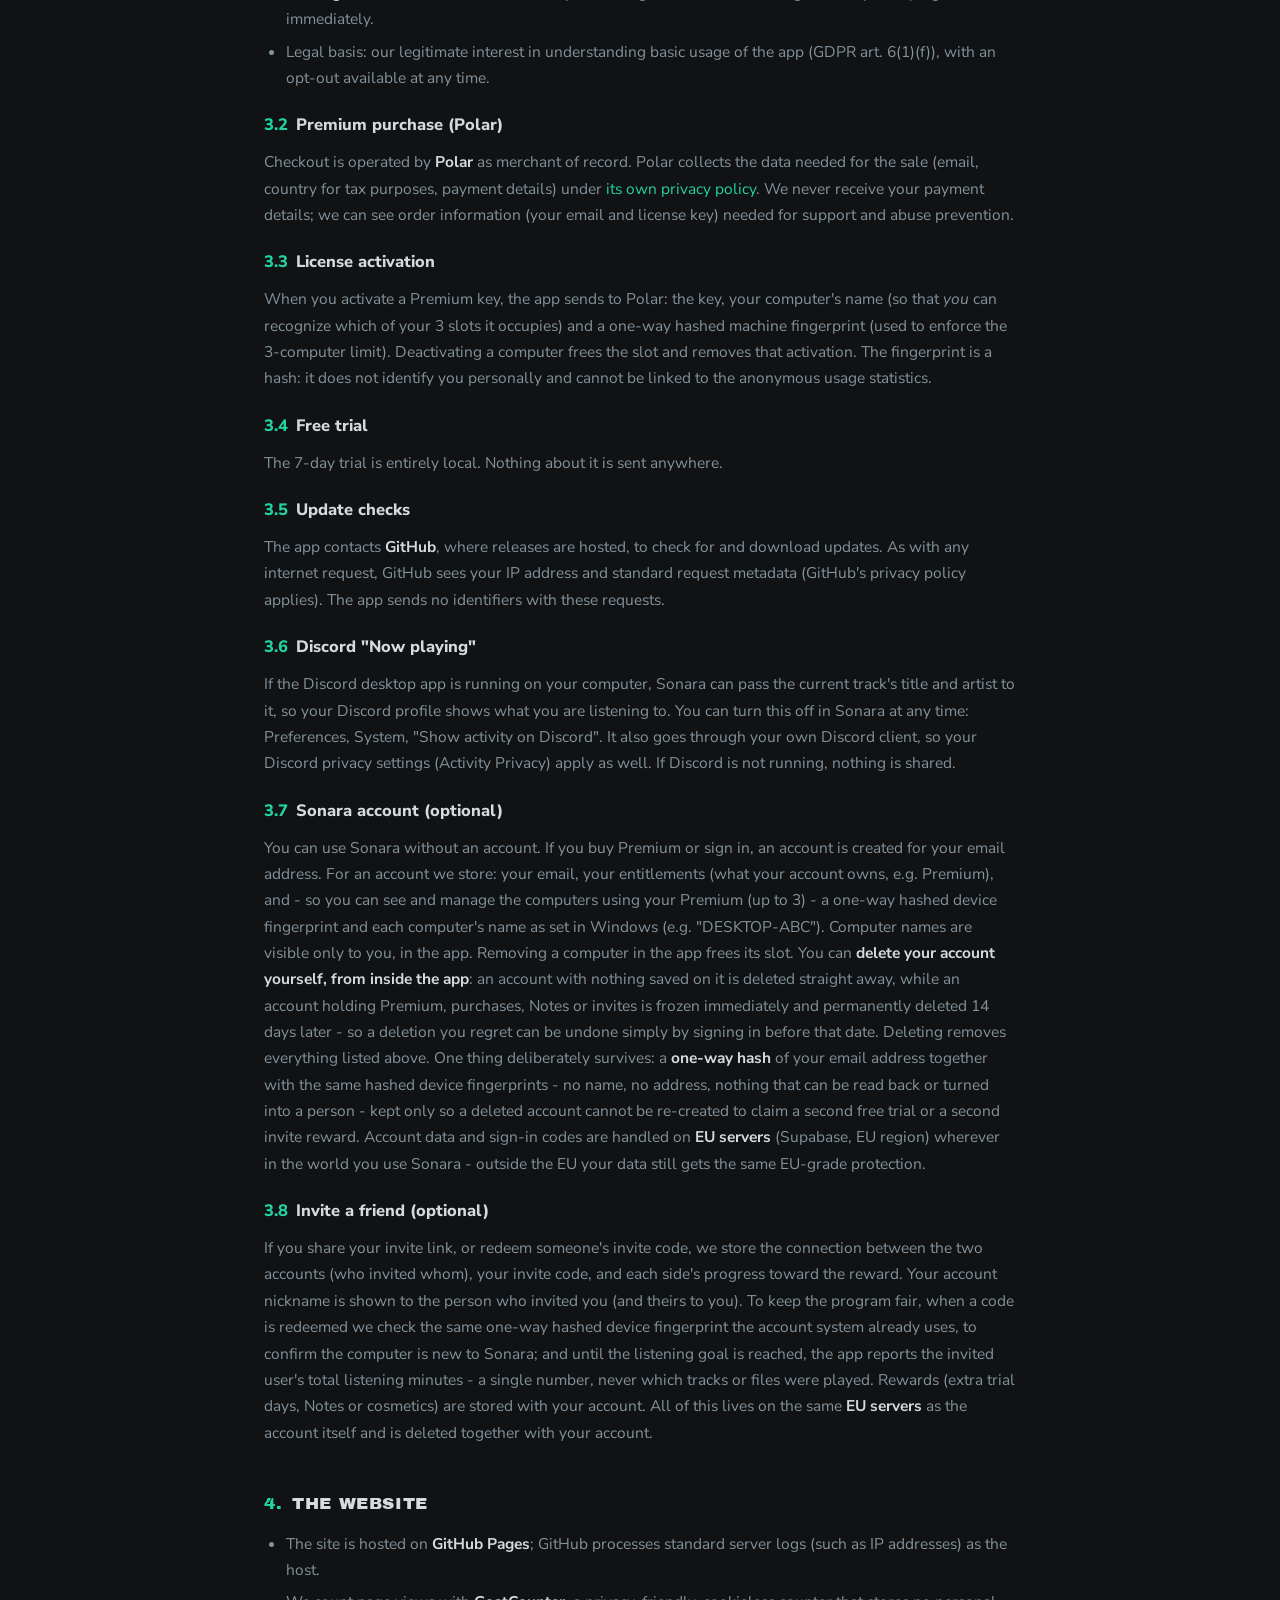
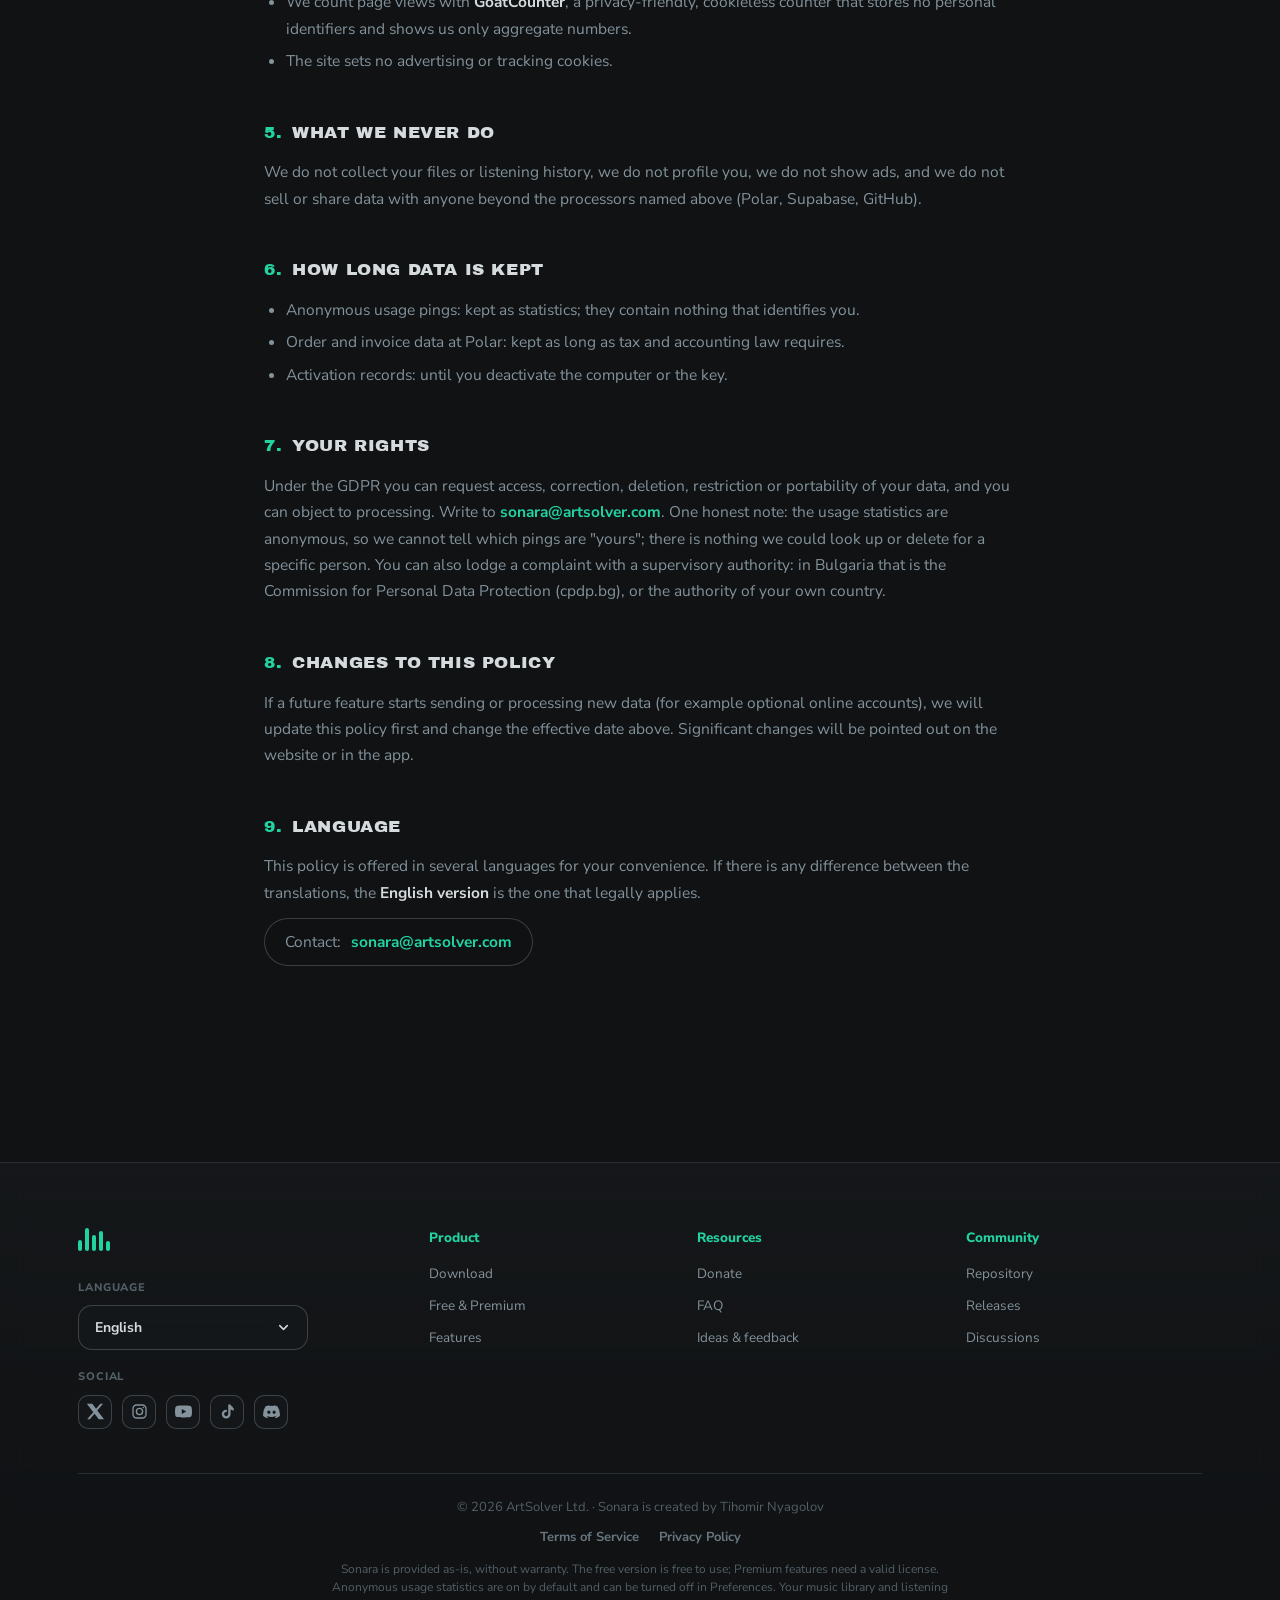
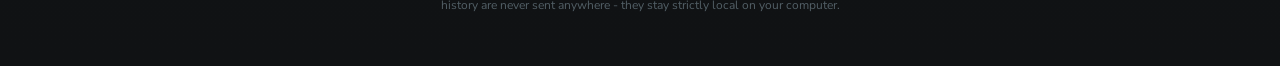
<file: privacy.html>
<!DOCTYPE html>
<html lang="en">
<head>
  <meta charset="UTF-8" />
  <meta name="viewport" content="width=device-width, initial-scale=1.0" />
  <title>Privacy Policy - Sonara</title>
  <meta name="description" content="Privacy Policy for Sonara, the local-first music player for Windows. Your music stays on your computer." />
  <!-- Legal pages (Deep AIR visual layer approved 2026-07-29; legal copy unchanged).
       Effective 2026-07-08. English is the AUTHORITATIVE version and lives in
       this HTML (no-JS safe). Translations live in legal-i18n.js and are painted
       in by the script at the bottom; the language is GLOBAL via site-lang.js.
       Wording source of truth: .work/Legal/privacy-en.md; process: LEGAL-PLAN.md. -->
  <link rel="preconnect" href="https://fonts.googleapis.com" />
  <link rel="preconnect" href="https://fonts.gstatic.com" crossorigin />
  <link href="https://fonts.googleapis.com/css2?family=Archivo+Black&family=Nunito+Sans:opsz,wght@6..12,400;6..12,600;6..12,700;6..12,800&display=swap" rel="stylesheet" />
  <script src="site-config.js"></script>
  <script src="site-lang.js"></script>
  <script src="legal-i18n.js"></script>
  <!-- Shared single-source chrome: the brand lockup + the full home-style
       nav and footer (site-chrome.js renders both into #site-nav / #site-footer). -->
  <script src="site-brand.js"></script>
  <script src="site-chrome.js"></script>
  <style>
    :root {
      --bg: #08091a;
      --bg-card: #141737;
      --glass: rgba(24, 27, 60, 0.45);
      --glass-strong: rgba(20, 23, 55, 0.72);
      --glass-border: rgba(133, 145, 235, 0.16);
      --border: #2b2f5c;
      --text: #c3c6e2;
      --text-strong: #ffffff;
      --text-secondary: #aab0dd;
      --text-muted: #8489b8;
      --text-faint: #666c9e;
      --accent: #22D3A1;
      --accent-violet: #8f66ff;
      --on-accent: #04160b;
      --glow-1: rgba(34, 211, 161, 0.17);
      --glow-2: rgba(143, 102, 255, 0.15);
      --font-sans: "Nunito Sans", "Segoe UI", system-ui, sans-serif;
      --font-display: "Archivo Black", "Arial Black", sans-serif;
    }
    * { margin: 0; padding: 0; box-sizing: border-box; }
    html { scrollbar-color: #2b2f5c #0a0b20; }
    ::-webkit-scrollbar { width: 12px; }
    ::-webkit-scrollbar-track { background: #0a0b20; }
    ::-webkit-scrollbar-thumb { background: #2b2f5c; border-radius: 999px; border: 3px solid #0a0b20; }
    body { background: var(--bg); color: var(--text); font-family: var(--font-sans); line-height: 1.7; -webkit-font-smoothing: antialiased; }
    a { color: var(--accent); text-decoration: none; }
    a:hover { text-decoration: underline; }
    .d { font-family: var(--font-display); font-weight: 400; text-transform: uppercase; color: var(--text-strong); line-height: 1.1; }
    .site-background { position: fixed; inset: 0; z-index: 0; pointer-events: none;
      background:
        radial-gradient(circle at 50% -20%, var(--glow-1), transparent 40%),
        radial-gradient(circle at 22% 24%, var(--glow-1), transparent 52%),
        radial-gradient(circle at 80% 12%, var(--glow-2), transparent 46%),
        radial-gradient(circle at 24% 86%, var(--glow-2), transparent 46%),
        linear-gradient(180deg, #0b0d26 0%, #08091a 46%, #060714 100%); }
    .wrap { position: relative; z-index: 1; max-width: 800px; margin: 0 auto; padding: 0 24px 70px; }
    nav { display: flex; align-items: center; justify-content: space-between; padding: 26px 0 0; }
    nav .wordmark { font-size: 22px; letter-spacing: 0.5px; }
    nav .wordmark:hover { text-decoration: none; color: var(--accent); }
    nav .back { font-size: 14px; font-weight: 700; color: var(--text-secondary); border: 1px solid var(--glass-border); background: var(--glass); padding: 8px 16px; border-radius: 999px; }
    nav .back:hover { color: var(--text-strong); text-decoration: none; border-color: var(--accent); }
    header.page { margin: 60px 0 32px; }
    h1 { font-size: clamp(30px, 5vw, 44px); margin-bottom: 12px; }
    .meta { font-size: 14px; color: var(--text-muted); }
    .meta b { color: var(--text-secondary); font-weight: 700; }
    .plain { border-radius: 18px; padding: 26px 28px; margin: 0 0 46px;
      background: linear-gradient(160deg, rgba(34, 211, 161, 0.10), rgba(143, 102, 255, 0.07)), var(--glass);
      border: 1px solid rgba(34, 211, 161, 0.28); }
    .plain .label { font-family: var(--font-display); text-transform: uppercase; font-size: 13px; letter-spacing: 1px; color: var(--accent); margin-bottom: 14px; }
    .plain ul { list-style: none; }
    .plain li { padding-left: 26px; position: relative; margin: 9px 0; color: var(--text-secondary); font-size: 15.5px; }
    .plain li::before { content: ""; position: absolute; left: 2px; top: 9px; width: 8px; height: 8px; border-radius: 999px; background: var(--accent); }
    section.doc { margin: 0 0 38px; }
    section.doc h2 { font-family: var(--font-display); font-weight: 400; text-transform: uppercase; color: var(--text-strong); font-size: 17px; letter-spacing: 0.6px; margin-bottom: 12px; padding-top: 6px; }
    section.doc h2 .num { color: var(--accent); margin-right: 10px; }
    section.doc h3 { color: var(--text-strong); font-size: 16.5px; font-weight: 800; margin: 20px 0 10px; }
    section.doc h3 .num { color: var(--accent); margin-right: 8px; }
    section.doc p { margin: 0 0 12px; font-size: 15.5px; }
    section.doc ul { margin: 0 0 12px 22px; font-size: 15.5px; }
    section.doc li { margin: 6px 0; }
    section.doc strong { color: var(--text-strong); font-weight: 700; }
    .email-js { color: var(--accent); font-weight: 700; cursor: pointer; }
    .email-js:hover { text-decoration: underline; }
    .contact { display: inline-flex; align-items: center; gap: 10px; background: var(--glass-strong); border: 1px solid var(--glass-border); border-radius: 999px; padding: 10px 20px; font-size: 15px; margin-top: 4px; }
    footer { position: relative; z-index: 1; border-top: 1px solid var(--glass-border); padding: 26px 24px 40px; text-align: center; font-size: 13px; color: var(--text-faint); }
    footer .links { margin-bottom: 14px; }
    footer .links a { color: var(--text-muted); margin: 0 12px; font-weight: 700; }
    footer .links a:hover { color: var(--accent); }
    .lang-pick { margin: 0 0 14px; }
    .lang-pick select {
      font-family: var(--font-sans); font-size: 13px; font-weight: 700; color: var(--text-secondary);
      background: var(--glass-strong); border: 1px solid var(--glass-border); border-radius: 999px;
      padding: 7px 30px 7px 16px; cursor: pointer; -webkit-appearance: none; appearance: none;
      background-image: url("data:image/svg+xml;utf8,<svg xmlns='http://www.w3.org/2000/svg' width='12' height='12' viewBox='0 0 24 24' fill='none' stroke='%238489b8' stroke-width='2.5' stroke-linecap='round'><path d='M6 9l6 6 6-6'/></svg>");
      background-repeat: no-repeat; background-position: right 12px center;
    }
    .lang-pick select:hover { color: var(--text-strong); border-color: var(--accent); }
    .lang-pick select option { background: var(--bg-card); color: var(--text); }
  </style>
  <link rel="stylesheet" href="site-deep-air.css" />
  <script src="site-wave.js" defer></script>
</head>
<body>
  <div class="site-background" aria-hidden="true"></div>

  <div id="site-nav"></div>

  <div class="wrap">
    <header class="page">
      <h1 class="d" data-legal="title">Privacy Policy</h1>
      <p class="meta"><span data-legal="effLabel">Effective date:</span> <b data-legal="effDate">July 22, 2026</b> &middot; ArtSolver Ltd.</p>
    </header>

    <div class="plain">
      <div class="label" data-legal="plainLabel">&#9835; At a glance</div>
      <ul data-legal="plainList">
        <li>Your music stays yours. Sonara never uploads or scans your files, library, playlists or listening history; all of that lives only on your computer.</li>
        <li>You never need an account just to play your music. Premium uses a simple email account (created automatically when you buy) so it can follow you on up to 3 of your computers.</li>
        <li>The app sends one small anonymous usage ping per day (app version, Windows version, language and similar). You can switch it off in Settings at any time.</li>
        <li>If you buy Premium, payment is handled by Polar; we never see your card details.</li>
        <li>No ads, no trackers, no selling of data. Ever.</li>
      </ul>
    </div>

    <section class="doc">
      <h2><span class="num">1.</span><span data-legal="s1h">Who is responsible</span></h2>
      <div data-legal="s1b">
        <p>The data controller for the processing described here is <strong>ArtSolver Ltd.</strong> (&#1040;&#1088;&#1090;&#1057;&#1086;&#1083;&#1074;&#1098;&#1088; &#1045;&#1054;&#1054;&#1044;), UIC 204535372, Bulgaria, the company of Sonara's creator Tihomir Nyagolov. Contact: <span class="email-js" role="link" tabindex="0"></span>.</p>
      </div>
    </section>

    <section class="doc">
      <h2><span class="num">2.</span><span data-legal="s2h">The principle: local first</span></h2>
      <div data-legal="s2b">
        <p>Sonara is a desktop player for your own music files. Your library, playlists, play history, ratings, lyrics and settings are stored <strong>only on your computer</strong> and are never transmitted to us or anyone else.</p>
        <h3><span class="num">2.1</span>Diagnostic log (stays on your computer)</h3>
        <p>Sonara keeps a small diagnostic log on your computer, so that a playback or window problem can be investigated. It is one file with a size limit, and it overwrites its own oldest entries.</p>
        <p>It records technical events from the app itself. If you switch on <strong>Always on top</strong>, it can also record the program file name of an application that takes the screen away from Sonara (for example a game running full screen), because the app has to know what took the screen in order to stay above it. It never records window titles, documents, web pages, or anything about your music.</p>
        <p>The log is not sent anywhere and we have no access to it. You can open it or clear it at any time in Preferences. It reaches us only if you choose to attach or paste it into a bug report.</p>
      </div>
    </section>

    <section class="doc">
      <h2><span class="num">3.</span><span data-legal="s3h">What the app does send, and when</span></h2>
      <div data-legal="s3b">
        <h3><span class="num">3.1</span>Anonymous usage statistics (can be turned off)</h3>
        <p>Once per day the app sends one small ping so we can see how many installs are active and which versions and languages matter most. It contains: app version, release channel, processor architecture, Windows version, install type (installer or portable), system language, the app language you chose, and an anonymous identifier.</p>
        <ul>
          <li>The identifier is derived by one-way hashing from a machine ID. It cannot be reversed to identify you or your computer, and it is deliberately built so it <strong>cannot be linked</strong> to your license or purchase.</li>
          <li>The ping contains no names, no file names, no music data, no listening history and no location, and your IP address is not stored with the statistics.</li>
          <li>The data is stored on servers in the <strong>EU</strong> (Supabase, EU region).</li>
          <li><strong>Turning it off:</strong> Preferences, "Share anonymous usage statistics". Switching it off stops the pings immediately.</li>
          <li>Legal basis: our legitimate interest in understanding basic usage of the app (GDPR art. 6(1)(f)), with an opt-out available at any time.</li>
        </ul>
        <h3><span class="num">3.2</span>Premium purchase (Polar)</h3>
        <p>Checkout is operated by <strong>Polar</strong> as merchant of record. Polar collects the data needed for the sale (email, country for tax purposes, payment details) under <a href="https://polar.sh/legal/privacy" rel="noopener">its own privacy policy</a>. We never receive your payment details; we can see order information (your email and license key) needed for support and abuse prevention.</p>
        <h3><span class="num">3.3</span>License activation</h3>
        <p>When you activate a Premium key, the app sends to Polar: the key, your computer's name (so that <em>you</em> can recognize which of your 3 slots it occupies) and a one-way hashed machine fingerprint (used to enforce the 3-computer limit). Deactivating a computer frees the slot and removes that activation. The fingerprint is a hash: it does not identify you personally and cannot be linked to the anonymous usage statistics.</p>
        <h3><span class="num">3.4</span>Free trial</h3>
        <p>The 7-day trial is entirely local. Nothing about it is sent anywhere.</p>
        <h3><span class="num">3.5</span>Update checks</h3>
        <p>The app contacts <strong>GitHub</strong>, where releases are hosted, to check for and download updates. As with any internet request, GitHub sees your IP address and standard request metadata (GitHub's privacy policy applies). The app sends no identifiers with these requests.</p>
        <h3><span class="num">3.6</span>Discord "Now playing"</h3>
        <p>If the Discord desktop app is running on your computer, Sonara can pass the current track's title and artist to it, so your Discord profile shows what you are listening to. You can turn this off in Sonara at any time: Preferences, System, "Show activity on Discord". It also goes through your own Discord client, so your Discord privacy settings (Activity Privacy) apply as well. If Discord is not running, nothing is shared.</p>
        <h3><span class="num">3.7</span>Sonara account (optional)</h3>
        <p>You can use Sonara without an account. If you buy Premium or sign in, an account is created for your email address. For an account we store: your email, your entitlements (what your account owns, e.g. Premium), and - so you can see and manage the computers using your Premium (up to 3) - a one-way hashed device fingerprint and each computer's name as set in Windows (e.g. "DESKTOP-ABC"). Computer names are visible only to you, in the app. Removing a computer in the app frees its slot. You can <strong>delete your account yourself, from inside the app</strong>: an account with nothing saved on it is deleted straight away, while an account holding Premium, purchases, Notes or invites is frozen immediately and permanently deleted 14 days later - so a deletion you regret can be undone simply by signing in before that date. Deleting removes everything listed above. One thing deliberately survives: a <strong>one-way hash</strong> of your email address together with the same hashed device fingerprints - no name, no address, nothing that can be read back or turned into a person - kept only so a deleted account cannot be re-created to claim a second free trial or a second invite reward. Account data and sign-in codes are handled on <strong>EU servers</strong> (Supabase, EU region) wherever in the world you use Sonara - outside the EU your data still gets the same EU-grade protection.</p>
        <h3><span class="num">3.8</span>Invite a friend (optional)</h3>
        <p>If you share your invite link, or redeem someone's invite code, we store the connection between the two accounts (who invited whom), your invite code, and each side's progress toward the reward. Your account nickname is shown to the person who invited you (and theirs to you). To keep the program fair, when a code is redeemed we check the same one-way hashed device fingerprint the account system already uses, to confirm the computer is new to Sonara; and until the listening goal is reached, the app reports the invited user's total listening minutes - a single number, never which tracks or files were played. Rewards (extra trial days, Notes or cosmetics) are stored with your account. All of this lives on the same <strong>EU servers</strong> as the account itself and is deleted together with your account.</p>
      </div>
    </section>

    <section class="doc">
      <h2><span class="num">4.</span><span data-legal="s4h">The website</span></h2>
      <div data-legal="s4b">
        <ul>
          <li>The site is hosted on <strong>GitHub Pages</strong>; GitHub processes standard server logs (such as IP addresses) as the host.</li>
          <li>We count page views with <strong>GoatCounter</strong>, a privacy-friendly, cookieless counter that stores no personal identifiers and shows us only aggregate numbers.</li>
          <li>The site sets no advertising or tracking cookies.</li>
        </ul>
      </div>
    </section>

    <section class="doc">
      <h2><span class="num">5.</span><span data-legal="s5h">What we never do</span></h2>
      <div data-legal="s5b">
        <p>We do not collect your files or listening history, we do not profile you, we do not show ads, and we do not sell or share data with anyone beyond the processors named above (Polar, Supabase, GitHub).</p>
      </div>
    </section>

    <section class="doc">
      <h2><span class="num">6.</span><span data-legal="s6h">How long data is kept</span></h2>
      <div data-legal="s6b">
        <ul>
          <li>Anonymous usage pings: kept as statistics; they contain nothing that identifies you.</li>
          <li>Order and invoice data at Polar: kept as long as tax and accounting law requires.</li>
          <li>Activation records: until you deactivate the computer or the key.</li>
        </ul>
      </div>
    </section>

    <section class="doc">
      <h2><span class="num">7.</span><span data-legal="s7h">Your rights</span></h2>
      <div data-legal="s7b">
        <p>Under the GDPR you can request access, correction, deletion, restriction or portability of your data, and you can object to processing. Write to <span class="email-js" role="link" tabindex="0"></span>. One honest note: the usage statistics are anonymous, so we cannot tell which pings are "yours"; there is nothing we could look up or delete for a specific person. You can also lodge a complaint with a supervisory authority: in Bulgaria that is the Commission for Personal Data Protection (cpdp.bg), or the authority of your own country.</p>
      </div>
    </section>

    <section class="doc">
      <h2><span class="num">8.</span><span data-legal="s8h">Changes to this policy</span></h2>
      <div data-legal="s8b">
        <p>If a future feature starts sending or processing new data (for example optional online accounts), we will update this policy first and change the effective date above. Significant changes will be pointed out on the website or in the app.</p>
      </div>
    </section>

    <section class="doc">
      <h2><span class="num">9.</span><span data-legal="s9h">Language</span></h2>
      <div data-legal="s9b">
        <p>This policy is offered in several languages for your convenience. If there is any difference between the translations, the <strong>English version</strong> is the one that legally applies.</p>
        <p class="contact">Contact: <span class="email-js" role="link" tabindex="0"></span></p>
      </div>
    </section>
  </div>

  <!-- Global footer (single source): language picker + Home + Terms/Privacy +
       ©/fine-print, shared with the invite page and future pages. -->
  <div id="site-footer"></div>

  <script>
    // Legal-page painter - see terms.html for the full explanation. English is
    // the no-JS-safe DOM default; translations come from legal-i18n.js; the
    // language is global via site-lang.js.
    (function () {
      var DOC = 'privacy';
      var dict = (window.LEGAL_I18N && window.LEGAL_I18N[DOC]) || {};
      var nodes = document.querySelectorAll('[data-legal]');
      var EN = {};
      nodes.forEach(function (el) { EN[el.getAttribute('data-legal')] = el.innerHTML; });

      var EMAIL_U = 'sonara', EMAIL_D = 'artsolver.com';
      function mailto() { location.href = 'mailto:' + EMAIL_U + '@' + EMAIL_D; }
      function fillDynamic() {
        var cfg = window.SONARA_CONFIG || {};
        document.querySelectorAll('[data-sonara-price]').forEach(function (el) {
          var c = el.getAttribute('data-sonara-price') || 'usd';
          el.textContent = (c === 'eur') ? cfg.priceEUR : (cfg.promoPriceUSD || cfg.priceUSD) || el.textContent;
        });
        document.querySelectorAll('.email-js').forEach(function (el) {
          el.textContent = EMAIL_U + '@' + EMAIL_D;
          if (!el.dataset.wired) {
            el.dataset.wired = '1';
            el.addEventListener('click', mailto);
            el.addEventListener('keydown', function (e) { if (e.key === 'Enter') mailto(); });
          }
        });
        var y = document.getElementById('year');
        if (y) y.textContent = new Date().getFullYear();
      }

      function applyLang(lang) {
        var t = (lang === 'en') ? EN : (dict[lang] || null);
        nodes.forEach(function (el) {
          var k = el.getAttribute('data-legal');
          var val = (t && t[k] != null) ? t[k] : EN[k];
          if (val != null) el.innerHTML = val;
        });
        fillDynamic();
        document.documentElement.setAttribute('lang', lang);
      }

      // The shared chrome (site-chrome.js) owns the language PICKER + the
      // global persistence; it fires `sonara:lang` when the visitor switches -
      // repaint the legal content to match.
      window.addEventListener('sonara:lang', function (e) { applyLang(e.detail); });

      applyLang(SonaraLang.detect());
      SonaraLang.detectAsyncIp(function (byIp) { applyLang(byIp); });
    })();
  </script>
  <!-- GoatCounter: privacy-friendly, cookieless page analytics (no cookie banner needed). -->
  <script data-goatcounter="https://sonara-player.goatcounter.com/count"
          async src="//gc.zgo.at/count.js"></script>
</body>
</html>
</file>
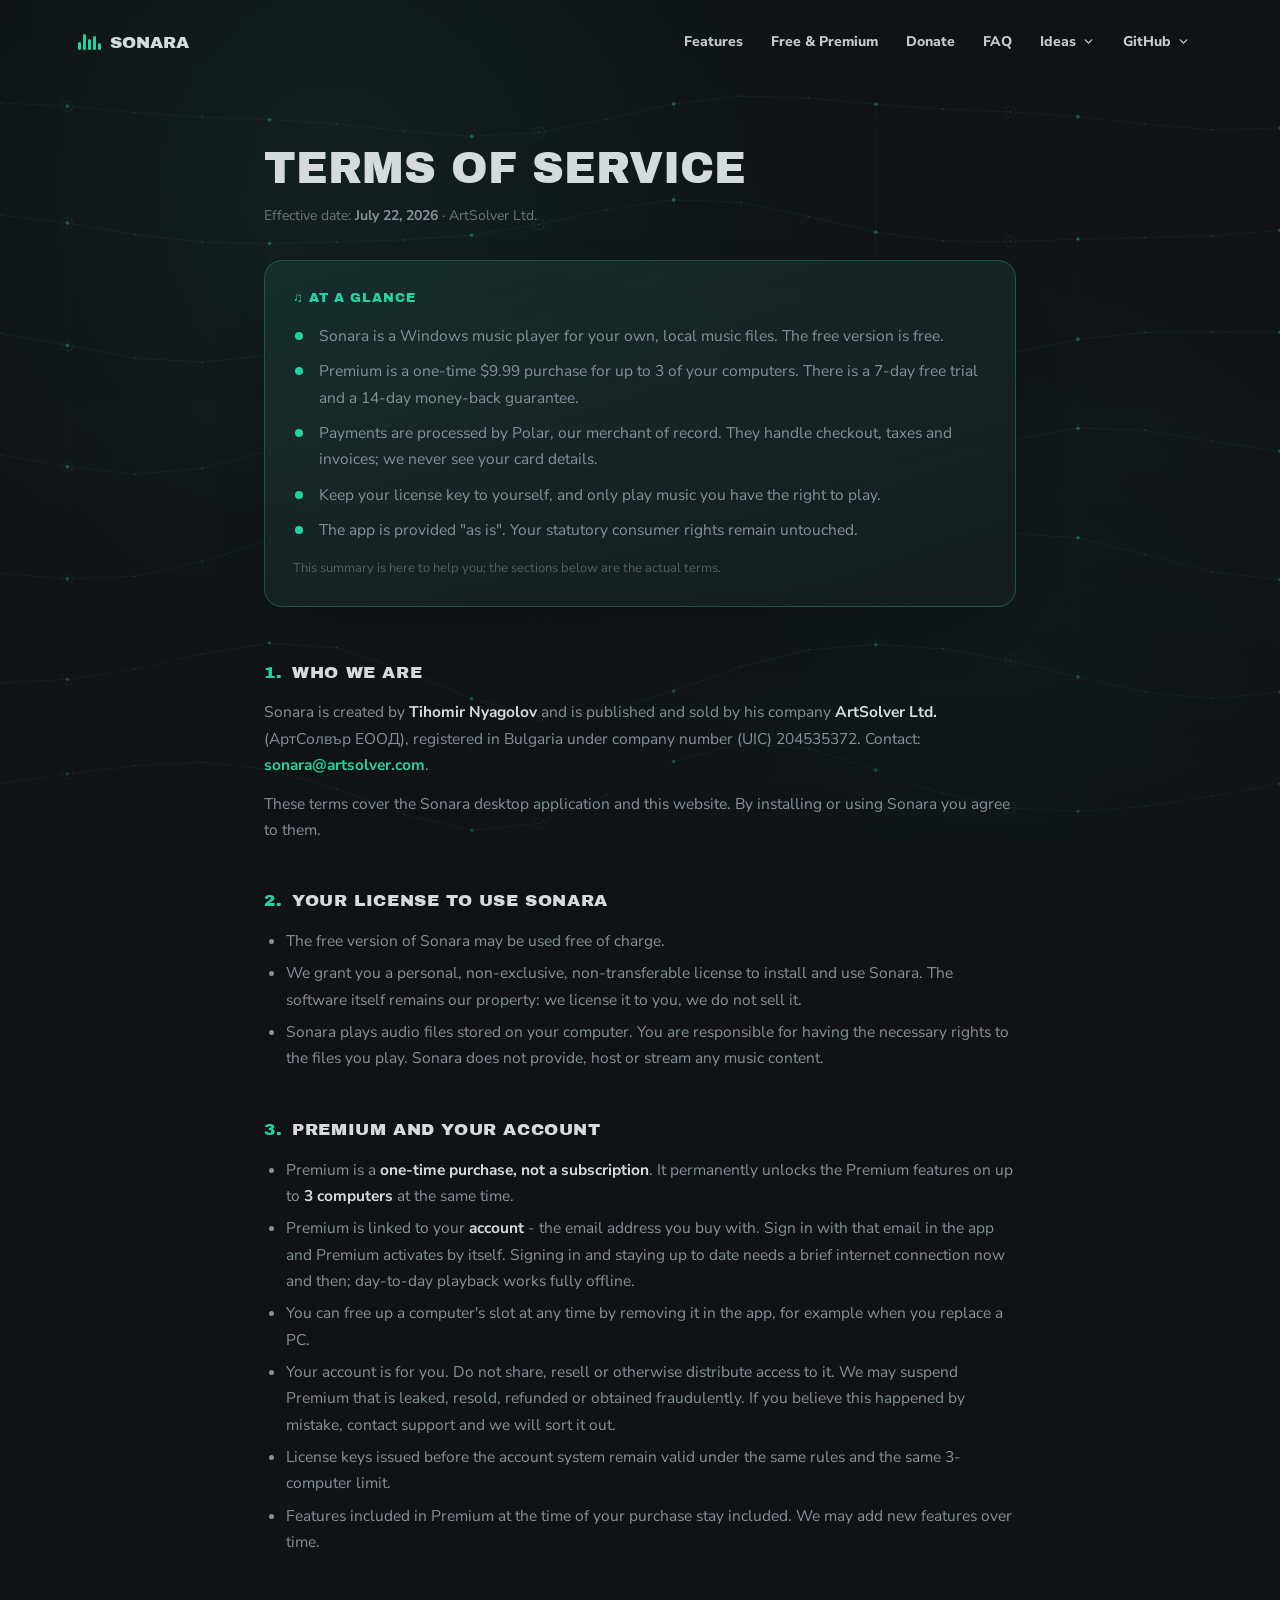
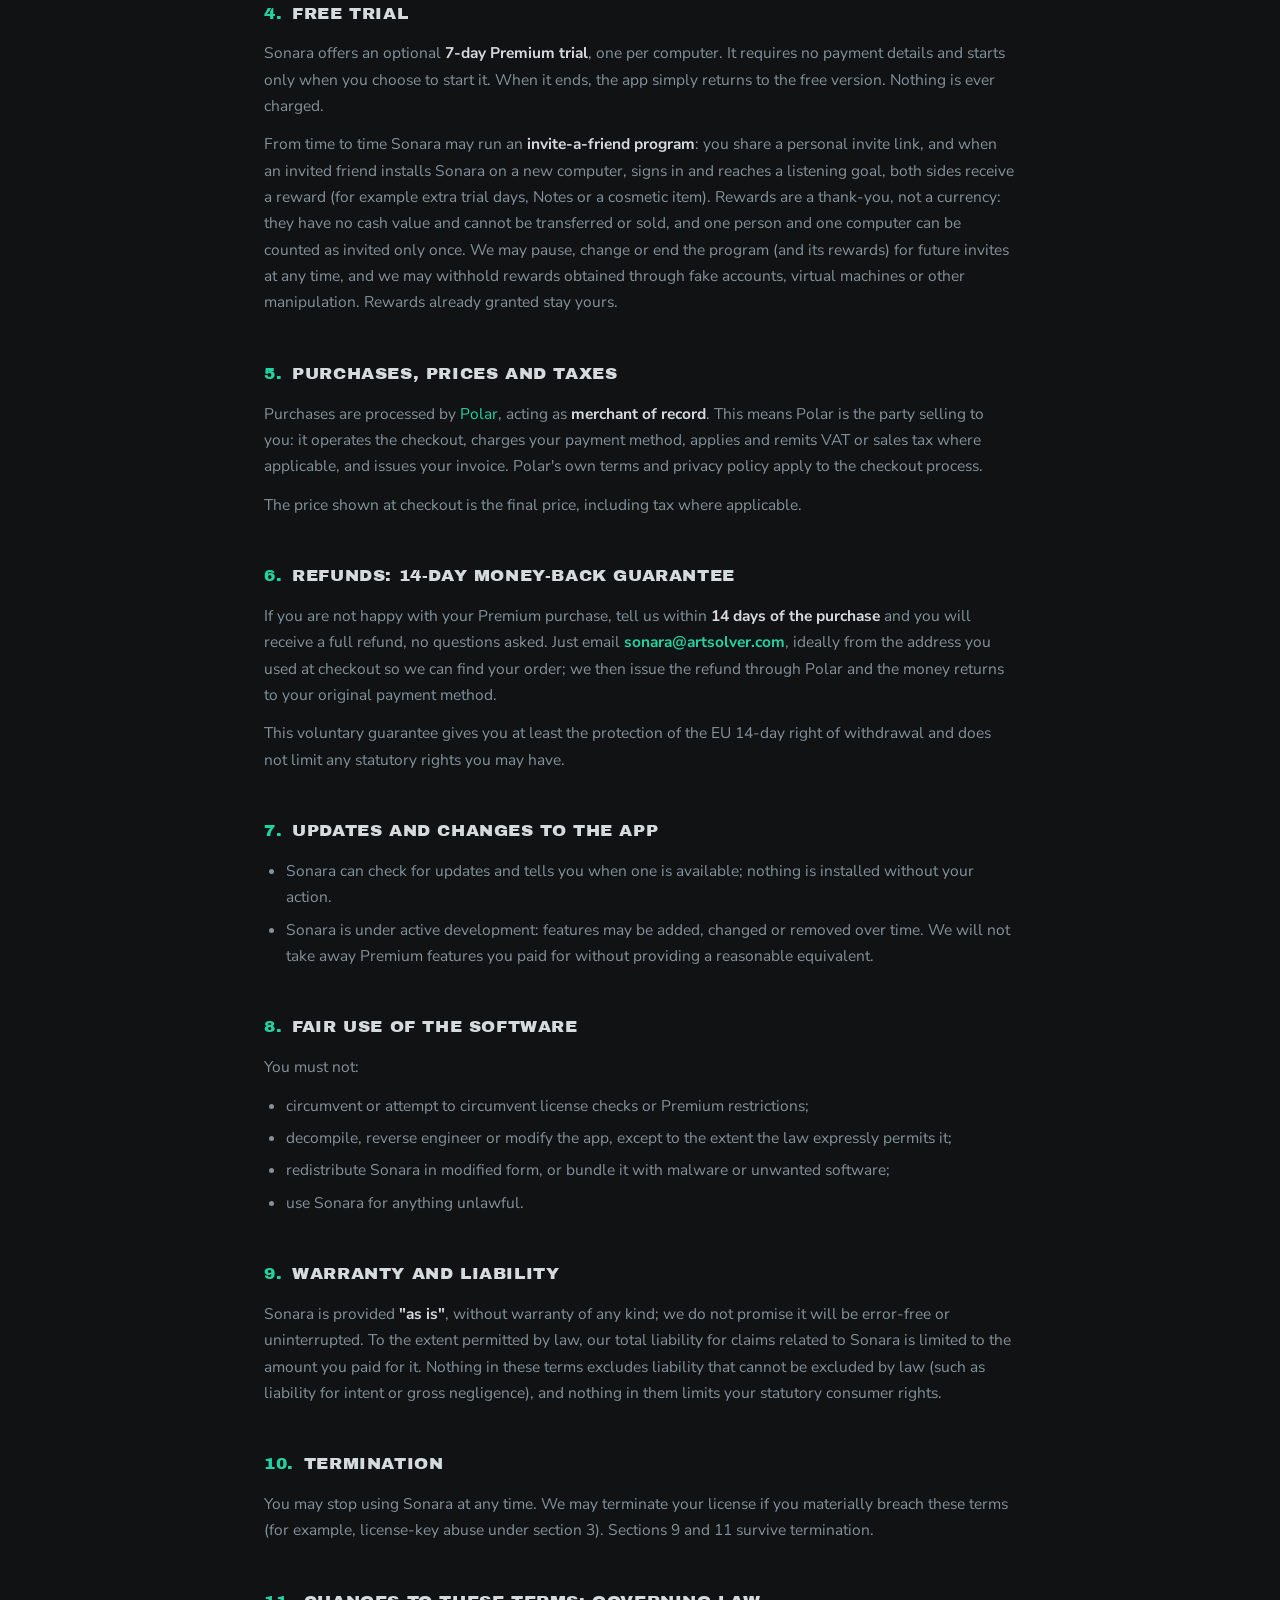
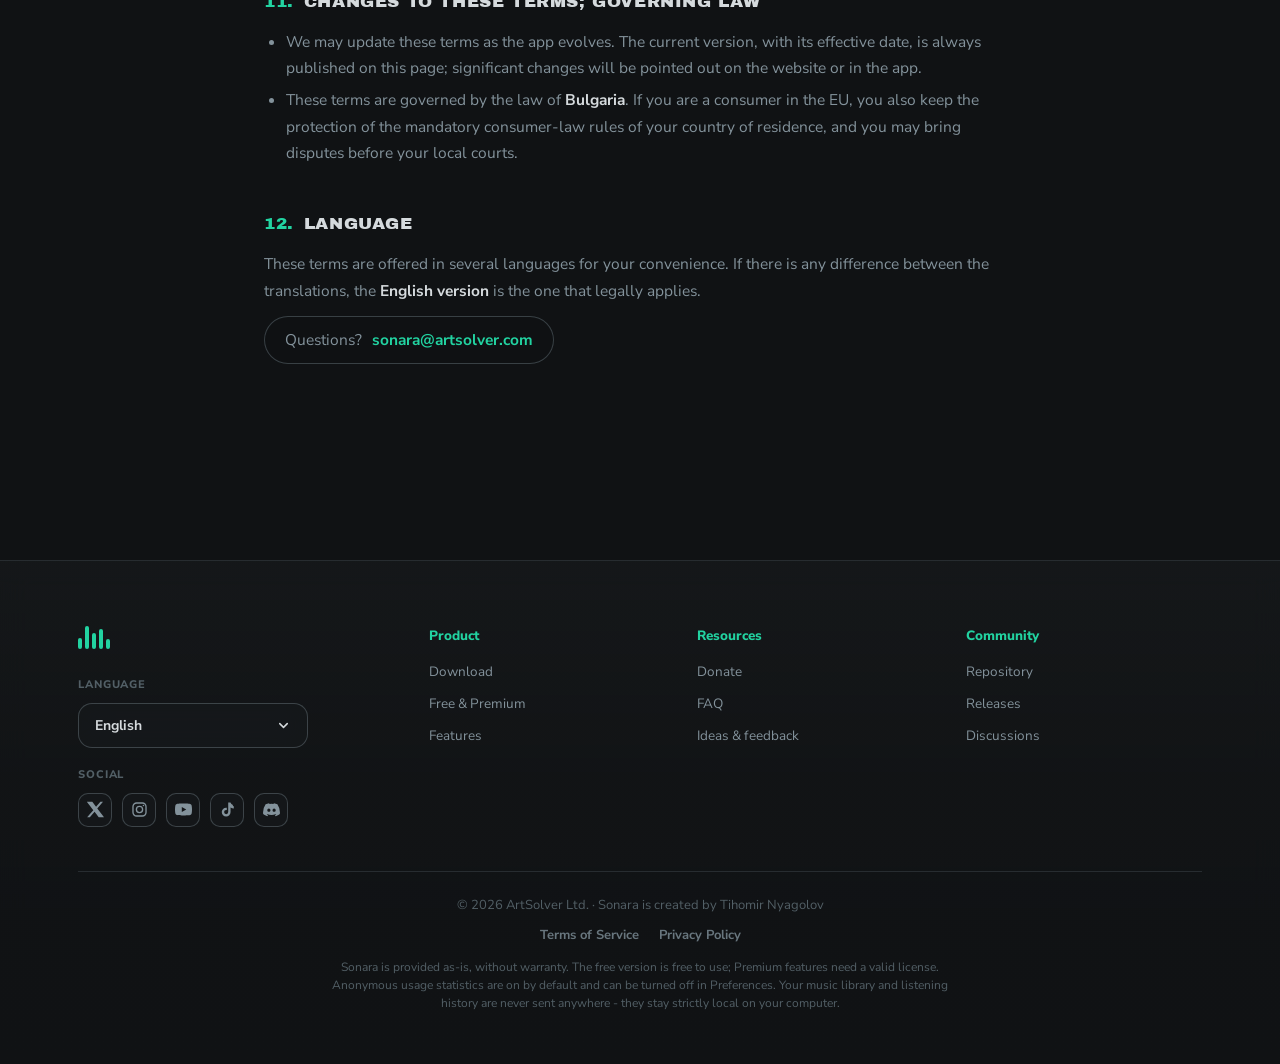
<file: terms.html>
<!DOCTYPE html>
<html lang="en">
<head>
  <meta charset="UTF-8" />
  <meta name="viewport" content="width=device-width, initial-scale=1.0" />
  <title>Terms of Service - Sonara</title>
  <meta name="description" content="Terms of Service for Sonara, the local-first music player for Windows." />
  <!-- Legal pages (Deep AIR visual layer approved 2026-07-29; legal copy unchanged).
       Effective 2026-07-08. English is the AUTHORITATIVE version and lives in
       this HTML (no-JS safe). Translations live in legal-i18n.js and are painted
       in by the script at the bottom; the language is GLOBAL via site-lang.js.
       Wording source of truth: .work/Legal/terms-en.md; process: LEGAL-PLAN.md. -->
  <link rel="preconnect" href="https://fonts.googleapis.com" />
  <link rel="preconnect" href="https://fonts.gstatic.com" crossorigin />
  <link href="https://fonts.googleapis.com/css2?family=Archivo+Black&family=Nunito+Sans:opsz,wght@6..12,400;6..12,600;6..12,700;6..12,800&display=swap" rel="stylesheet" />
  <script src="site-config.js"></script>
  <script src="site-lang.js"></script>
  <script src="legal-i18n.js"></script>
  <!-- Shared single-source chrome: the brand lockup + the full home-style
       nav and footer (site-chrome.js renders both into #site-nav / #site-footer). -->
  <script src="site-brand.js"></script>
  <script src="site-chrome.js"></script>
  <style>
    :root {
      --bg: #08091a;
      --bg-card: #141737;
      --glass: rgba(24, 27, 60, 0.45);
      --glass-strong: rgba(20, 23, 55, 0.72);
      --glass-border: rgba(133, 145, 235, 0.16);
      --border: #2b2f5c;
      --text: #c3c6e2;
      --text-strong: #ffffff;
      --text-secondary: #aab0dd;
      --text-muted: #8489b8;
      --text-faint: #666c9e;
      --accent: #22D3A1;
      --accent-violet: #8f66ff;
      --on-accent: #04160b;
      --glow-1: rgba(34, 211, 161, 0.17);
      --glow-2: rgba(143, 102, 255, 0.15);
      --font-sans: "Nunito Sans", "Segoe UI", system-ui, sans-serif;
      --font-display: "Archivo Black", "Arial Black", sans-serif;
    }
    * { margin: 0; padding: 0; box-sizing: border-box; }
    html { scrollbar-color: #2b2f5c #0a0b20; }
    ::-webkit-scrollbar { width: 12px; }
    ::-webkit-scrollbar-track { background: #0a0b20; }
    ::-webkit-scrollbar-thumb { background: #2b2f5c; border-radius: 999px; border: 3px solid #0a0b20; }
    body { background: var(--bg); color: var(--text); font-family: var(--font-sans); line-height: 1.7; -webkit-font-smoothing: antialiased; }
    a { color: var(--accent); text-decoration: none; }
    a:hover { text-decoration: underline; }
    .d { font-family: var(--font-display); font-weight: 400; text-transform: uppercase; color: var(--text-strong); line-height: 1.1; }
    .site-background { position: fixed; inset: 0; z-index: 0; pointer-events: none;
      background:
        radial-gradient(circle at 50% -20%, var(--glow-1), transparent 40%),
        radial-gradient(circle at 22% 24%, var(--glow-1), transparent 52%),
        radial-gradient(circle at 80% 12%, var(--glow-2), transparent 46%),
        radial-gradient(circle at 24% 86%, var(--glow-2), transparent 46%),
        linear-gradient(180deg, #0b0d26 0%, #08091a 46%, #060714 100%); }
    .wrap { position: relative; z-index: 1; max-width: 800px; margin: 0 auto; padding: 0 24px 70px; }
    nav { display: flex; align-items: center; justify-content: space-between; padding: 26px 0 0; }
    nav .wordmark { font-size: 22px; letter-spacing: 0.5px; }
    nav .wordmark:hover { text-decoration: none; color: var(--accent); }
    nav .back { font-size: 14px; font-weight: 700; color: var(--text-secondary); border: 1px solid var(--glass-border); background: var(--glass); padding: 8px 16px; border-radius: 999px; }
    nav .back:hover { color: var(--text-strong); text-decoration: none; border-color: var(--accent); }
    header.page { margin: 60px 0 32px; }
    h1 { font-size: clamp(30px, 5vw, 44px); margin-bottom: 12px; }
    .meta { font-size: 14px; color: var(--text-muted); }
    .meta b { color: var(--text-secondary); font-weight: 700; }
    .plain { border-radius: 18px; padding: 26px 28px; margin: 0 0 46px;
      background: linear-gradient(160deg, rgba(34, 211, 161, 0.10), rgba(143, 102, 255, 0.07)), var(--glass);
      border: 1px solid rgba(34, 211, 161, 0.28); }
    .plain .label { font-family: var(--font-display); text-transform: uppercase; font-size: 13px; letter-spacing: 1px; color: var(--accent); margin-bottom: 14px; }
    .plain ul { list-style: none; }
    .plain li { padding-left: 26px; position: relative; margin: 9px 0; color: var(--text-secondary); font-size: 15.5px; }
    .plain li::before { content: ""; position: absolute; left: 2px; top: 9px; width: 8px; height: 8px; border-radius: 999px; background: var(--accent); }
    .plain .note { margin-top: 14px; font-size: 13px; color: var(--text-faint); }
    section.doc { margin: 0 0 38px; }
    section.doc h2 { font-family: var(--font-display); font-weight: 400; text-transform: uppercase; color: var(--text-strong); font-size: 17px; letter-spacing: 0.6px; margin-bottom: 12px; padding-top: 6px; }
    section.doc h2 .num { color: var(--accent); margin-right: 10px; }
    section.doc p { margin: 0 0 12px; font-size: 15.5px; }
    section.doc ul { margin: 0 0 12px 22px; font-size: 15.5px; }
    section.doc li { margin: 6px 0; }
    section.doc strong { color: var(--text-strong); font-weight: 700; }
    .email-js { color: var(--accent); font-weight: 700; cursor: pointer; }
    .email-js:hover { text-decoration: underline; }
    .contact { display: inline-flex; align-items: center; gap: 10px; background: var(--glass-strong); border: 1px solid var(--glass-border); border-radius: 999px; padding: 10px 20px; font-size: 15px; margin-top: 4px; }
    footer { position: relative; z-index: 1; border-top: 1px solid var(--glass-border); padding: 26px 24px 40px; text-align: center; font-size: 13px; color: var(--text-faint); }
    footer .links { margin-bottom: 14px; }
    footer .links a { color: var(--text-muted); margin: 0 12px; font-weight: 700; }
    footer .links a:hover { color: var(--accent); }
    .lang-pick { margin: 0 0 14px; }
    .lang-pick select {
      font-family: var(--font-sans); font-size: 13px; font-weight: 700; color: var(--text-secondary);
      background: var(--glass-strong); border: 1px solid var(--glass-border); border-radius: 999px;
      padding: 7px 30px 7px 16px; cursor: pointer; -webkit-appearance: none; appearance: none;
      background-image: url("data:image/svg+xml;utf8,<svg xmlns='http://www.w3.org/2000/svg' width='12' height='12' viewBox='0 0 24 24' fill='none' stroke='%238489b8' stroke-width='2.5' stroke-linecap='round'><path d='M6 9l6 6 6-6'/></svg>");
      background-repeat: no-repeat; background-position: right 12px center;
    }
    .lang-pick select:hover { color: var(--text-strong); border-color: var(--accent); }
    .lang-pick select option { background: var(--bg-card); color: var(--text); }
  </style>
  <link rel="stylesheet" href="site-deep-air.css" />
  <script src="site-wave.js" defer></script>
</head>
<body>
  <div class="site-background" aria-hidden="true"></div>

  <div id="site-nav"></div>

  <div class="wrap">
    <header class="page">
      <h1 class="d" data-legal="title">Terms of Service</h1>
      <p class="meta"><span data-legal="effLabel">Effective date:</span> <b data-legal="effDate">July 22, 2026</b> &middot; ArtSolver Ltd.</p>
    </header>

    <div class="plain">
      <div class="label" data-legal="plainLabel">&#9835; At a glance</div>
      <ul data-legal="plainList">
        <li>Sonara is a Windows music player for your own, local music files. The free version is free.</li>
        <li>Premium is a one-time <span data-sonara-price="usd">$9.99</span> purchase for up to 3 of your computers. There is a 7-day free trial and a 14-day money-back guarantee.</li>
        <li>Payments are processed by Polar, our merchant of record. They handle checkout, taxes and invoices; we never see your card details.</li>
        <li>Keep your license key to yourself, and only play music you have the right to play.</li>
        <li>The app is provided "as is". Your statutory consumer rights remain untouched.</li>
      </ul>
      <p class="note" data-legal="plainNote">This summary is here to help you; the sections below are the actual terms.</p>
    </div>

    <section class="doc">
      <h2><span class="num">1.</span><span data-legal="s1h">Who we are</span></h2>
      <div data-legal="s1b">
        <p>Sonara is created by <strong>Tihomir Nyagolov</strong> and is published and sold by his company <strong>ArtSolver Ltd.</strong> (&#1040;&#1088;&#1090;&#1057;&#1086;&#1083;&#1074;&#1098;&#1088; &#1045;&#1054;&#1054;&#1044;), registered in Bulgaria under company number (UIC) 204535372. Contact: <span class="email-js" role="link" tabindex="0"></span>.</p>
        <p>These terms cover the Sonara desktop application and this website. By installing or using Sonara you agree to them.</p>
      </div>
    </section>

    <section class="doc">
      <h2><span class="num">2.</span><span data-legal="s2h">Your license to use Sonara</span></h2>
      <div data-legal="s2b">
        <ul>
          <li>The free version of Sonara may be used free of charge.</li>
          <li>We grant you a personal, non-exclusive, non-transferable license to install and use Sonara. The software itself remains our property: we license it to you, we do not sell it.</li>
          <li>Sonara plays audio files stored on your computer. You are responsible for having the necessary rights to the files you play. Sonara does not provide, host or stream any music content.</li>
        </ul>
      </div>
    </section>

    <section class="doc">
      <h2><span class="num">3.</span><span data-legal="s3h">Premium and your account</span></h2>
      <div data-legal="s3b">
        <ul>
          <li>Premium is a <strong>one-time purchase, not a subscription</strong>. It permanently unlocks the Premium features on up to <strong>3 computers</strong> at the same time.</li>
          <li>Premium is linked to your <strong>account</strong> - the email address you buy with. Sign in with that email in the app and Premium activates by itself. Signing in and staying up to date needs a brief internet connection now and then; day-to-day playback works fully offline.</li>
          <li>You can free up a computer's slot at any time by removing it in the app, for example when you replace a PC.</li>
          <li>Your account is for you. Do not share, resell or otherwise distribute access to it. We may suspend Premium that is leaked, resold, refunded or obtained fraudulently. If you believe this happened by mistake, contact support and we will sort it out.</li>
          <li>License keys issued before the account system remain valid under the same rules and the same 3-computer limit.</li>
          <li>Features included in Premium at the time of your purchase stay included. We may add new features over time.</li>
        </ul>
      </div>
    </section>

    <section class="doc">
      <h2><span class="num">4.</span><span data-legal="s4h">Free trial</span></h2>
      <div data-legal="s4b">
        <p>Sonara offers an optional <strong>7-day Premium trial</strong>, one per computer. It requires no payment details and starts only when you choose to start it. When it ends, the app simply returns to the free version. Nothing is ever charged.</p>
        <p>From time to time Sonara may run an <strong>invite-a-friend program</strong>: you share a personal invite link, and when an invited friend installs Sonara on a new computer, signs in and reaches a listening goal, both sides receive a reward (for example extra trial days, Notes or a cosmetic item). Rewards are a thank-you, not a currency: they have no cash value and cannot be transferred or sold, and one person and one computer can be counted as invited only once. We may pause, change or end the program (and its rewards) for future invites at any time, and we may withhold rewards obtained through fake accounts, virtual machines or other manipulation. Rewards already granted stay yours.</p>
      </div>
    </section>

    <section class="doc">
      <h2><span class="num">5.</span><span data-legal="s5h">Purchases, prices and taxes</span></h2>
      <div data-legal="s5b">
        <p>Purchases are processed by <a href="https://polar.sh" rel="noopener">Polar</a>, acting as <strong>merchant of record</strong>. This means Polar is the party selling to you: it operates the checkout, charges your payment method, applies and remits VAT or sales tax where applicable, and issues your invoice. Polar's own terms and privacy policy apply to the checkout process.</p>
        <p>The price shown at checkout is the final price, including tax where applicable.</p>
      </div>
    </section>

    <section class="doc">
      <h2><span class="num">6.</span><span data-legal="s6h">Refunds: 14-day money-back guarantee</span></h2>
      <div data-legal="s6b">
        <p>If you are not happy with your Premium purchase, tell us within <strong>14 days of the purchase</strong> and you will receive a full refund, no questions asked. Just email <span class="email-js" role="link" tabindex="0"></span>, ideally from the address you used at checkout so we can find your order; we then issue the refund through Polar and the money returns to your original payment method.</p>
        <p>This voluntary guarantee gives you at least the protection of the EU 14-day right of withdrawal and does not limit any statutory rights you may have.</p>
      </div>
    </section>

    <section class="doc">
      <h2><span class="num">7.</span><span data-legal="s7h">Updates and changes to the app</span></h2>
      <div data-legal="s7b">
        <ul>
          <li>Sonara can check for updates and tells you when one is available; nothing is installed without your action.</li>
          <li>Sonara is under active development: features may be added, changed or removed over time. We will not take away Premium features you paid for without providing a reasonable equivalent.</li>
        </ul>
      </div>
    </section>

    <section class="doc">
      <h2><span class="num">8.</span><span data-legal="s8h">Fair use of the software</span></h2>
      <div data-legal="s8b">
        <p>You must not:</p>
        <ul>
          <li>circumvent or attempt to circumvent license checks or Premium restrictions;</li>
          <li>decompile, reverse engineer or modify the app, except to the extent the law expressly permits it;</li>
          <li>redistribute Sonara in modified form, or bundle it with malware or unwanted software;</li>
          <li>use Sonara for anything unlawful.</li>
        </ul>
      </div>
    </section>

    <section class="doc">
      <h2><span class="num">9.</span><span data-legal="s9h">Warranty and liability</span></h2>
      <div data-legal="s9b">
        <p>Sonara is provided <strong>"as is"</strong>, without warranty of any kind; we do not promise it will be error-free or uninterrupted. To the extent permitted by law, our total liability for claims related to Sonara is limited to the amount you paid for it. Nothing in these terms excludes liability that cannot be excluded by law (such as liability for intent or gross negligence), and nothing in them limits your statutory consumer rights.</p>
      </div>
    </section>

    <section class="doc">
      <h2><span class="num">10.</span><span data-legal="s10h">Termination</span></h2>
      <div data-legal="s10b">
        <p>You may stop using Sonara at any time. We may terminate your license if you materially breach these terms (for example, license-key abuse under section 3). Sections 9 and 11 survive termination.</p>
      </div>
    </section>

    <section class="doc">
      <h2><span class="num">11.</span><span data-legal="s11h">Changes to these terms; governing law</span></h2>
      <div data-legal="s11b">
        <ul>
          <li>We may update these terms as the app evolves. The current version, with its effective date, is always published on this page; significant changes will be pointed out on the website or in the app.</li>
          <li>These terms are governed by the law of <strong>Bulgaria</strong>. If you are a consumer in the EU, you also keep the protection of the mandatory consumer-law rules of your country of residence, and you may bring disputes before your local courts.</li>
        </ul>
      </div>
    </section>

    <section class="doc">
      <h2><span class="num">12.</span><span data-legal="s12h">Language</span></h2>
      <div data-legal="s12b">
        <p>These terms are offered in several languages for your convenience. If there is any difference between the translations, the <strong>English version</strong> is the one that legally applies.</p>
        <p class="contact">Questions? <span class="email-js" role="link" tabindex="0"></span></p>
      </div>
    </section>
  </div>

  <!-- Global footer (single source): language picker + Home + Terms/Privacy +
       ©/fine-print, shared with the invite page and future pages. -->
  <div id="site-footer"></div>

  <script>
    // Legal-page painter. English is the DOM default (authoritative, no-JS
    // safe); we snapshot it, then paint the selected language from
    // legal-i18n.js. Language is GLOBAL via site-lang.js. Dynamic bits (price,
    // anti-scraper email, year) are refilled after every repaint.
    (function () {
      var DOC = 'terms';
      var dict = (window.LEGAL_I18N && window.LEGAL_I18N[DOC]) || {};
      var nodes = document.querySelectorAll('[data-legal]');
      var EN = {};
      nodes.forEach(function (el) { EN[el.getAttribute('data-legal')] = el.innerHTML; });

      var EMAIL_U = 'sonara', EMAIL_D = 'artsolver.com';
      function mailto() { location.href = 'mailto:' + EMAIL_U + '@' + EMAIL_D; }
      function fillDynamic() {
        var cfg = window.SONARA_CONFIG || {};
        document.querySelectorAll('[data-sonara-price]').forEach(function (el) {
          var c = el.getAttribute('data-sonara-price') || 'usd';
          el.textContent = (c === 'eur') ? cfg.priceEUR : (cfg.promoPriceUSD || cfg.priceUSD) || el.textContent;
        });
        document.querySelectorAll('.email-js').forEach(function (el) {
          el.textContent = EMAIL_U + '@' + EMAIL_D;
          if (!el.dataset.wired) {
            el.dataset.wired = '1';
            el.addEventListener('click', mailto);
            el.addEventListener('keydown', function (e) { if (e.key === 'Enter') mailto(); });
          }
        });
        var y = document.getElementById('year');
        if (y) y.textContent = new Date().getFullYear();
      }

      function applyLang(lang) {
        var t = (lang === 'en') ? EN : (dict[lang] || null);
        nodes.forEach(function (el) {
          var k = el.getAttribute('data-legal');
          var val = (t && t[k] != null) ? t[k] : EN[k];
          if (val != null) el.innerHTML = val;
        });
        fillDynamic();
        document.documentElement.setAttribute('lang', lang);
      }

      // The shared chrome (site-chrome.js) owns the language PICKER + the
      // global persistence; it fires `sonara:lang` when the visitor switches -
      // repaint the legal content to match.
      window.addEventListener('sonara:lang', function (e) { applyLang(e.detail); });

      applyLang(SonaraLang.detect());
      SonaraLang.detectAsyncIp(function (byIp) { applyLang(byIp); });
    })();
  </script>
  <!-- GoatCounter: privacy-friendly, cookieless page analytics (no cookie banner needed). -->
  <script data-goatcounter="https://sonara-player.goatcounter.com/count"
          async src="//gc.zgo.at/count.js"></script>
</body>
</html>
</file>
<file: site-deep-air.css>
:root {
  color-scheme: dark;
  --bg: #101214;
  --bg-card: #171a1c;
  --bg-elevated: #242a2d;
  --glass: rgba(23, 26, 28, 0.68);
  --glass-strong: rgba(16, 18, 20, 0.86);
  --glass-border: rgba(131, 146, 155, 0.36);
  --blur-glass: blur(14px) saturate(1.08);
  --border: #525f66;
  --border-soft: rgba(82, 95, 102, 0.34);
  --chip-border: rgba(131, 146, 155, 0.3);
  --text: #83929b;
  --text-strong: #d5dadd;
  --text-secondary: #83929b;
  --text-muted: #68767e;
  --text-faint: #525f66;
  --accent: #22d3a1;
  --accent-violet: #22d3a1;
  --on-accent: #04160b;
  --glow-1: rgba(34, 211, 161, 0.12);
  --glow-2: rgba(34, 211, 161, 0.07);
  --font-sans: "Nunito Sans", "Segoe UI", system-ui, sans-serif;
  --font-display: "Archivo Black", "Arial Black", sans-serif;
}

html {
  scrollbar-color: #525f66 #101214;
}

body {
  background: var(--bg);
}

::-webkit-scrollbar-track {
  background: #101214;
}

::-webkit-scrollbar-thumb {
  background: #525f66;
  border-color: #101214;
}

::-webkit-scrollbar-thumb:hover {
  background: #83929b;
}

.lang-menu {
  scrollbar-color: rgba(131, 146, 155, 0.48) transparent;
}

.lang-menu::-webkit-scrollbar-thumb {
  background: rgba(131, 146, 155, 0.42);
}

.lang-menu::-webkit-scrollbar-thumb:hover {
  background: rgba(131, 146, 155, 0.62);
}

.site-background {
  position: fixed;
  inset: 0;
  z-index: 0;
  overflow: hidden;
  pointer-events: none;
  background:
    radial-gradient(circle at 26% 18%, rgba(34, 211, 161, 0.075), transparent 44%),
    radial-gradient(circle at 78% 76%, rgba(34, 211, 161, 0.045), transparent 48%),
    linear-gradient(180deg, #101214 0%, #121416 46%, #101214 100%);
}

.site-background::after {
  content: "";
  position: absolute;
  inset: 0;
  z-index: 2;
  background:
    linear-gradient(90deg, rgba(16, 18, 20, 0.16), transparent 24%, transparent 76%, rgba(16, 18, 20, 0.16)),
    linear-gradient(180deg, rgba(16, 18, 20, 0.03), transparent 48%, rgba(16, 18, 20, 0.26));
}

.site-background canvas[data-site-wave] {
  position: absolute;
  inset: 0;
  z-index: 1;
  display: block;
  width: 100%;
  height: 100%;
  opacity: 0.96;
  contain: strict;
}

.panel--mint,
.panel--violet,
.panel--rose {
  --ptint: rgba(34, 211, 161, 0.11);
}

:is(
  .panel,
  .card,
  .tier,
  .support-block,
  .faq-item,
  .menu,
  .lang-menu,
  .dl-mini,
  .language-list button,
  .contact,
  .lang-pick select
) {
  border-color: var(--glass-border);
  backdrop-filter: var(--blur-glass);
  -webkit-backdrop-filter: var(--blur-glass);
  box-shadow: 0 24px 58px -42px rgba(0, 0, 0, 0.92);
}

:is(.panel, .card, .tier, .support-block, .faq-item, .dl-mini, .language-list button) {
  background: var(--glass);
}

:is(.menu, .lang-menu, .contact, .lang-pick select) {
  background-color: var(--glass-strong);
}

.plain {
  background:
    linear-gradient(160deg, rgba(34, 211, 161, 0.11), rgba(34, 211, 161, 0.025)),
    var(--glass);
  border-color: rgba(34, 211, 161, 0.28);
  backdrop-filter: var(--blur-glass);
  -webkit-backdrop-filter: var(--blur-glass);
  box-shadow: 0 24px 58px -42px rgba(0, 0, 0, 0.92);
}

.copy-btn {
  background: color-mix(in srgb, var(--bg-elevated) 76%, transparent);
  border-color: var(--glass-border);
}

.copy-btn:hover {
  background: color-mix(in srgb, var(--bg-elevated) 92%, var(--accent) 8%);
}

:is(nav .links > a, .nav-item > a):hover {
  background: color-mix(in srgb, var(--accent) 11%, transparent);
}

:is(.lang-btn, .fgrid .social a) {
  background: var(--glass);
  border-color: var(--glass-border);
  backdrop-filter: var(--blur-glass);
  -webkit-backdrop-filter: var(--blur-glass);
}

footer,
.sc-foot {
  background:
    linear-gradient(180deg, rgba(23, 26, 28, 0.72) 0%, rgba(18, 20, 22, 0.92) 46%, #101214 100%);
  border-top-color: var(--border-soft);
  backdrop-filter: var(--blur-glass);
  -webkit-backdrop-filter: var(--blur-glass);
  box-shadow: 0 220px 0 0 #101214;
}

.legal,
.sc-legal {
  border-top-color: var(--border-soft);
}

@supports not ((backdrop-filter: blur(1px)) or (-webkit-backdrop-filter: blur(1px))) {
  :is(
    .panel,
    .card,
    .tier,
    .faq-item,
    .support-block,
    .menu,
    .lang-menu,
    .dl-mini,
    .language-list button,
    .plain,
    .contact,
    .lang-pick select
  ) {
    background: #171a1c;
  }
}

@media (prefers-reduced-motion: reduce) {
  .site-background canvas[data-site-wave] {
    opacity: 0.72;
  }
}
</file>
